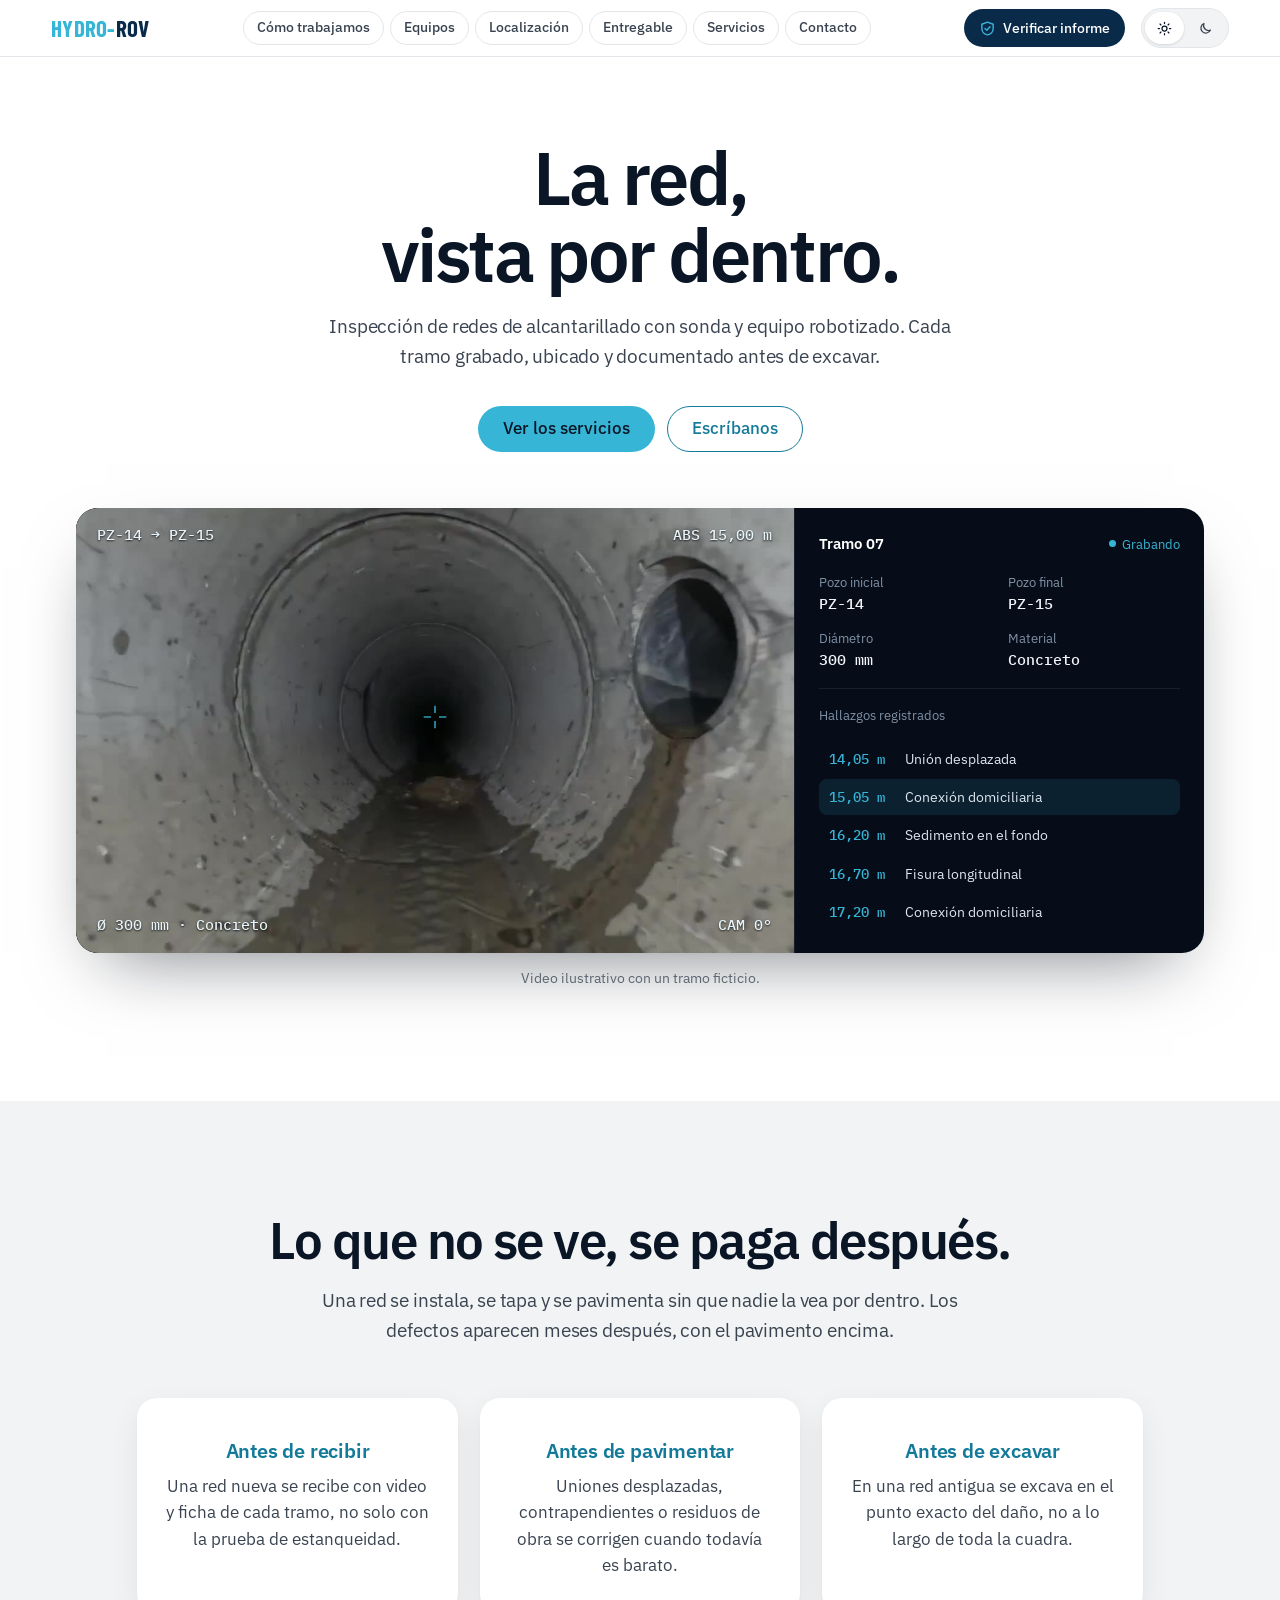
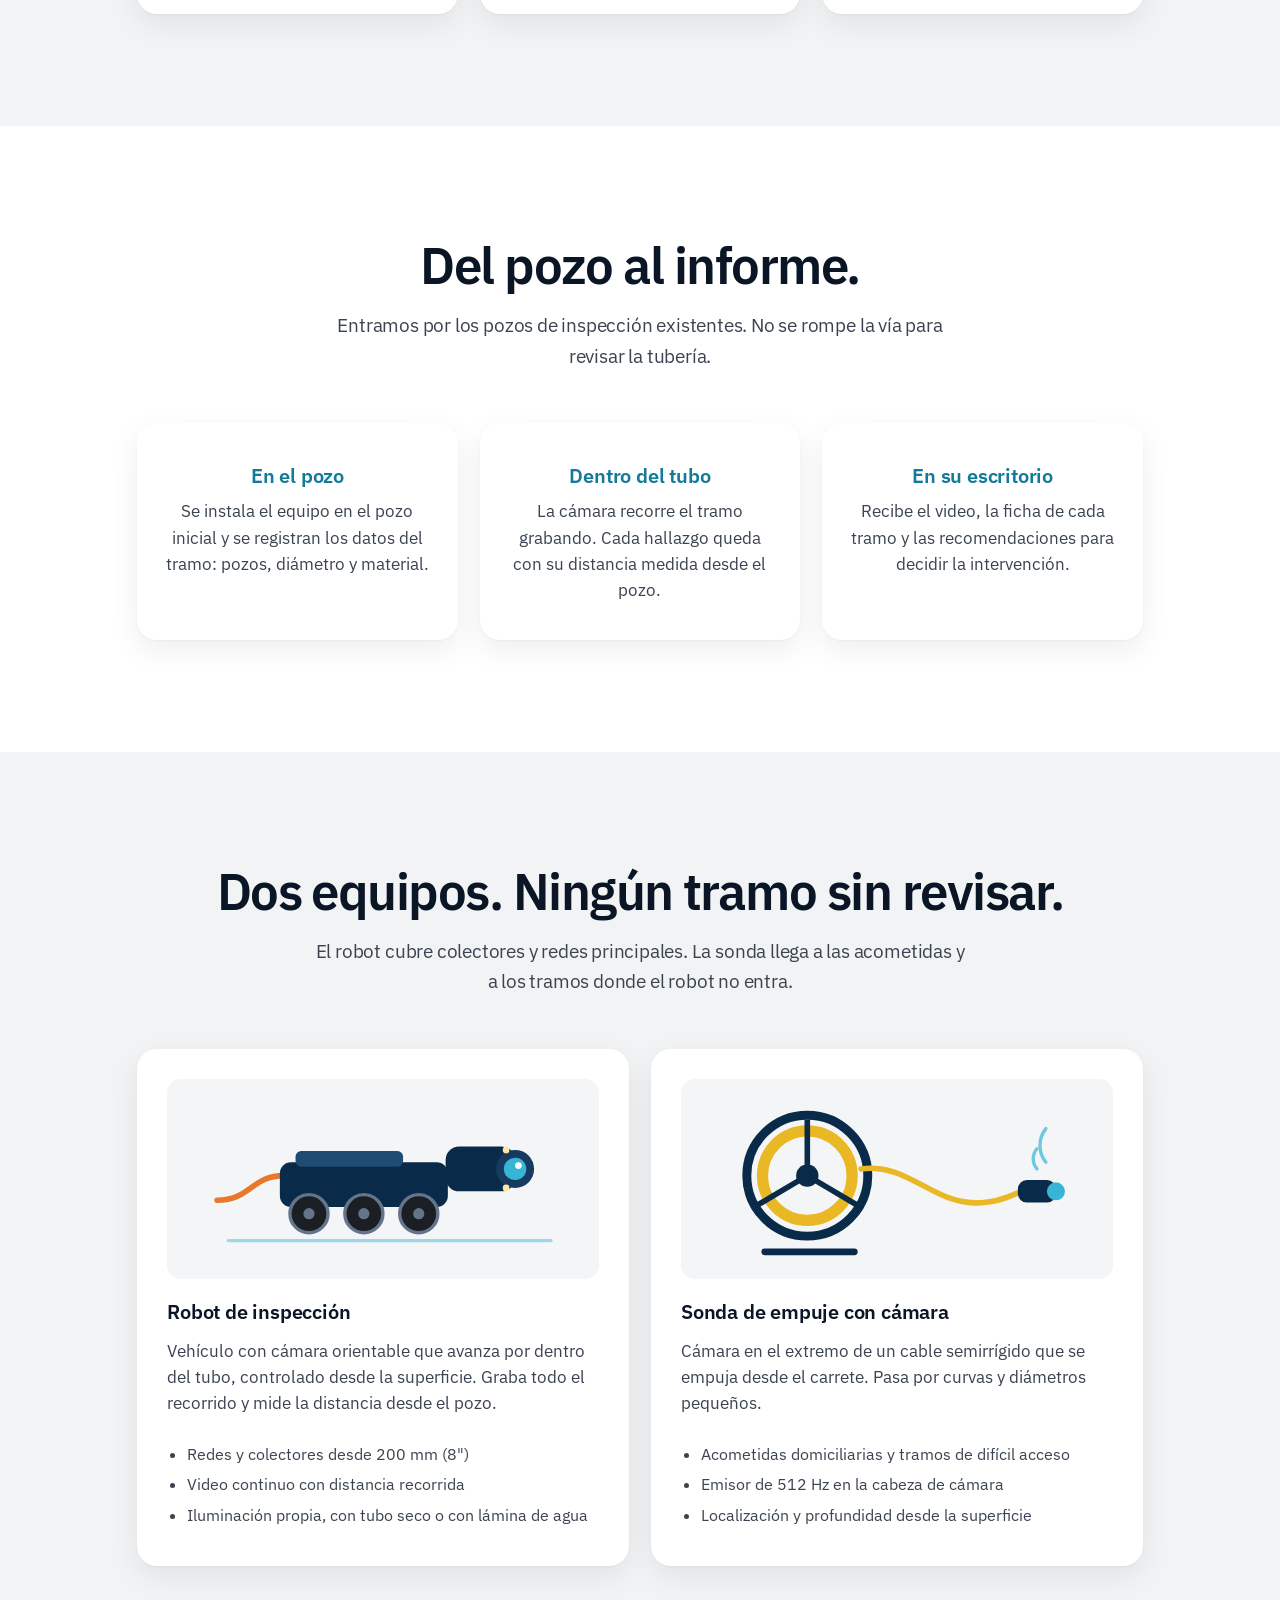
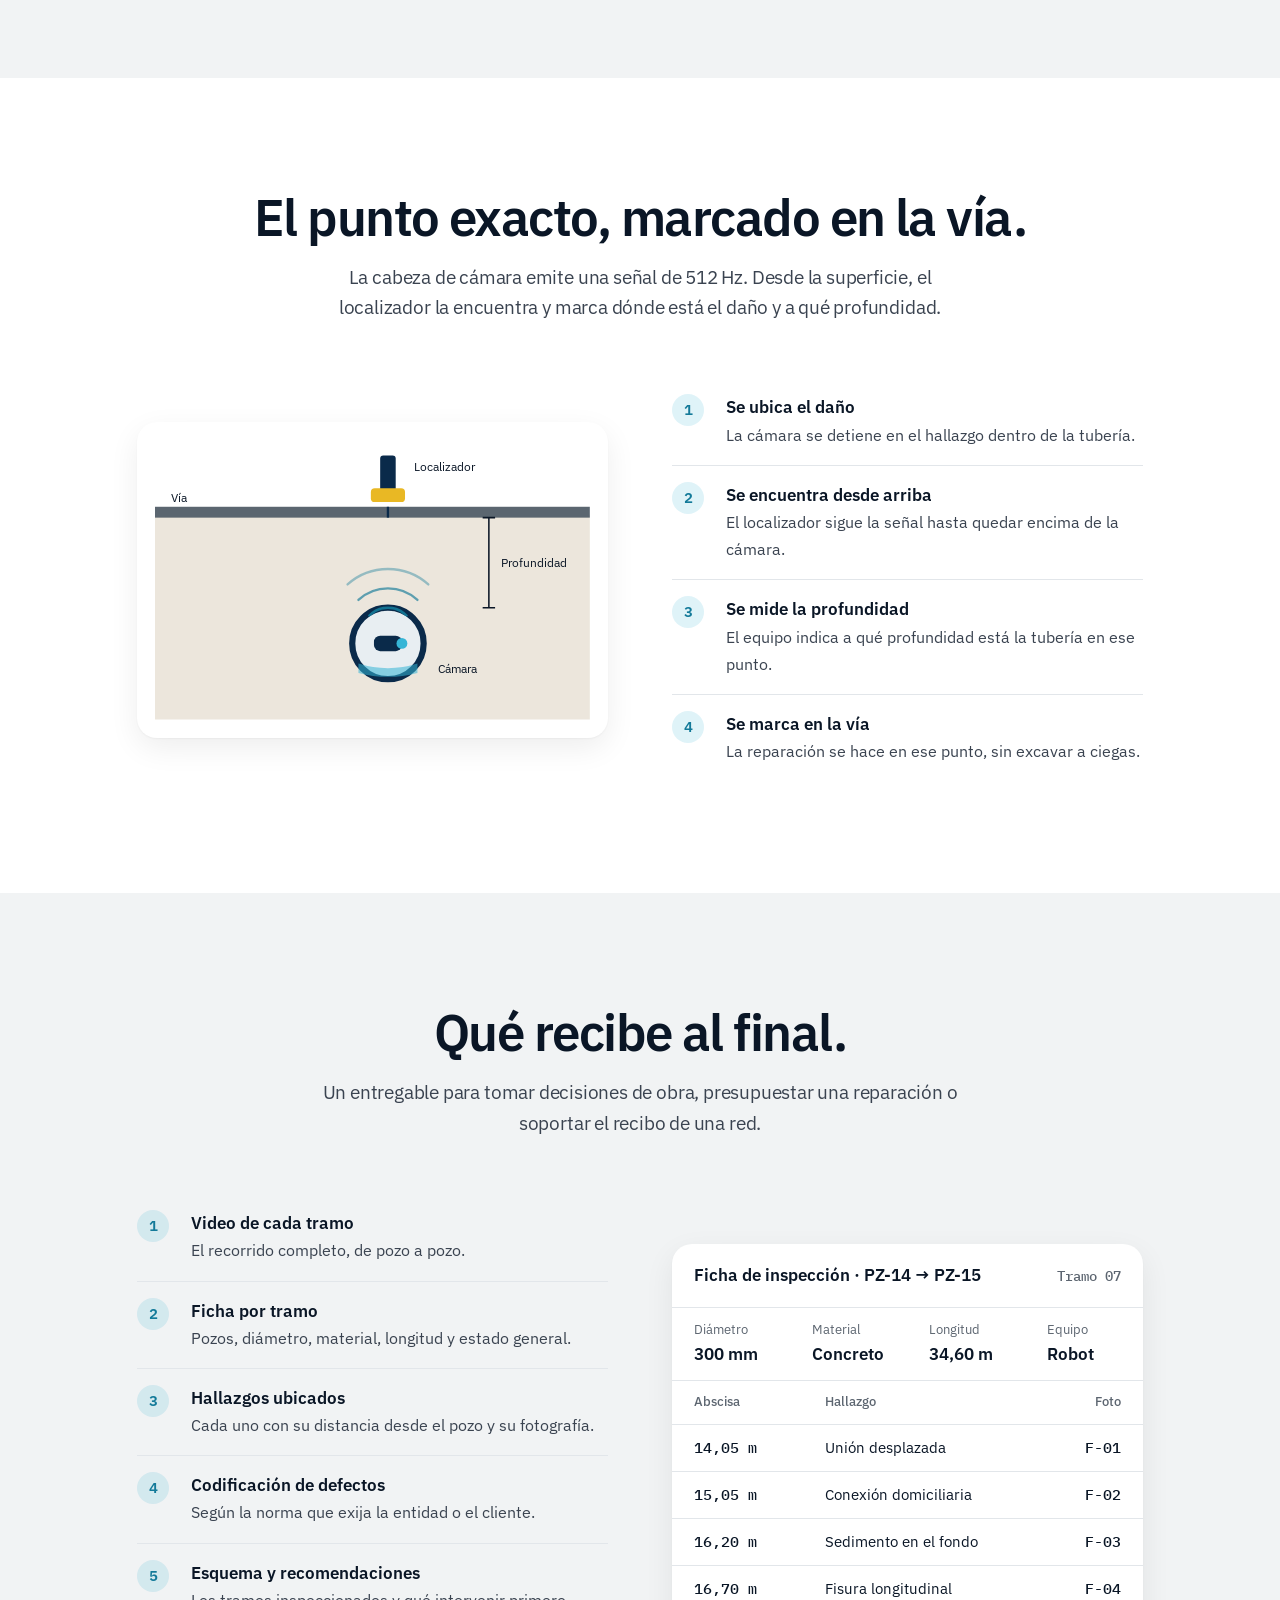
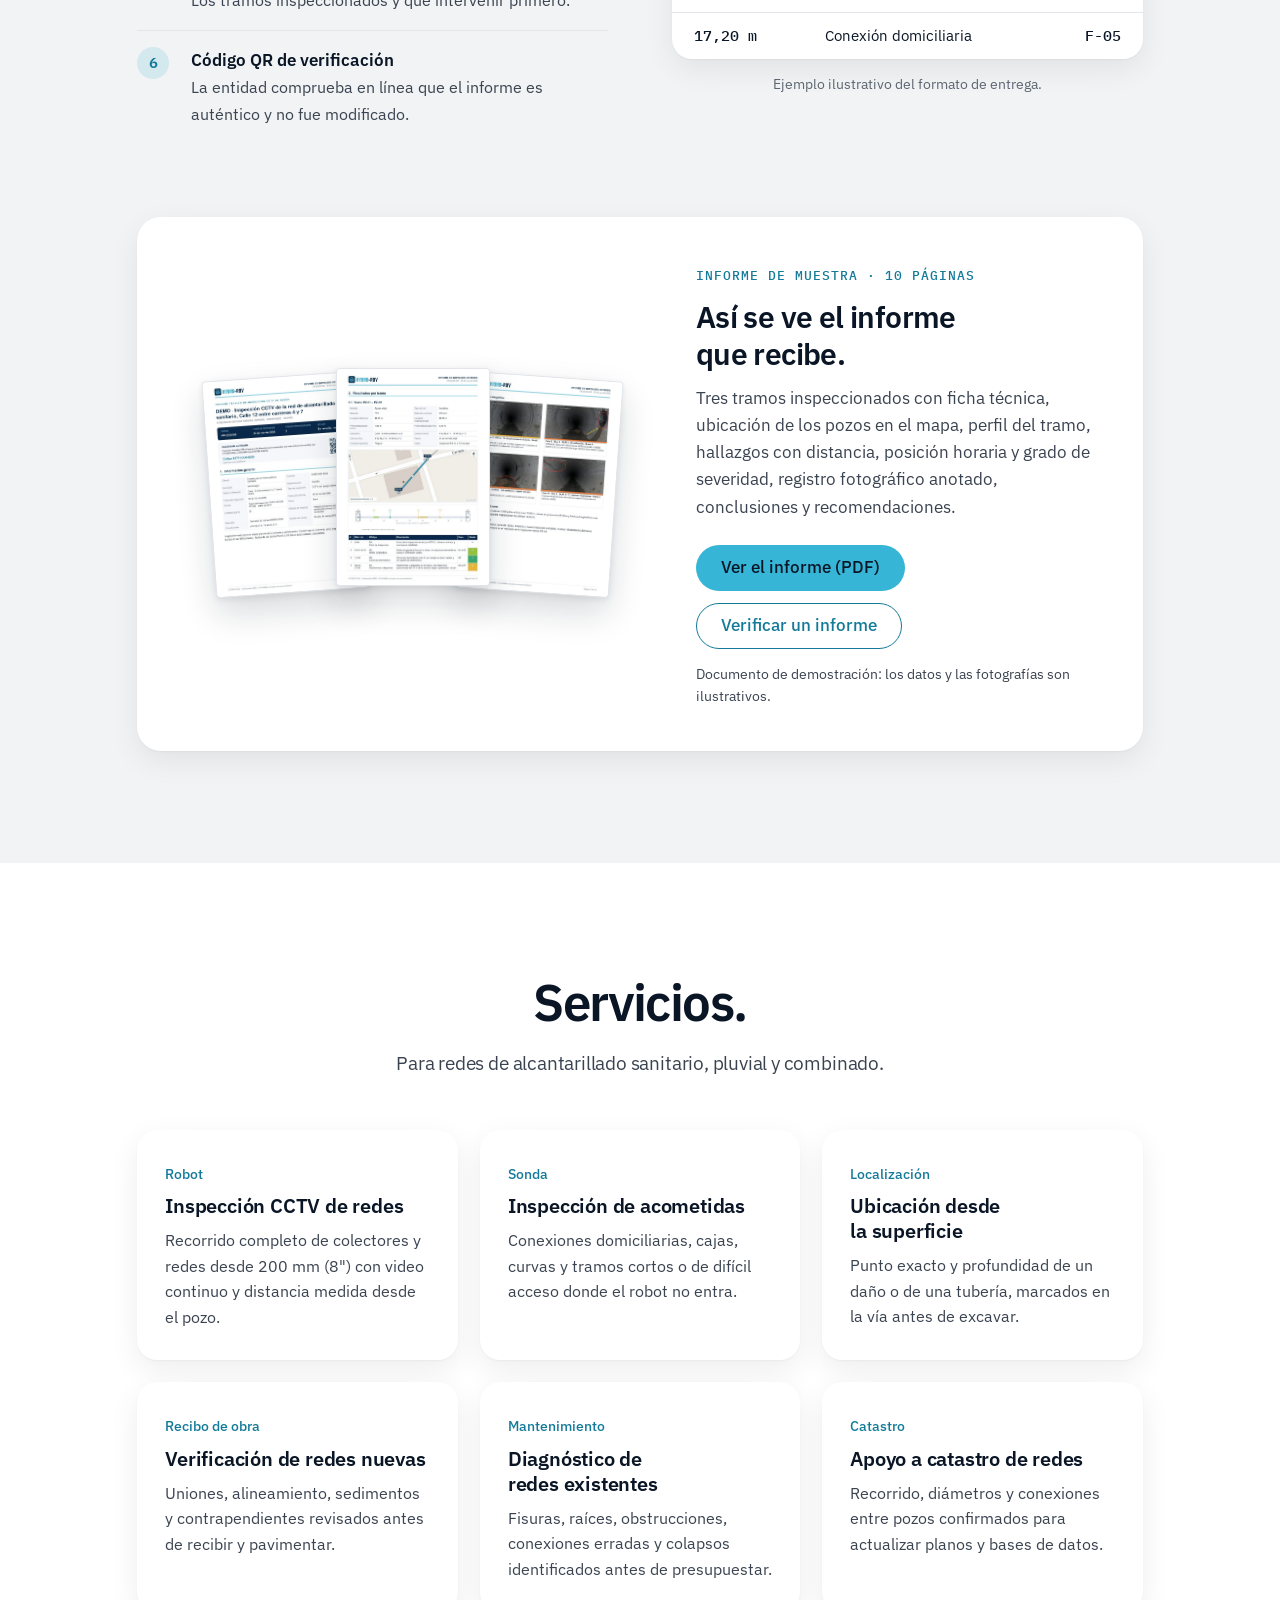
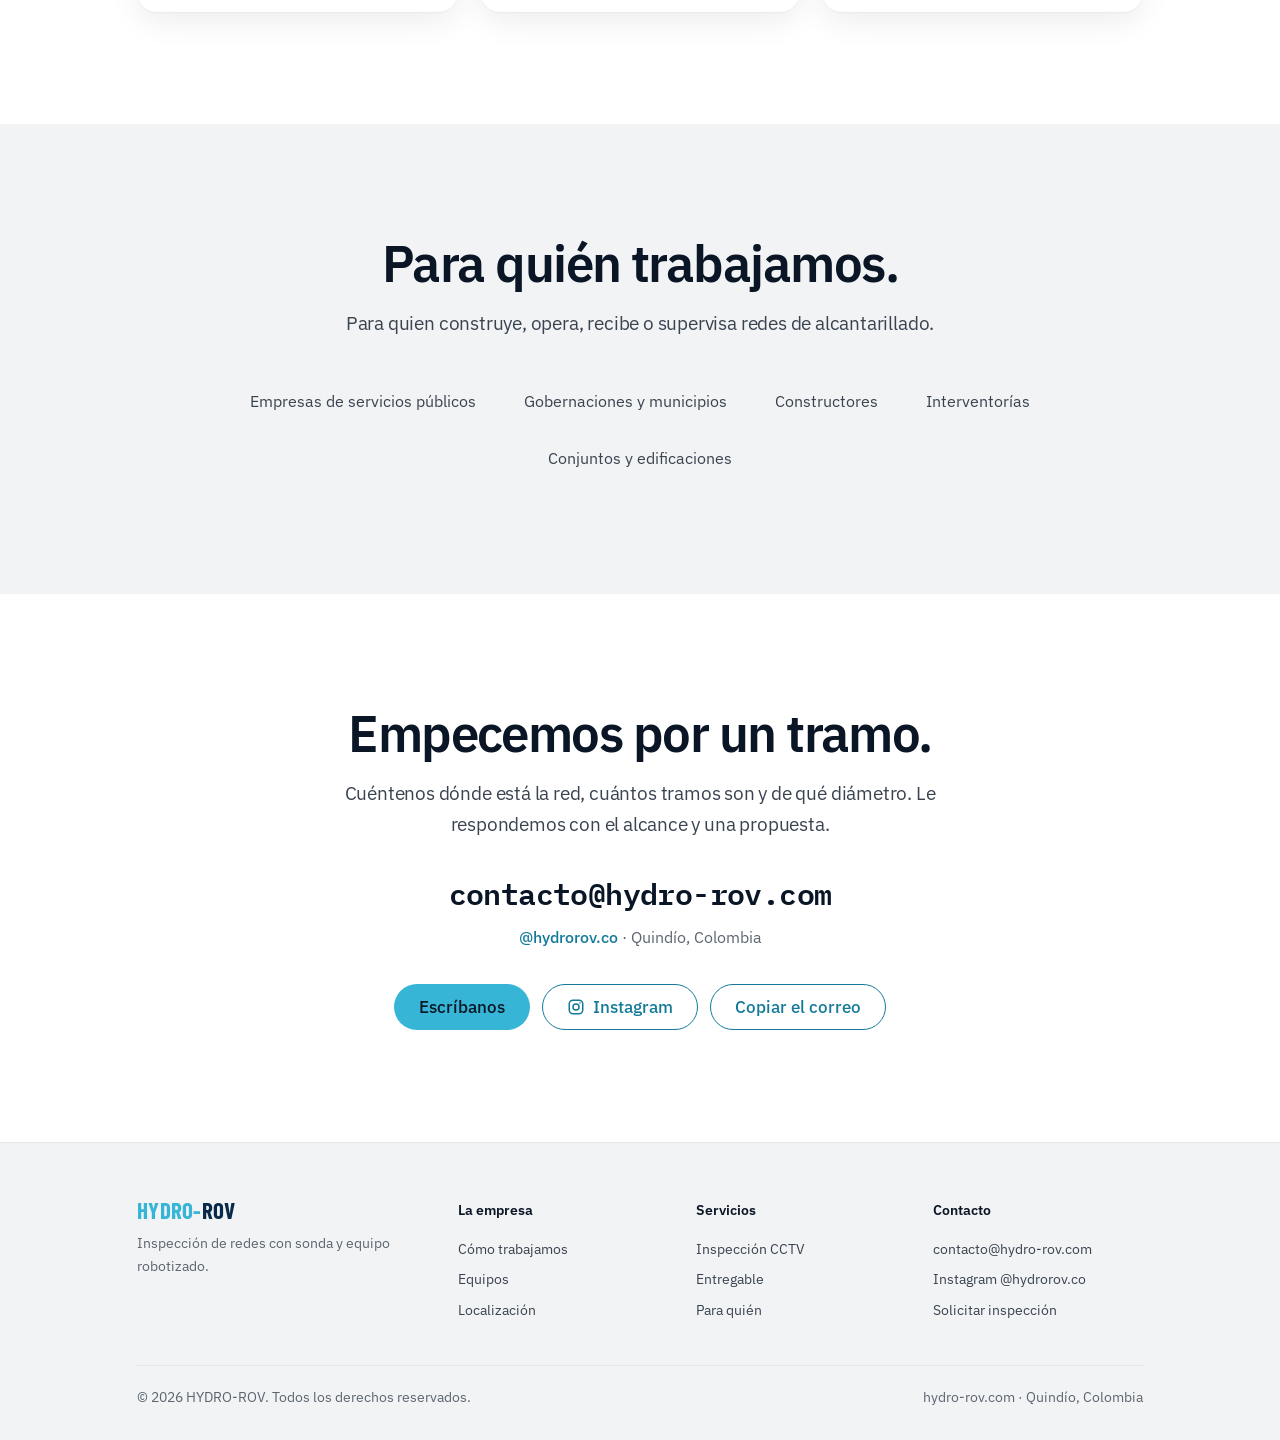
<file: index.html>
<!DOCTYPE html>
<html lang="es">
<head>
<meta charset="utf-8">
<meta name="viewport" content="width=device-width, initial-scale=1">
<title>HYDRO-ROV · Inspección de redes</title>
<meta name="description" content="HYDRO-ROV: inspección CCTV de redes de alcantarillado con sonda y equipo robotizado. Cada tramo grabado, ubicado y documentado. Quindío, Colombia.">
<meta property="og:title" content="HYDRO-ROV · La red, vista por dentro.">
<meta property="og:description" content="Inspección de redes de alcantarillado con sonda y equipo robotizado.">
<meta property="og:url" content="https://hydro-rov.com">
<meta name="theme-color" content="#0A1626">
<link rel="icon" href="data:image/svg+xml,%3Csvg xmlns='http://www.w3.org/2000/svg' viewBox='0 0 64 64'%3E%3Crect width='64' height='64' rx='14' fill='%230A2A4A'/%3E%3Ccircle cx='32' cy='32' r='19' fill='none' stroke='%2336B5D6' stroke-width='6'/%3E%3Cpath d='M17 40 Q32 33 47 40' fill='none' stroke='%2336B5D6' stroke-width='5' stroke-linecap='round'/%3E%3Ccircle cx='32' cy='29' r='5' fill='%23fff'/%3E%3C/svg%3E">
<link rel="preconnect" href="https://fonts.googleapis.com">
<link rel="preconnect" href="https://fonts.gstatic.com" crossorigin>
<link href="https://fonts.googleapis.com/css2?family=IBM+Plex+Sans:wght@400;500;600;700&family=IBM+Plex+Mono:wght@500&family=Barlow+Condensed:wght@700&display=swap" rel="stylesheet">
<style>
/* VOICE: sobrio, formal (usted), titulares cortos terminados en punto — la línea de info.eva-pmo.com.
   IDEA: la pantalla del operador CCTV: lo que la cámara ve dentro del tubo y los datos del tramo al lado.
   PICTURE: consola oscura con la vista del tubo; equipos y corte de la vía dibujados en tarjetas blancas.
   COLOUR and TYPE: blanco y gris claro alternos, tinta casi negra, cian y azul marino del logo; IBM Plex Sans.
   LAYOUT: secciones centradas, tarjetas blancas sobre gris, una evidencia grande por sección, pie en tres columnas. */
:root{color-scheme:light dark;
 --bg:light-dark(#FFFFFF,#070B14);--alt:light-dark(#F1F3F4,#0B111D);--tile:light-dark(#FFFFFF,#0F1727);
 --ink:light-dark(#0A1626,#E6EAF0);--sub:light-dark(#3A4350,#B4BECB);--mute:light-dark(#5C6570,#8C98A8);
 --line:light-dark(#E2E6EA,#1C2638);--teal:light-dark(#137A99,#5CC8E4);
 --cyan:#36B5D6;--navy:#0A2A4A;--console:#070D18;
 --shadow:0 1px 2px rgba(0,0,0,.04),0 10px 30px rgba(0,0,0,.07)}
:root[data-theme=light]{color-scheme:light}:root[data-theme=dark]{color-scheme:dark}
*{box-sizing:border-box;min-width:0}
html{scroll-behavior:smooth;scroll-padding-top:64px;overflow-x:clip}
body{margin:0;background:var(--bg);color:var(--ink);font:17px/1.6 "IBM Plex Sans",system-ui,-apple-system,"Segoe UI",Arial,sans-serif;overflow-x:clip;-webkit-font-smoothing:antialiased}
h1,h2,h3{margin:0;font-weight:600;text-wrap:balance}
h1{font-size:clamp(44px,7vw,74px);line-height:1.04;letter-spacing:-.035em}
h2{font-size:clamp(34px,4.6vw,51px);line-height:1.06;letter-spacing:-.03em}
h3{font-size:20px;line-height:1.25;letter-spacing:-.01em}
p{margin:0}a{color:inherit}
.wrap{max-width:1108px;margin:0 auto;padding:0 max(32px,4vw)}
.c{text-align:center}
.sec{padding:clamp(72px,9vw,112px) 0}
.sec.alt{background:var(--alt)}
.sub{font-size:19px;color:var(--sub);max-width:660px;margin:18px auto 0;letter-spacing:-.01em}
.mono{font-family:"IBM Plex Mono",ui-monospace,monospace;font-weight:500}
.note{font-size:14px;color:var(--mute);text-align:center;margin-top:14px}
.btns{display:flex;flex-wrap:wrap;gap:12px;justify-content:center;margin-top:34px}
.btn{display:inline-flex;align-items:center;justify-content:center;min-height:46px;padding:0 24px;border-radius:980px;font-family:inherit;font-weight:500;font-size:17px;line-height:1;text-decoration:none;cursor:pointer;border:1px solid transparent;transition:background .15s,border-color .15s}
.btn.pri{background:var(--cyan);color:#0A1626}.btn.pri:hover{background:#56C4E0}
.btn.gho{border-color:var(--teal);color:var(--teal);background:transparent}.btn.gho:hover{background:color-mix(in srgb,var(--teal) 8%,transparent)}
a:focus-visible,button:focus-visible{outline:3px solid var(--cyan);outline-offset:3px}

/* Barra */
header{position:sticky;top:0;z-index:30;border-bottom:1px solid var(--line)}
/* el vidrio esmerilado va en una capa aparte: un backdrop-filter en el propio header encierra el menú ☰ (position:fixed) dentro de los 56 px de la barra y no se ve */
header::before{content:"";position:absolute;inset:0;z-index:-1;background:color-mix(in srgb,var(--bg) 86%,transparent);backdrop-filter:saturate(180%) blur(14px);-webkit-backdrop-filter:saturate(180%) blur(14px)}
.bar{display:flex;align-items:center;justify-content:space-between;gap:16px;height:56px;max-width:1280px;margin:0 auto;padding:0 max(32px,4vw)}
.logo{font:700 23px/1 "Barlow Condensed",sans-serif;letter-spacing:.01em;text-decoration:none;white-space:nowrap}
.logo b{color:var(--cyan)}.logo span{color:light-dark(var(--navy),#fff)}
nav.main{display:flex;gap:6px;align-items:center}
/* cada sección es un botón (píldora); nunca se encogen ni se montan: si no caben, la barra pasa al menú ☰ */
nav.main a{flex:none;font-size:13.5px;font-weight:500;color:var(--sub);text-decoration:none;height:34px;padding:0 13px;display:inline-flex;align-items:center;border-radius:980px;border:1px solid var(--line);background:var(--tile);white-space:nowrap;transition:color .15s,border-color .15s,background .15s}
nav.main a:hover{color:var(--ink);border-color:color-mix(in srgb,var(--teal) 55%,var(--line));background:color-mix(in srgb,var(--cyan) 7%,var(--tile))}
/* Día/Noche solo con ícono: deja el espacio a las secciones */
.modo button span{display:none}.modo button{padding:0 10px}
.burger{display:none;width:44px;height:44px;border:0;background:transparent;color:var(--ink);border-radius:10px;cursor:pointer}
.velo{display:none}


/* Selector Día / Noche */
.modo{display:inline-flex;padding:3px;border-radius:980px;background:var(--alt);border:1px solid var(--line);gap:2px;margin-left:10px}
.modo button{border:0;background:transparent;color:var(--sub);font-family:inherit;font-weight:500;font-size:13px;line-height:1;padding:0 12px;height:32px;border-radius:980px;cursor:pointer;display:inline-flex;align-items:center;gap:6px}
.modo button[aria-pressed=true]{background:var(--tile);color:var(--ink);box-shadow:0 1px 3px rgba(0,0,0,.12)}
.modo svg{width:15px;height:15px}
.right{display:flex;align-items:center;gap:6px;flex:none}
.verif{flex:none;display:inline-flex;align-items:center;gap:7px;height:38px;padding:0 15px;border-radius:980px;background:var(--navy);color:#fff;text-decoration:none;font-size:14px;font-weight:500;white-space:nowrap}
:root[data-theme=dark] .verif,.verif:hover{background:#13406B}
@media (prefers-color-scheme:dark){:root:not([data-theme=light]) .verif{background:#13406B}}
.verif svg{width:17px;height:17px;color:var(--cyan)}
@media (max-width:820px){.verif{height:36px;padding:0 12px}}
@media (max-width:520px){.verif .vl{display:none}.modo button span{display:none}.modo button{padding:0 9px}}
@media (max-width:360px){.verif span{display:none}.verif{padding:0 10px}}
@media (max-width:820px){.modo{margin-left:0}.modo button{padding:0 10px;height:34px}}
@media (max-width:380px){.modo button span{display:none}}

/* Consola del héroe */
.hero{padding:clamp(64px,8vw,82px) 0 clamp(80px,10vw,112px)}
.console{margin:56px auto 0;max-width:1180px;padding:0 max(16px,2vw)}
.frame{background:var(--console);border-radius:22px;overflow:hidden;box-shadow:0 30px 70px -30px rgba(7,13,24,.55),0 0 0 1px rgba(255,255,255,.06);display:grid;grid-template-columns:minmax(0,1.75fr) minmax(0,1fr);color:#DCE6EF}
.cam{position:relative;background:#02070E;overflow:hidden;min-height:360px}
.cam video{position:absolute;inset:0;display:block;width:100%;height:100%;object-fit:cover;background:#02070E}
.hud{position:absolute;color:#E8F4FA;font-size:clamp(11px,1.35vw,15px);text-shadow:0 1px 2px rgba(0,0,0,.8);white-space:nowrap}
.hud.tl{top:3.5%;left:3%}.hud.tr{top:3.5%;right:3%}.hud.bl{bottom:3.5%;left:3%}.hud.br{bottom:3.5%;right:3%}
.cross{position:absolute;left:50%;top:47%;width:4.5%;min-width:26px;transform:translate(-50%,-50%);opacity:.85}
.hl li{transition:background .3s}
.panel{text-align:left;padding:24px 24px 22px;border-left:1px solid rgba(255,255,255,.07);display:flex;flex-direction:column;gap:16px;font-size:14px}
.panel .k{color:#7F92A6;font-size:12.5px}
.panel .v{font-size:15px;color:#F2F6FA;white-space:nowrap}
.pgrid{display:grid;grid-template-columns:1fr 1fr;gap:12px 16px;padding-bottom:16px;border-bottom:1px solid rgba(255,255,255,.08)}
.pttl{display:flex;justify-content:space-between;align-items:center;gap:10px}
.pttl b{font-weight:600;font-size:15px;color:#fff}
.live{display:inline-flex;align-items:center;gap:6px;color:var(--cyan);font-size:12.5px}
.live i{width:7px;height:7px;border-radius:50%;background:var(--cyan);animation:blink 1.6s steps(1) infinite}
@keyframes blink{50%{opacity:0}}
.hl{list-style:none;margin:0;padding:0;display:flex;flex-direction:column;gap:2px}
.hl li{display:grid;grid-template-columns:66px minmax(0,1fr);gap:10px;padding:7px 10px;border-radius:8px}
.hl li.on{background:rgba(54,181,214,.12)}
.hl .a{color:var(--cyan);white-space:nowrap}

/* Tarjetas */
.tiles{display:grid;gap:22px;margin-top:52px}
.t3{grid-template-columns:repeat(3,minmax(0,1fr))}
.t2{grid-template-columns:repeat(2,minmax(0,1fr))}
.tile{background:var(--tile);border-radius:20px;padding:40px 28px 36px;box-shadow:var(--shadow)}
.tile.c h3{color:var(--teal);margin-bottom:10px}
.tile p{color:var(--sub);font-size:16.5px}
.tile.eq{padding:30px 30px 32px;display:flex;flex-direction:column;gap:14px}
.tile.eq svg{width:100%;height:auto;max-height:200px;margin-bottom:6px;background:#F3F5F7;border-radius:14px;padding:16px}
.tile ul{margin:6px 0 0;padding-left:20px;color:var(--sub);font-size:16px}.tile li{margin:5px 0}

/* Lista numerada */
.split{display:grid;grid-template-columns:minmax(0,1fr) minmax(0,1fr);gap:clamp(32px,5vw,64px);align-items:center;margin-top:56px}
.nums{list-style:none;margin:0;padding:0;counter-reset:n}
.nums li{counter-increment:n;display:grid;grid-template-columns:40px minmax(0,1fr);gap:14px;padding:16px 0;border-top:1px solid var(--line)}
.nums li:first-child{border-top:0}
.nums li::before{content:counter(n);width:32px;height:32px;border-radius:50%;background:color-mix(in srgb,var(--cyan) 16%,transparent);color:var(--teal);font-weight:600;font-size:15px;display:grid;place-items:center}
.nums b{display:block;font-weight:600;font-size:17px}
.nums span{color:var(--sub);font-size:16px}

/* Corte de vía */
.corte{background:#FFFFFF;border-radius:20px;box-shadow:var(--shadow);padding:18px}
.corte svg{display:block;width:100%;height:auto}

/* Ficha */
.muestra{display:grid;grid-template-columns:minmax(0,1.15fr) minmax(0,1fr);gap:clamp(28px,4vw,56px);align-items:center;margin-top:72px;background:var(--tile);border-radius:24px;box-shadow:var(--shadow);padding:clamp(24px,4vw,44px)}
.hojas{display:flex;justify-content:center;align-items:flex-end;padding:10px 0 4px;text-decoration:none}
.hojas img{width:44%;height:auto;border-radius:4px;border:1px solid var(--line);background:#fff;box-shadow:0 2px 6px rgba(0,0,0,.08),0 16px 34px rgba(10,22,38,.16);transition:transform .35s ease}
.hojas img:nth-child(1){transform:rotate(-4deg) translateX(18%);z-index:1}
.hojas img:nth-child(2){transform:translateY(-10px);z-index:3}
.hojas img:nth-child(3){transform:rotate(4deg) translateX(-18%);z-index:2}
.hojas:hover img:nth-child(1){transform:rotate(-6deg) translateX(8%)}
.hojas:hover img:nth-child(3){transform:rotate(6deg) translateX(-8%)}
.hojas img{position:relative}
.m-txt small{color:var(--teal);font-size:12.5px;letter-spacing:.08em}
.m-txt h3{font-size:clamp(24px,2.6vw,30px);margin:10px 0 12px;letter-spacing:-.02em}
.m-txt p{color:var(--sub)}
.m-txt .btns{justify-content:flex-start;margin-top:24px}
.m-txt .note{text-align:left}
@media (max-width:820px){.muestra{grid-template-columns:minmax(0,1fr);margin-top:56px}.m-txt{text-align:center}.m-txt .btns{justify-content:center}.m-txt .note{text-align:center}}
@media (prefers-reduced-motion:reduce){.hojas img{transition:none}}
.ficha{background:var(--tile);border-radius:20px;box-shadow:var(--shadow);overflow:hidden}
.ficha .top{padding:18px 22px;border-bottom:1px solid var(--line);display:flex;justify-content:space-between;gap:10px;flex-wrap:wrap;align-items:baseline}
.ficha .top b{font-weight:600}.ficha .top span{color:var(--mute);font-size:14px;white-space:nowrap}
.datos{display:grid;grid-template-columns:repeat(4,minmax(0,1fr));border-bottom:1px solid var(--line)}
.datos div{padding:12px 22px}.datos small{display:block;color:var(--mute);font-size:13px}.datos b{font-weight:600;white-space:nowrap}
table{width:100%;border-collapse:collapse;font-size:15px}
th,td{text-align:left;padding:11px 22px;border-bottom:1px solid var(--line)}
th{font-size:13px;color:var(--mute);font-weight:500}
td.n{text-align:right;white-space:nowrap}tr:last-child td{border-bottom:0}

/* Servicios */
.srv{background:var(--tile);border-radius:20px;box-shadow:var(--shadow);padding:30px 28px 30px}
.srv small{color:var(--teal);font-size:14px;font-weight:500}
.srv h3{margin:6px 0 10px}
.srv p{color:var(--sub);font-size:16px}

/* Clientes */
.clientes{display:flex;flex-wrap:wrap;justify-content:center;gap:12px;margin-top:40px}
.clientes span{padding:10px 18px;border-radius:980px;background:var(--alt);color:var(--sub);font-size:16px}

/* Contacto */
.mail{font-size:clamp(22px,3vw,30px);font-weight:600;letter-spacing:-.02em;margin-top:30px;overflow-wrap:anywhere}
.lugar{color:var(--mute);margin-top:8px;font-size:16px}

.btn.ig{gap:8px}
.handle{color:var(--teal);text-decoration:none;font-weight:500}.handle:hover{text-decoration:underline}
/* Pie */
footer{background:var(--alt);border-top:1px solid var(--line);padding:56px 0 32px;font-size:14px;color:var(--mute)}
.cols{display:grid;grid-template-columns:1.4fr 1fr 1fr 1fr;gap:28px}
.cols h4{margin:0 0 12px;font-size:14px;font-weight:600;color:var(--ink)}
.cols a{display:block;text-decoration:none;color:var(--sub);padding:4px 0}.cols a:hover{color:var(--ink)}
.legal{margin-top:40px;padding-top:20px;border-top:1px solid var(--line);display:flex;flex-wrap:wrap;justify-content:space-between;gap:10px}

/* Aparición */
.rv{opacity:0;transform:translateY(18px);transition:opacity .7s ease,transform .7s ease}
.rv.in{opacity:1;transform:none}
@media (prefers-reduced-motion:reduce){.rv{opacity:1;transform:none;transition:none}.live i{animation:none}html{scroll-behavior:auto}}

@media (max-width:980px){
 .frame{grid-template-columns:minmax(0,1fr)}
 .cam{aspect-ratio:15/8;min-height:0}
 .panel{border-left:0;border-top:1px solid rgba(255,255,255,.07)}
 .t3{grid-template-columns:minmax(0,1fr)}
 .split{grid-template-columns:minmax(0,1fr)}
 .cols{grid-template-columns:1fr 1fr}
}
/* Celular y tableta: menú ☰ con velo (por debajo de 1040 px el menú completo no cabe junto al botón Verificar) */
@media (max-width:1040px){
 .burger{display:grid;place-items:center}
 nav.main{position:fixed;top:56px;right:0;bottom:0;width:min(300px,84vw);flex-direction:column;align-items:stretch;gap:8px;padding:16px;background:var(--bg);border-left:1px solid var(--line);transform:translateX(100%);visibility:hidden;transition:transform .25s ease,visibility 0s linear .25s;z-index:40;overflow-y:auto}
 nav.main a{font-size:16.5px;height:48px;padding:0 18px;color:var(--ink);border-radius:14px}
 body.menu nav.main{transform:none;visibility:visible;transition:transform .25s ease}
 body.menu .velo{display:block;position:fixed;inset:56px 0 0;background:rgba(7,11,20,.45);z-index:35}
}
/* también cuando el menú completo no cabe (zoom del navegador, fuentes grandes): lo decide el script */
 body.estrecho .burger{display:grid;place-items:center}
 body.estrecho nav.main{position:fixed;top:56px;right:0;bottom:0;width:min(300px,84vw);flex-direction:column;align-items:stretch;gap:8px;padding:16px;background:var(--bg);border-left:1px solid var(--line);transform:translateX(100%);visibility:hidden;transition:transform .25s ease,visibility 0s linear .25s;z-index:40;overflow-y:auto}
 body.estrecho nav.main a{font-size:16.5px;height:48px;padding:0 18px;color:var(--ink);border-radius:14px}
 body.estrecho.menu nav.main{transform:none;visibility:visible;transition:transform .25s ease}
 body.estrecho.menu .velo{display:block;position:fixed;inset:56px 0 0;background:rgba(7,11,20,.45);z-index:35}
@media (max-width:820px){
 .t2{grid-template-columns:minmax(0,1fr)}
 .datos{grid-template-columns:repeat(2,minmax(0,1fr))}
}
@media (max-width:600px){
 .wrap,.bar{padding:0 20px}
 .tile{padding:30px 22px 28px}
 th,td{padding:10px 14px}.datos div{padding:10px 14px}
 .btns .btn{flex:1 1 100%}
 .cols{grid-template-columns:1fr}
 .hl li{grid-template-columns:60px minmax(0,1fr)}
}
/* Celular acostado: se resuelve por altura */
@media (max-height:560px) and (orientation:landscape){
 .hero{padding:36px 0 48px}h1{font-size:clamp(34px,5vw,48px)}
 .sub{font-size:17px;margin-top:12px}.btns{margin-top:20px}
 .console{margin-top:32px}
 .frame{grid-template-columns:minmax(0,1.5fr) minmax(0,1fr)}
 .panel{border-top:0;border-left:1px solid rgba(255,255,255,.07)}
 .cam{aspect-ratio:auto;min-height:240px}
 .sec{padding:48px 0}
 nav.main{gap:6px;padding:10px 14px}nav.main a{height:40px;font-size:15.5px}
}
</style>
</head>
<body>

<header>
 <div class="bar">
  <a class="logo" href="#inicio" aria-label="HYDRO-ROV, inicio"><b>HYDRO-</b><span>ROV</span></a>
  <nav class="main" id="menu" aria-label="Secciones">
   <a href="#como">Cómo trabajamos</a>
   <a href="#equipos">Equipos</a>
   <a href="#localizacion">Localización</a>
   <a href="#entregable">Entregable</a>
   <a href="#servicios">Servicios</a>
   <a href="#contacto">Contacto</a>
  </nav>
  <div class="right">
  <a class="verif" href="verificar/" target="_blank" rel="noopener" title="Comprobar la autenticidad de un informe emitido por HYDRO-ROV"><svg viewBox="0 0 24 24" fill="none" stroke="currentColor" stroke-width="2" stroke-linecap="round" stroke-linejoin="round"><path d="M12 3l8 3v6c0 4.5-3.4 8.3-8 9-4.6-.7-8-4.5-8-9V6z"/><path d="M8.5 12l2.5 2.5 4.5-5"/></svg><span>Verificar <span class="vl">informe</span></span></a>
  <div class="modo" role="group" aria-label="Vista de la página">
   <button type="button" data-m="light" aria-pressed="true" aria-label="Vista de día" title="Día"><svg viewBox="0 0 24 24" fill="none" stroke="currentColor" stroke-width="2" stroke-linecap="round"><circle cx="12" cy="12" r="4"/><path d="M12 2v2M12 20v2M4.9 4.9l1.4 1.4M17.7 17.7l1.4 1.4M2 12h2M20 12h2M4.9 19.1l1.4-1.4M17.7 6.3l1.4-1.4"/></svg><span>Día</span></button>
   <button type="button" data-m="dark" aria-pressed="false" aria-label="Vista de noche" title="Noche"><svg viewBox="0 0 24 24" fill="none" stroke="currentColor" stroke-width="2" stroke-linecap="round" stroke-linejoin="round"><path d="M20 14.5A8 8 0 0 1 9.5 4a8 8 0 1 0 10.5 10.5z"/></svg><span>Noche</span></button>
  </div>
  <button class="burger" id="burger" type="button" aria-label="Abrir menú" aria-expanded="false" aria-controls="menu">
   <svg width="24" height="24" viewBox="0 0 24 24" fill="none" stroke="currentColor" stroke-width="2" stroke-linecap="round"><path d="M4 7h16M4 12h16M4 17h16"/></svg>
  </button>
  </div>
 </div>
 <div class="velo" id="velo"></div>
</header>

<main>
<section class="hero c" id="inicio">
 <div class="wrap">
  <h1>La red,<br>vista por dentro.</h1>
  <p class="sub">Inspección de redes de alcantarillado con sonda y equipo robotizado. Cada tramo grabado, ubicado y documentado antes de excavar.</p>
  <div class="btns">
   <a class="btn pri" href="#servicios">Ver los servicios</a>
   <a class="btn gho" href="#contacto">Escríbanos</a>
  </div>
 </div>
 <div class="console rv">
  <div class="frame">
   <div class="cam">
    <video id="vid" src="media/tramo.mp4" poster="media/tramo-poster.jpg" muted autoplay loop playsinline preload="auto" aria-label="Recorrido real de la cámara dentro de una tubería de concreto: uniones, conexiones domiciliarias, sedimento y una fisura"></video>
    <div class="hud tl mono">PZ-14 → PZ-15</div>
    <div class="hud tr mono" id="abs">ABS 0,00 m</div>
    <div class="hud bl mono">Ø 300 mm · Concreto</div>
    <div class="hud br mono">CAM 0°</div>
    <svg class="cross" viewBox="0 0 40 40" aria-hidden="true"><path d="M20 6v9M20 25v9M6 20h9M25 20h9" stroke="#36B5D6" stroke-width="2" fill="none"/></svg>
   </div>
   <aside class="panel" aria-label="Datos del tramo">
    <div class="pttl"><b>Tramo 07</b><span class="live"><i></i>Grabando</span></div>
    <div class="pgrid">
     <div><div class="k">Pozo inicial</div><div class="v mono">PZ-14</div></div>
     <div><div class="k">Pozo final</div><div class="v mono">PZ-15</div></div>
     <div><div class="k">Diámetro</div><div class="v mono">300 mm</div></div>
     <div><div class="k">Material</div><div class="v mono">Concreto</div></div>
    </div>
    <div class="k">Hallazgos registrados</div>
    <ul class="hl" id="hl"></ul>
   </aside>
  </div>
  <p class="note">Video ilustrativo con un tramo ficticio.</p>
 </div>
</section>

<section class="sec alt" id="porque">
 <div class="wrap c">
  <h2>Lo que no se ve, se paga después.</h2>
  <p class="sub">Una red se instala, se tapa y se pavimenta sin que nadie la vea por dentro. Los defectos aparecen meses después, con el pavimento encima.</p>
  <div class="tiles t3">
   <div class="tile c rv"><h3>Antes de recibir</h3><p>Una red nueva se recibe con video y ficha de cada tramo, no solo con la prueba de estanqueidad.</p></div>
   <div class="tile c rv"><h3>Antes de pavimentar</h3><p>Uniones desplazadas, contrapendientes o residuos de obra se corrigen cuando todavía es barato.</p></div>
   <div class="tile c rv"><h3>Antes de excavar</h3><p>En una red antigua se excava en el punto exacto del daño, no a lo largo de toda la cuadra.</p></div>
  </div>
 </div>
</section>

<section class="sec" id="como">
 <div class="wrap c">
  <h2>Del pozo al informe.</h2>
  <p class="sub">Entramos por los pozos de inspección existentes. No se rompe la vía para revisar la tubería.</p>
  <div class="tiles t3">
   <div class="tile c rv"><h3>En el pozo</h3><p>Se instala el equipo en el pozo inicial y se registran los datos del tramo: pozos, diámetro y material.</p></div>
   <div class="tile c rv"><h3>Dentro del tubo</h3><p>La cámara recorre el tramo grabando. Cada hallazgo queda con su distancia medida desde el pozo.</p></div>
   <div class="tile c rv"><h3>En su escritorio</h3><p>Recibe el video, la ficha de cada tramo y las recomendaciones para decidir la intervención.</p></div>
  </div>
 </div>
</section>

<section class="sec alt" id="equipos">
 <div class="wrap c">
  <h2>Dos equipos. Ningún tramo sin revisar.</h2>
  <p class="sub">El robot cubre colectores y redes principales. La sonda llega a las acometidas y a los tramos donde el robot no entra.</p>
  <div class="tiles t2" style="text-align:left">
   <article class="tile eq rv">
    <svg viewBox="0 0 320 150" aria-hidden="true">
     <path d="M12 94 C42 94 42 72 72 72" fill="none" stroke="#E8782A" stroke-width="5" stroke-linecap="round"/>
     <rect x="68" y="60" width="150" height="40" rx="10" fill="#0A2A4A"/>
     <rect x="82" y="50" width="96" height="14" rx="5" fill="#1E4C74"/>
     <rect x="216" y="46" width="62" height="40" rx="12" fill="#0A2A4A"/>
     <circle cx="278" cy="66" r="17" fill="#173B5E"/><circle cx="278" cy="66" r="10" fill="#36B5D6"/><circle cx="281" cy="63" r="3" fill="#fff"/>
     <g fill="#FFE7A0"><circle cx="270" cy="49" r="3"/><circle cx="270" cy="83" r="3"/></g>
     <g fill="#1B1F24" stroke="#64748B" stroke-width="3"><circle cx="94" cy="106" r="17"/><circle cx="143" cy="106" r="17"/><circle cx="192" cy="106" r="17"/></g>
     <g fill="#64748B"><circle cx="94" cy="106" r="5"/><circle cx="143" cy="106" r="5"/><circle cx="192" cy="106" r="5"/></g>
     <path d="M22 130 H310" stroke="#36B5D6" stroke-width="3" stroke-linecap="round" opacity=".45"/>
    </svg>
    <h3>Robot de inspección</h3>
    <p>Vehículo con cámara orientable que avanza por dentro del tubo, controlado desde la superficie. Graba todo el recorrido y mide la distancia desde el pozo.</p>
    <ul><li>Redes y colectores desde 200 mm (8")</li><li>Video continuo con distancia recorrida</li><li>Iluminación propia, con tubo seco o con lámina de agua</li></ul>
   </article>
   <article class="tile eq rv">
    <svg viewBox="0 0 320 150" aria-hidden="true">
     <circle cx="80" cy="72" r="54" fill="none" stroke="#0A2A4A" stroke-width="8"/>
     <circle cx="80" cy="72" r="40" fill="none" stroke="#E9B824" stroke-width="10"/>
     <circle cx="80" cy="72" r="10" fill="#0A2A4A"/>
     <path d="M80 72 L80 22 M80 72 L124 98 M80 72 L36 98" stroke="#0A2A4A" stroke-width="5"/>
     <path d="M128 66 C172 60 192 100 238 96 C258 94 264 88 272 86" fill="none" stroke="#E9B824" stroke-width="5" stroke-linecap="round"/>
     <rect x="268" y="76" width="34" height="20" rx="8" fill="#0A2A4A"/><circle cx="302" cy="86" r="8" fill="#36B5D6"/>
     <g fill="none" stroke="#36B5D6" stroke-width="3" stroke-linecap="round" opacity=".7"><path d="M285 66 a14 14 0 0 1 0 -18"/><path d="M293 60 a24 24 0 0 1 0 -30"/></g>
     <path d="M42 140 H122" stroke="#0A2A4A" stroke-width="6" stroke-linecap="round"/>
    </svg>
    <h3>Sonda de empuje con cámara</h3>
    <p>Cámara en el extremo de un cable semirrígido que se empuja desde el carrete. Pasa por curvas y diámetros pequeños.</p>
    <ul><li>Acometidas domiciliarias y tramos de difícil acceso</li><li>Emisor de 512 Hz en la cabeza de cámara</li><li>Localización y profundidad desde la superficie</li></ul>
   </article>
  </div>
 </div>
</section>

<section class="sec" id="localizacion">
 <div class="wrap">
  <div class="c">
   <h2>El punto exacto, marcado en la vía.</h2>
   <p class="sub">La cabeza de cámara emite una señal de 512 Hz. Desde la superficie, el localizador la encuentra y marca dónde está el daño y a qué profundidad.</p>
  </div>
  <div class="split">
   <div class="corte rv">
    <svg viewBox="0 0 560 360" role="img" aria-label="Corte de la vía: tubería enterrada con la cámara emitiendo señal hacia el localizador en la superficie">
     <rect x="0" y="0" width="560" height="96" fill="none"/>
     <rect x="0" y="96" width="560" height="264" fill="#C9B79A" opacity=".35"/>
     <rect x="0" y="86" width="560" height="14" fill="#5B6670"/>
     <circle cx="300" cy="262" r="46" fill="#E8EEF2" stroke="#0A2A4A" stroke-width="8"/>
     <path d="M262 288 Q300 300 338 288 L338 300 Q300 310 262 300Z" fill="#36B5D6" opacity=".55"/>
     <rect x="282" y="252" width="36" height="20" rx="8" fill="#0A2A4A"/><circle cx="318" cy="262" r="7" fill="#36B5D6"/>
     <g fill="none" stroke="#137A99" stroke-width="3" stroke-linecap="round">
      <path d="M276 226 a34 34 0 0 1 48 0" opacity=".9"/><path d="M262 206 a56 56 0 0 1 76 0" opacity=".65"/><path d="M248 186 a78 78 0 0 1 104 0" opacity=".4"/>
     </g>
     <rect x="290" y="20" width="20" height="50" rx="4" fill="#0A2A4A"/>
     <rect x="278" y="62" width="44" height="18" rx="5" fill="#E9B824"/>
     <path d="M300 86 V100" stroke="#0A2A4A" stroke-width="3"/>
     <g stroke="#0A1626" stroke-width="2" fill="none"><path d="M430 100 V216"/><path d="M422 100 H438 M422 216 H438"/></g>
     <g font-family="IBM Plex Sans, sans-serif" font-size="16" fill="#0A1626">
      <text x="334" y="40">Localizador</text>
      <text x="446" y="164">Profundidad</text>
      <text x="20" y="80">Vía</text>
      <text x="364" y="300">Cámara</text>
     </g>
    </svg>
   </div>
   <ol class="nums">
    <li><div><b>Se ubica el daño</b><span>La cámara se detiene en el hallazgo dentro de la tubería.</span></div></li>
    <li><div><b>Se encuentra desde arriba</b><span>El localizador sigue la señal hasta quedar encima de la cámara.</span></div></li>
    <li><div><b>Se mide la profundidad</b><span>El equipo indica a qué profundidad está la tubería en ese punto.</span></div></li>
    <li><div><b>Se marca en la vía</b><span>La reparación se hace en ese punto, sin excavar a ciegas.</span></div></li>
   </ol>
  </div>
 </div>
</section>

<section class="sec alt" id="entregable">
 <div class="wrap">
  <div class="c">
   <h2>Qué recibe al final.</h2>
   <p class="sub">Un entregable para tomar decisiones de obra, presupuestar una reparación o soportar el recibo de una red.</p>
  </div>
  <div class="split">
   <ol class="nums rv">
    <li><div><b>Video de cada tramo</b><span>El recorrido completo, de pozo a pozo.</span></div></li>
    <li><div><b>Ficha por tramo</b><span>Pozos, diámetro, material, longitud y estado general.</span></div></li>
    <li><div><b>Hallazgos ubicados</b><span>Cada uno con su distancia desde el pozo y su fotografía.</span></div></li>
    <li><div><b>Codificación de defectos</b><span>Según la norma que exija la entidad o el cliente.</span></div></li>
    <li><div><b>Esquema y recomendaciones</b><span>Los tramos inspeccionados y qué intervenir primero.</span></div></li>
    <li><div><b>Código QR de verificación</b><span>La entidad comprueba en línea que el informe es auténtico y no fue modificado.</span></div></li>
   </ol>
   <figure style="margin:0" class="rv">
    <div class="ficha">
     <div class="top"><b>Ficha de inspección · PZ-14 → PZ-15</b><span class="mono">Tramo 07</span></div>
     <div class="datos">
      <div><small>Diámetro</small><b>300 mm</b></div>
      <div><small>Material</small><b>Concreto</b></div>
      <div><small>Longitud</small><b>34,60 m</b></div>
      <div><small>Equipo</small><b>Robot</b></div>
     </div>
     <div style="overflow-x:auto">
      <table>
       <thead><tr><th>Abscisa</th><th>Hallazgo</th><th style="text-align:right">Foto</th></tr></thead>
       <tbody id="hallazgos"></tbody>
      </table>
     </div>
    </div>
    <figcaption class="note">Ejemplo ilustrativo del formato de entrega.</figcaption>
   </figure>
  </div>
  <div class="muestra rv">
   <a class="hojas" href="media/informe-muestra-hydro-rov.pdf" target="_blank" rel="noopener" aria-label="Abrir el informe de muestra en PDF">
    <img src="media/muestra-p1.jpg" width="621" height="877" alt="Portada del informe de muestra con el código QR de verificación" loading="lazy">
    <img src="media/muestra-p3.jpg" width="621" height="877" alt="Resultados del tramo PZ-01 a PZ-02: mapa, perfil y tabla de hallazgos" loading="lazy">
    <img src="media/muestra-p7.jpg" width="621" height="877" alt="Registro fotográfico con hallazgos anotados" loading="lazy">
   </a>
   <div class="m-txt">
    <small class="mono">INFORME DE MUESTRA · 10 PÁGINAS</small>
    <h3>Así se ve el informe que recibe.</h3>
    <p>Tres tramos inspeccionados con ficha técnica, ubicación de los pozos en el mapa, perfil del tramo, hallazgos con distancia, posición horaria y grado de severidad, registro fotográfico anotado, conclusiones y recomendaciones.</p>
    <div class="btns">
     <a class="btn pri" href="media/informe-muestra-hydro-rov.pdf" target="_blank" rel="noopener">Ver el informe (PDF)</a>
     <a class="btn gho" href="verificar/" target="_blank" rel="noopener">Verificar un informe</a>
    </div>
    <p class="note">Documento de demostración: los datos y las fotografías son ilustrativos.</p>
   </div>
  </div>
 </div>
</section>

<section class="sec" id="servicios">
 <div class="wrap c">
  <h2>Servicios.</h2>
  <p class="sub">Para redes de alcantarillado sanitario, pluvial y combinado.</p>
  <div class="tiles t3" style="text-align:left" id="lista-srv"></div>
 </div>
</section>

<section class="sec alt" id="clientes">
 <div class="wrap c">
  <h2>Para quién trabajamos.</h2>
  <p class="sub">Para quien construye, opera, recibe o supervisa redes de alcantarillado.</p>
  <div class="clientes">
   <span>Empresas de servicios públicos</span><span>Gobernaciones y municipios</span><span>Constructores</span><span>Interventorías</span><span>Conjuntos y edificaciones</span>
  </div>
 </div>
</section>

<section class="sec" id="contacto">
 <div class="wrap c">
  <h2>Empecemos por un tramo.</h2>
  <p class="sub">Cuéntenos dónde está la red, cuántos tramos son y de qué diámetro. Le respondemos con el alcance y una propuesta.</p>
  <p class="mail mono">contacto@hydro-rov.com</p>
  <p class="lugar"><a href="https://www.instagram.com/hydrorov.co/" target="_blank" rel="noopener" class="handle">@hydrorov.co</a> · Quindío, Colombia</p>
  <div class="btns">
   <a class="btn pri" href="mailto:contacto@hydro-rov.com?subject=Solicitud%20de%20inspecci%C3%B3n%20de%20redes">Escríbanos</a>
   <a class="btn gho ig" href="https://www.instagram.com/hydrorov.co/" target="_blank" rel="noopener"><svg viewBox="0 0 24 24" width="18" height="18" fill="none" stroke="currentColor" stroke-width="2" aria-hidden="true"><rect x="3" y="3" width="18" height="18" rx="5"/><circle cx="12" cy="12" r="4"/><circle cx="17.3" cy="6.7" r="1.1" fill="currentColor" stroke="none"/></svg>Instagram</a>
   <button class="btn gho" id="copiar" type="button">Copiar el correo</button>
   <a class="btn gho" id="wa" href="#" style="display:none">WhatsApp</a>
  </div>
 </div>
</section>
</main>

<footer>
 <div class="wrap">
  <div class="cols">
   <div><a class="logo" href="#inicio" style="padding:0"><b>HYDRO-</b><span>ROV</span></a><p style="margin-top:10px;max-width:26em">Inspección de redes con sonda y equipo robotizado.</p></div>
   <div><h4>La empresa</h4><a href="#como">Cómo trabajamos</a><a href="#equipos">Equipos</a><a href="#localizacion">Localización</a></div>
   <div><h4>Servicios</h4><a href="#servicios">Inspección CCTV</a><a href="#entregable">Entregable</a><a href="#clientes">Para quién</a></div>
   <div><h4>Contacto</h4><a href="mailto:contacto@hydro-rov.com">contacto@hydro-rov.com</a><a href="https://www.instagram.com/hydrorov.co/" target="_blank" rel="noopener">Instagram @hydrorov.co</a><a href="#contacto">Solicitar inspección</a></div>
  </div>
  <div class="legal"><span>© <span id="anio">2026</span> HYDRO-ROV. Todos los derechos reservados.</span><span>hydro-rov.com · Quindío, Colombia</span></div>
 </div>
</footer>

<script>
{
 /* CONFIGURACIÓN: número de WhatsApp con indicativo, sin espacios ni +. Ej: 573001234567. Vacío = sin botón. */
 const WHATSAPP = '';

 const servicios = [
  ['Robot','Inspección CCTV de redes','Recorrido completo de colectores y redes desde 200 mm (8") con video continuo y distancia medida desde el pozo.'],
  ['Sonda','Inspección de acometidas','Conexiones domiciliarias, cajas, curvas y tramos cortos o de difícil acceso donde el robot no entra.'],
  ['Localización','Ubicación desde la superficie','Punto exacto y profundidad de un daño o de una tubería, marcados en la vía antes de excavar.'],
  ['Recibo de obra','Verificación de redes nuevas','Uniones, alineamiento, sedimentos y contrapendientes revisados antes de recibir y pavimentar.'],
  ['Mantenimiento','Diagnóstico de redes existentes','Fisuras, raíces, obstrucciones, conexiones erradas y colapsos identificados antes de presupuestar.'],
  ['Catastro','Apoyo a catastro de redes','Recorrido, diámetros y conexiones entre pozos confirmados para actualizar planos y bases de datos.']
 ];
 document.getElementById('lista-srv').innerHTML = servicios.map(([c,t,d]) =>
  `<div class="srv rv"><small>${c}</small><h3>${t}</h3><p>${d}</p></div>`).join('');

 /* Hallazgos del tramo de ejemplo (abscisa en m desde el pozo inicial).
    t = segundo del video media/tramo.mp4 en que aparece cada hallazgo. */
 const H = [
  {a:14.05, t:'Unión desplazada',      s:2.8},
  {a:15.05, t:'Conexión domiciliaria', s:4.5},
  {a:16.20, t:'Sedimento en el fondo', s:6.4},
  {a:16.70, t:'Fisura longitudinal',   s:7.2},
  {a:17.20, t:'Conexión domiciliaria', s:8.1}
 ];
 const fmt = v => v.toFixed(2).replace('.', ',') + ' m';
 document.getElementById('hallazgos').innerHTML = H.map((h,i) =>
  `<tr><td class="mono" style="white-space:nowrap">${fmt(h.a)}</td><td>${h.t}</td><td class="mono n">F-0${i+1}</td></tr>`).join('');
 const hl = document.getElementById('hl');
 hl.innerHTML = H.map(h => `<li><span class="a mono">${fmt(h.a)}</span><span>${h.t}</span></li>`).join('');
 const filas = hl.querySelectorAll('li');

 /* Video del recorrido: la abscisa y el hallazgo activo siguen el tiempo del video */
 const vid = document.getElementById('vid'), absEl = document.getElementById('abs');
 const ABS0 = 12.36, VEL = 0.6;            /* abscisa al inicio del video y avance en m/s */
 let activo = -2, corre = false;
 function marcar(t) {
  absEl.textContent = 'ABS ' + fmt(ABS0 + VEL * t);
  let idx = -1; H.forEach((h, i) => { if (t >= h.s - 0.6) idx = i; });
  if (idx !== activo) { filas.forEach((li, i) => li.classList.toggle('on', i === idx)); activo = idx; }
 }
 function cuadro() { if (!corre) return; marcar(vid.currentTime || 0); requestAnimationFrame(cuadro); }
 const quieto = matchMedia('(prefers-reduced-motion: reduce)').matches;
 if (quieto) { vid.removeAttribute('autoplay'); vid.pause(); marcar(4.4); }
 else {
  vid.addEventListener('playing', () => { if (!corre) { corre = true; requestAnimationFrame(cuadro); } });
  vid.addEventListener('pause', () => { corre = false; });
  if ('IntersectionObserver' in window) {
   new IntersectionObserver(es => es.forEach(e => {
    if (e.isIntersecting) { const p = vid.play(); if (p && p.catch) p.catch(() => marcar(4.4)); } else vid.pause();
   })).observe(vid);
  }
  marcar(0);
 }


 /* Vista Día / Noche: respeta la del sistema y recuerda la elegida */
 const root = document.documentElement, segs = document.querySelectorAll('.modo button');
 const tc = document.querySelector('meta[name=theme-color]');
 const aplicar = m => {
  root.setAttribute('data-theme', m);
  segs.forEach(b => b.setAttribute('aria-pressed', b.dataset.m === m ? 'true' : 'false'));
  tc.setAttribute('content', m === 'dark' ? '#070B14' : '#FFFFFF');
 };
 let guardado = null; try { guardado = localStorage.getItem('hr-modo'); } catch (e) {}
 aplicar(guardado || (matchMedia('(prefers-color-scheme: dark)').matches ? 'dark' : 'light'));
 segs.forEach(b => b.addEventListener('click', () => { aplicar(b.dataset.m); try { localStorage.setItem('hr-modo', b.dataset.m); } catch (e) {} }));

 /* Aparición al hacer scroll */
 const els = document.querySelectorAll('.rv');
 if ('IntersectionObserver' in window) {
  const io = new IntersectionObserver(es => es.forEach(e => { if (e.isIntersecting) { e.target.classList.add('in'); io.unobserve(e.target); } }), {threshold:.12});
  els.forEach(e => io.observe(e));
 } else els.forEach(e => e.classList.add('in'));

 /* Si las secciones no caben en la barra (zoom, fuentes, ancho intermedio), pasa al menú ☰ en vez de montarse */
 const barra = document.querySelector('.bar'), navm = document.getElementById('menu');
 const ajustarBarra = () => {
  document.body.classList.remove('estrecho');
  if (innerWidth > 1040 && (navm.scrollWidth > navm.clientWidth + 1 || barra.scrollWidth > barra.clientWidth + 1)) document.body.classList.add('estrecho');
 };
 ajustarBarra(); addEventListener('resize', ajustarBarra); if (document.fonts) document.fonts.ready.then(ajustarBarra);

 /* Menú ☰ con velo */
 const burger = document.getElementById('burger'), velo = document.getElementById('velo'), menu = document.getElementById('menu');
 const cerrar = () => { document.body.classList.remove('menu'); burger.setAttribute('aria-expanded','false'); };
 burger.addEventListener('click', () => burger.setAttribute('aria-expanded', document.body.classList.toggle('menu') ? 'true' : 'false'));
 velo.addEventListener('click', cerrar);
 menu.addEventListener('click', e => { if (e.target.closest('a')) cerrar(); });
 document.addEventListener('keydown', e => { if (e.key === 'Escape') cerrar(); });

 /* Copiar correo */
 const cp = document.getElementById('copiar');
 cp.addEventListener('click', async () => {
  try { await navigator.clipboard.writeText('contacto@hydro-rov.com'); cp.textContent = 'Correo copiado'; }
  catch (e) { cp.textContent = 'Seleccione el correo y cópielo'; }
  setTimeout(() => { cp.textContent = 'Copiar el correo'; }, 2500);
 });

 if (WHATSAPP) {
  const wa = document.getElementById('wa');
  wa.href = 'https://wa.me/' + WHATSAPP + '?text=' + encodeURIComponent('Buen día. Quisiera cotizar una inspección de redes.');
  wa.style.display = 'inline-flex';
 }
 document.getElementById('anio').textContent = new Date().getFullYear();
}
</script>
</body>
</html>
</file>
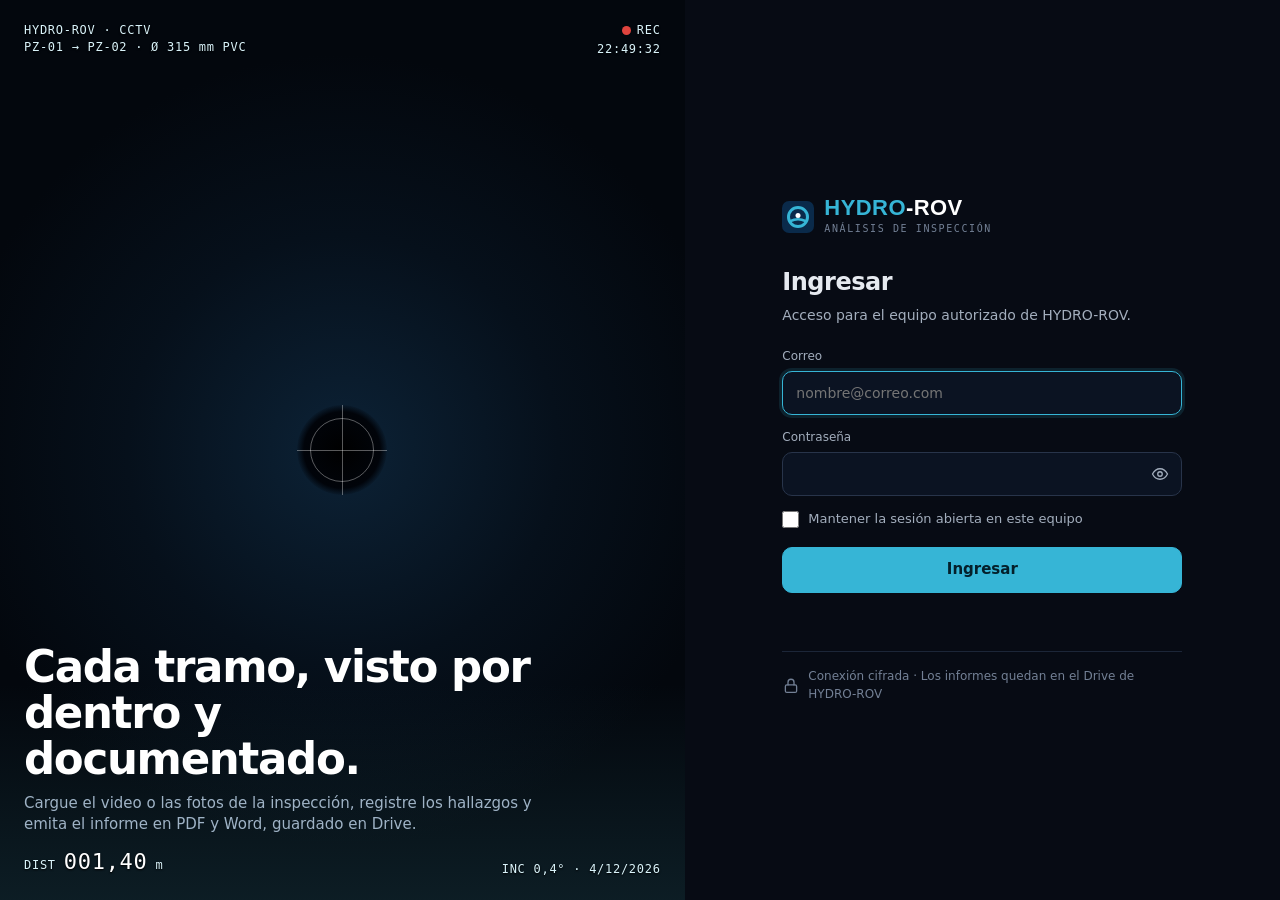
<file: analisis/index.html>
<!DOCTYPE html>
<html lang="es">
<head>
<meta charset="utf-8">
<meta name="viewport" content="width=device-width, initial-scale=1, viewport-fit=cover">
<title>HYDRO-ROV · Análisis de inspección</title>
<meta name="description" content="HYDRO-ROV Análisis: elaboración de informes de inspección CCTV de redes de alcantarillado.">
<meta name="robots" content="noindex, nofollow">
<meta name="referrer" content="strict-origin-when-cross-origin">
<meta http-equiv="Content-Security-Policy" content="default-src 'self'; script-src 'self' 'wasm-unsafe-eval'; style-src 'self' 'unsafe-inline' https://fonts.googleapis.com; font-src 'self' https://fonts.gstatic.com; img-src 'self' data: blob: https://tile.openstreetmap.org; media-src 'self' blob: data:; connect-src 'self' https://script.google.com https://script.googleusercontent.com https://nominatim.openstreetmap.org; worker-src 'self' blob:; object-src 'none'; base-uri 'self'; form-action 'none'">
<meta name="theme-color" content="#070b14">
<link rel="manifest" href="manifest.json">
<link rel="icon" href="icono.svg" type="image/svg+xml">
<link rel="apple-touch-icon" href="icono-180.png">
<link rel="preconnect" href="https://fonts.googleapis.com">
<link rel="preconnect" href="https://fonts.gstatic.com" crossorigin>
<link href="https://fonts.googleapis.com/css2?family=IBM+Plex+Sans:wght@400;500;600;700&family=IBM+Plex+Mono:wght@400;500&family=Barlow+Condensed:wght@700&display=swap" rel="stylesheet">
<link rel="stylesheet" href="app.css?v=20261126a">
<script src="config.js?v=20261126a"></script>
<script src="comun.js?v=20261126a" defer></script>
<script src="app.js?v=20261126a" defer></script>
<script src="exportar.js?v=20261126a" defer></script>
<script src="cotizar.js?v=20261126a" defer></script>
<script src="cotdoc.js?v=20261126a" defer></script>
<script src="agenda.js?v=20261126a" defer></script>
<script src="avisos.js?v=20261126b" defer></script>
</head>
<body>
<svg width="0" height="0" style="position:absolute" aria-hidden="true">
  <symbol id="logo" viewBox="0 0 64 64"><rect width="64" height="64" rx="14" fill="#0A2A4A"/><circle cx="32" cy="32" r="19" fill="none" stroke="#36B5D6" stroke-width="6"/><path d="M17 40 Q32 33 47 40" fill="none" stroke="#36B5D6" stroke-width="5" stroke-linecap="round"/><circle cx="32" cy="29" r="5" fill="#fff"/></symbol>
  <symbol id="i-menu" viewBox="0 0 24 24"><path d="M4 7h16M4 12h16M4 17h16"/></symbol>
  <symbol id="i-doc" viewBox="0 0 24 24"><path d="M7 3h7l5 5v13H7z"/><path d="M14 3v5h5M10 13h6M10 17h6"/></symbol>
  <symbol id="i-mas" viewBox="0 0 24 24"><path d="M12 5v14M5 12h14"/></symbol>
  <symbol id="i-users" viewBox="0 0 24 24"><circle cx="9" cy="8" r="3.5"/><path d="M2.5 20c.8-3.6 3.4-5.5 6.5-5.5s5.7 1.9 6.5 5.5"/><path d="M16 4.5a3.5 3.5 0 0 1 0 7M18 14.6c1.8.7 3 2.5 3.5 5.4"/></symbol>
  <symbol id="i-log" viewBox="0 0 24 24"><path d="M4 5h16M4 10h16M4 15h10M4 20h7"/></symbol>
  <symbol id="i-user" viewBox="0 0 24 24"><circle cx="12" cy="8" r="4"/><path d="M4 21c1-4.2 4.1-6.5 8-6.5s7 2.3 8 6.5"/></symbol>
  <symbol id="i-out" viewBox="0 0 24 24"><path d="M15 4h4v16h-4M10 8l-4 4 4 4M6 12h10"/></symbol>
  <symbol id="i-ojo" viewBox="0 0 24 24"><path d="M2 12s3.6-7 10-7 10 7 10 7-3.6 7-10 7S2 12 2 12z"/><circle cx="12" cy="12" r="3"/></symbol>
  <symbol id="i-candado" viewBox="0 0 24 24"><rect x="4.5" y="10.5" width="15" height="10" rx="2"/><path d="M8 10.5V7a4 4 0 0 1 8 0v3.5"/></symbol>
  <symbol id="i-sol" viewBox="0 0 24 24"><circle cx="12" cy="12" r="4"/><path d="M12 2v2M12 20v2M2 12h2M20 12h2M4.9 4.9l1.4 1.4M17.7 17.7l1.4 1.4M4.9 19.1l1.4-1.4M17.7 6.3l1.4-1.4"/></symbol>
  <symbol id="i-atras" viewBox="0 0 24 24"><path d="M15 5l-7 7 7 7"/></symbol>
  <symbol id="i-pdf" viewBox="0 0 24 24"><path d="M7 3h7l5 5v13H7z"/><path d="M14 3v5h5"/><path d="M9.5 16.5v-4h1.2a1.2 1.2 0 0 1 0 2.4H9.5M14 12.5v4M14 12.5h2M14 14.5h1.5"/></symbol>
  <symbol id="i-word" viewBox="0 0 24 24"><path d="M7 3h7l5 5v13H7z"/><path d="M14 3v5h5"/><path d="M9 12.5l1 4 1.5-3 1.5 3 1-4"/></symbol>
  <symbol id="i-drive" viewBox="0 0 24 24"><path d="M8.5 3.5h7l6 10.5-3.5 6H6L2.5 14z"/><path d="M8.5 3.5 15 14.5M15.5 3.5 9 14.5M2.5 14h19"/></symbol>
  <symbol id="i-play" viewBox="0 0 24 24"><path d="M7 4.5v15l12-7.5z" fill="currentColor" stroke="none"/></symbol>
  <symbol id="i-pausa" viewBox="0 0 24 24"><path d="M7 4.5h3.5v15H7zM13.5 4.5H17v15h-3.5z" fill="currentColor" stroke="none"/></symbol>
  <symbol id="i-cam" viewBox="0 0 24 24"><path d="M4 7.5h3l1.6-2.5h6.8L17 7.5h3a1 1 0 0 1 1 1V19a1 1 0 0 1-1 1H4a1 1 0 0 1-1-1V8.5a1 1 0 0 1 1-1z"/><circle cx="12" cy="13.2" r="3.8"/></symbol>
  <symbol id="i-video" viewBox="0 0 24 24"><rect x="2.5" y="6" width="13" height="12" rx="2"/><path d="M15.5 10l6-3.5v11l-6-3.5"/></symbol>
  <symbol id="i-foto" viewBox="0 0 24 24"><rect x="3" y="4" width="18" height="16" rx="2"/><circle cx="9" cy="10" r="2"/><path d="M21 16l-5-5-9 9"/></symbol>
  <symbol id="i-lapiz" viewBox="0 0 24 24"><path d="M4 20h4L19 9l-4-4L4 16z"/><path d="M13.5 6.5l4 4"/></symbol>
  <symbol id="i-basura" viewBox="0 0 24 24"><path d="M4 7h16M9 7V4h6v3M6 7l1 13h10l1-13"/></symbol>
  <symbol id="i-ir" viewBox="0 0 24 24"><circle cx="12" cy="12" r="9"/><path d="M10 8.5l5 3.5-5 3.5z"/></symbol>
  <symbol id="i-gps" viewBox="0 0 24 24"><circle cx="12" cy="12" r="3"/><circle cx="12" cy="12" r="8"/><path d="M12 1v3M12 20v3M1 12h3M20 12h3"/></symbol>
  <symbol id="i-copiar" viewBox="0 0 24 24"><rect x="8" y="8" width="12" height="12" rx="2"/><path d="M16 8V5a1 1 0 0 0-1-1H5a1 1 0 0 0-1 1v10a1 1 0 0 0 1 1h3"/></symbol>
  <symbol id="i-orden" viewBox="0 0 24 24"><path d="M7 4v16M3.5 16.5 7 20l3.5-3.5M14 6h7M14 11h5M14 16h3"/></symbol>
  <symbol id="i-x" viewBox="0 0 24 24"><path d="M6 6l12 12M18 6 6 18"/></symbol>
  <symbol id="i-buscar" viewBox="0 0 24 24"><circle cx="11" cy="11" r="7"/><path d="M20 20l-3.5-3.5"/></symbol>
  <symbol id="i-dup" viewBox="0 0 24 24"><rect x="8" y="8" width="12" height="12" rx="2"/><path d="M4 16V5a1 1 0 0 1 1-1h11"/></symbol>
  <symbol id="i-pant" viewBox="0 0 24 24"><path d="M4 9V4h5M20 9V4h-5M4 15v5h5M20 15v5h-5"/></symbol>
  <symbol id="i-cal" viewBox="0 0 24 24"><rect x="3.5" y="5" width="17" height="15.5" rx="2"/><path d="M3.5 10h17M8 3v4M16 3v4M8 14h2M14 14h2M8 17.5h2"/></symbol>
  <symbol id="i-campana" viewBox="0 0 24 24"><path d="M6 16.5V11a6 6 0 0 1 12 0v5.5l1.5 2h-15z"/><path d="M10 20.5a2 2 0 0 0 4 0"/></symbol>
  <symbol id="i-cotiz" viewBox="0 0 24 24"><path d="M7 3h7l5 5v13H7z"/><path d="M14 3v5h5"/><path d="M13 11.5c-.4-.6-1.1-1-2-1-1.2 0-2 .6-2 1.5 0 2 4 1 4 3 0 .9-.8 1.5-2 1.5-.9 0-1.7-.4-2.1-1M11 9.5v1M11 16.5v1"/></symbol>
  <symbol id="i-wa" viewBox="0 0 24 24"><path d="M4.5 19.5l1.2-3.6A8 8 0 1 1 9 19.1z"/><path d="M9.2 8.8c.2 2.6 2.4 5 5 5.6l1-1.2-1.6-1-1 .6c-.8-.4-1.6-1.2-2-2l.6-1-1-1.6z"/></symbol>
  <symbol id="i-escudo" viewBox="0 0 24 24"><path d="M12 3l8 3v6c0 4.5-3.4 8-8 9-4.6-1-8-4.5-8-9V6z"/><path d="M8.5 12l2.5 2.5 4.5-5"/></symbol>
</svg>

<div id="boot"><div class="spin"></div></div>

<!-- ============================================================ INGRESO -->
<section id="login" class="hide" aria-label="Ingreso">
  <div class="visor" aria-hidden="true">
    <div class="tubo"><span class="anillo"></span><span class="anillo"></span><span class="anillo"></span><span class="anillo"></span><span class="anillo"></span><span class="anillo"></span></div>
    <div class="fondo"></div><div class="agua"></div><div class="mira"></div>
    <div class="hud tl">HYDRO-ROV · CCTV<br><span id="hud-tramo">PZ-01 → PZ-02 · Ø 315 mm PVC</span></div>
    <div class="hud tr"><span class="rec"><i></i>REC</span><br><span id="hud-hora">--:--:--</span></div>
    <div class="lema"><h1>Cada tramo, visto por dentro y documentado.</h1><p>Cargue el video o las fotos de la inspección, registre los hallazgos y emita el informe en PDF y Word, guardado en Drive.</p></div>
    <div class="hud bl">DIST <b id="hud-dist">000,00</b> m</div>
    <div class="hud br">INC 0,4° · <span id="hud-fecha"></span></div>
  </div>
  <div class="acceso">
    <div class="tarjeta">
      <div class="marca"><svg><use href="#logo"/></svg><div><div class="w"><span class="h">HYDRO</span><span class="r">-ROV</span></div><small>Análisis de inspección</small></div></div>

      <div class="paso on" id="paso-login">
        <h2>Ingresar</h2>
        <p class="sub">Acceso para el equipo autorizado de HYDRO-ROV.</p>
        <form id="f-login" autocomplete="on" novalidate>
          <label class="campo"><span>Correo</span><input id="l-email" type="email" inputmode="email" autocomplete="username" placeholder="nombre@correo.com" required></label>
          <label class="campo"><span>Contraseña</span><div class="clave"><input id="l-clave" type="password" autocomplete="current-password" required><button type="button" data-ver="l-clave" aria-label="Mostrar contraseña"><svg class="i"><use href="#i-ojo"/></svg></button></div></label>
          <label class="chk"><input type="checkbox" id="l-recordar"> Mantener la sesión abierta en este equipo</label>
          <button class="btn pri blq" id="l-btn" type="submit">Ingresar</button>
          <div class="msg" id="l-msg" role="alert"></div>
        </form>
      </div>

      <div class="paso" id="paso-cambio">
        <h2>Cree su contraseña</h2>
        <p class="sub" id="c-quien">Por seguridad, la clave inicial se reemplaza en el primer ingreso.</p>
        <form id="f-cambio" novalidate>
          <input type="text" autocomplete="username" id="c-user" class="hide" readonly>
          <label class="campo hide" id="c-actual-w"><span>Contraseña actual (la que usó para ingresar)</span><input id="c-actual" type="password" autocomplete="current-password"></label>
          <label class="campo"><span>Nueva contraseña</span><div class="clave"><input id="c-nueva" type="password" autocomplete="new-password"><button type="button" data-ver="c-nueva" aria-label="Mostrar"><svg class="i"><use href="#i-ojo"/></svg></button></div></label>
          <div class="fuerza"><i id="c-fuerza"></i></div>
          <label class="campo"><span>Repítala</span><input id="c-nueva2" type="password" autocomplete="new-password"></label>
          <ul class="reglas" id="c-reglas">
            <li data-r="len">Mínimo 8 caracteres</li><li data-r="mix">Letras y números</li><li data-r="ini">Distinta de la clave inicial</li><li data-r="igual">Las dos coinciden</li>
          </ul>
          <button class="btn pri blq" id="c-btn" type="submit">Guardar y entrar</button>
          <div class="msg" id="c-msg" role="alert"></div>
        </form>
      </div>

      <div class="seguro"><svg class="i"><use href="#i-candado"/></svg>Conexión cifrada · Los informes quedan en el Drive de HYDRO-ROV</div>
    </div>
  </div>
</section>

<!-- ============================================================ APLICACIÓN -->
<div id="app" class="hide">
  <header id="hdr">
    <button class="hb" id="burger" aria-label="Menú"><svg class="i"><use href="#i-menu"/></svg></button>
    <a class="marca" href="#informes" aria-label="Inicio"><svg><use href="#logo"/></svg><div><div class="w"><span class="h">HYDRO</span><span class="r">-ROV</span></div><small>Análisis</small></div></a>
    <div class="ctx"><span class="sep"></span><b id="ctx-t">Informes de inspección</b></div>
    <span id="sync" class="ok" title="Estado de guardado"><i></i><span id="sync-t">Al día</span></span>
    <button class="hb campana solo-creador" id="b-avisos" aria-label="Avisos" aria-haspopup="dialog"><svg class="i"><use href="#i-campana"/></svg><span class="cnt hide" id="avisos-n">0</span></button>
    <button class="hb" id="b-tema" aria-label="Cambiar tema"><svg class="i"><use href="#i-sol"/></svg></button>
    <div class="yo" title=""><span class="av" id="yo-av">··</span><span class="nm"><span id="yo-n"></span><br><span class="rl" id="yo-r"></span></span></div>
  </header>
  <div id="velo"></div>
  <nav id="side" aria-label="Módulos">
    <div class="tit">Inspección</div>
    <a data-v="informes"><svg class="i"><use href="#i-doc"/></svg>Informes</a>
    <a data-v="nuevo" class="solo-editor"><svg class="i"><use href="#i-mas"/></svg>Nuevo informe</a>
    <div class="sep"></div>
    <div class="tit">Comercial</div>
    <a data-v="cotizaciones"><svg class="i"><use href="#i-cotiz"/></svg>Cotizaciones</a>
    <a data-v="agenda"><svg class="i"><use href="#i-cal"/></svg>Agenda</a>
    <div class="sep solo-creador"></div>
    <div class="tit solo-creador">Administración</div>
    <a data-v="usuarios" class="solo-creador"><svg class="i"><use href="#i-users"/></svg>Usuarios</a>
    <a data-v="auditoria" class="solo-creador"><svg class="i"><use href="#i-log"/></svg>Registro de actividad</a>
    <div class="sep"></div>
    <a data-v="cuenta"><svg class="i"><use href="#i-user"/></svg>Mi cuenta</a>
    <a data-v="salir"><svg class="i"><use href="#i-out"/></svg>Salir</a>
    <div class="pie">Los trabajos se guardan en Google Drive de HYDRO-ROV.<br><a href="https://hydro-rov.com" target="_blank" rel="noopener">hydro-rov.com</a> · <span id="ver"></span></div>
  </nav>

  <main id="main">
    <!-- lista -->
    <section class="vista" id="v-informes">
      <div class="cab"><div><h1 class="t">Informes de inspección</h1><p>Cada informe guarda sus tramos, videos, fotos y exportados en su propia carpeta de Drive.</p></div>
        <button class="btn pri solo-editor" data-accion="nuevo"><svg class="i"><use href="#i-mas"/></svg>Nuevo informe</button></div>
      <div class="k4" id="kpis"></div>
      <div class="tools">
        <label class="buscar"><svg class="i"><use href="#i-buscar"/></svg><input id="q" type="search" placeholder="Buscar por proyecto, cliente, municipio o código" aria-label="Buscar informe"></label>
        <div class="chips seg" id="vista-l"><button class="chip on" data-vista-l="lista">Lista</button><button class="chip" data-vista-l="mapa">Mapa</button></div>
        <div class="fila-cli"><label class="sel-cli"><svg class="i"><use href="#i-user"/></svg><select id="f-cliente" aria-label="Filtrar por cliente"><option value="*">Todos los clientes</option></select></label><button type="button" class="chip" id="agrupar" aria-pressed="false" title="Agrupar los informes por cliente">Agrupar por cliente</button></div>
        <div class="chips" id="filtros"><button class="chip on" data-f="">Todos</button><button class="chip" data-f="BORRADOR">Borrador</button><button class="chip" data-f="REVISION">En revisión</button><button class="chip" data-f="EMITIDO">Emitidos</button></div>
      </div>
      <div class="grid" id="lista"></div>
      <div id="mapa-w" class="hide"><div class="mapa-g" id="mapa-global"></div><p class="ayuda" id="mapa-nota" style="margin-top:8px"></p></div>
    </section>

    <!-- editor -->
    <section class="vista" id="v-editor">
      <div class="ed-cab">
        <div class="f1">
          <button class="hb" data-accion="volver" aria-label="Volver a informes"><svg class="i"><use href="#i-atras"/></svg></button>
          <div class="tt"><div class="cod" id="e-cod"></div><h2 id="e-tit">Informe</h2></div>
          <select id="e-estado" aria-label="Estado del informe"><option value="BORRADOR">Borrador</option><option value="REVISION">En revisión</option><option value="EMITIDO">Emitido</option></select>
          <button class="hb" data-accion="drive" title="Abrir la carpeta en Drive"><svg class="i"><use href="#i-drive"/></svg><span class="tx">Drive</span></button>
          <button class="hb" data-accion="pdf"><svg class="i"><use href="#i-pdf"/></svg><span class="tx">PDF</span></button>
          <button class="hb" data-accion="docx"><svg class="i"><use href="#i-word"/></svg><span class="tx">Word</span></button>
          <button class="hb solo-editor" id="e-borrar" data-accion="eliminar" title="Eliminar informe" style="color:var(--err)"><svg class="i"><use href="#i-basura"/></svg></button>
        </div>
        <div class="aviso-nuevo hide solo-editor" id="e-nuevo"></div>
        <div class="tabs" role="tablist">
          <button class="tab on" data-tab="general"><b>01</b>Datos generales</button>
          <button class="tab" data-tab="tramos"><b>02</b>Tramos e inspección</button>
          <button class="tab" data-tab="conclusiones"><b>03</b>Conclusiones</button>
          <button class="tab" data-tab="vista"><b>04</b>Vista previa y exportar</button>
        </div>
      </div>
      <fieldset id="e-fs">
        <div class="panel on" id="p-general"></div>
        <div class="panel" id="p-tramos"></div>
        <div class="panel" id="p-conclusiones"></div>
      </fieldset>
      <div class="panel" id="p-vista"></div>
    </section>

    <section class="vista" id="v-cotizaciones"></section>
    <section class="vista" id="v-cotizacion"></section>
    <section class="vista" id="v-agenda"></section>
    <section class="vista" id="v-usuarios"></section>
    <section class="vista" id="v-auditoria"></section>
    <section class="vista" id="v-cuenta"></section>
  </main>
</div>

<div class="modal" id="modal" role="dialog" aria-modal="true"><div class="doc" id="modal-doc"></div></div>
<div id="toasts" aria-live="polite"></div>
<input type="file" id="f-video" accept="video/*,.mp4,.mov,.avi,.mkv,.webm" class="hide">
<input type="file" id="f-fotos" accept="image/*" multiple class="hide">
</body>
</html>
</file>
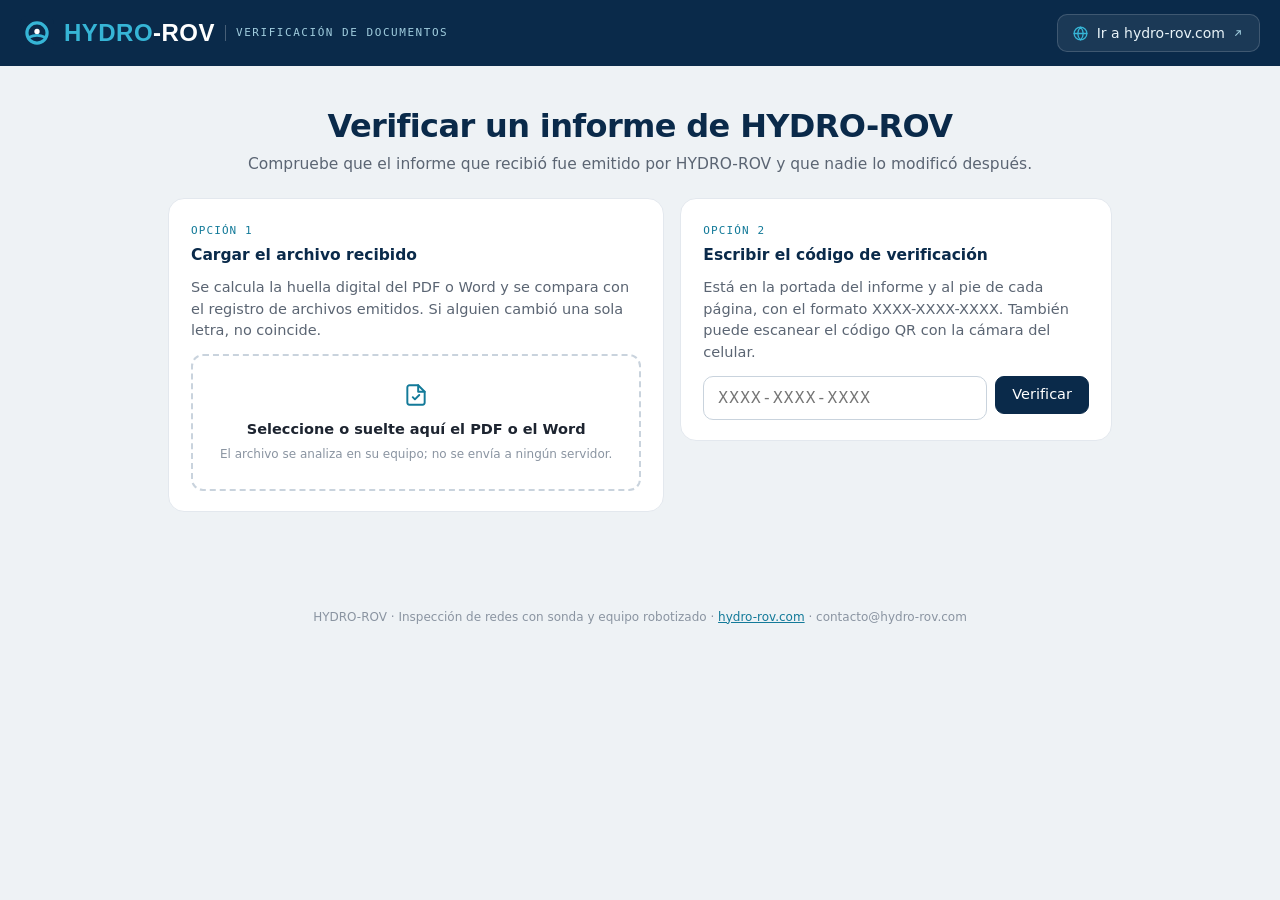
<file: verificar/index.html>
<!DOCTYPE html>
<html lang="es">
<head>
<meta charset="utf-8">
<base href="/analisis/v/">
<meta name="viewport" content="width=device-width, initial-scale=1, viewport-fit=cover">
<title>Verificación de informes · HYDRO-ROV</title>
<meta name="description" content="Compruebe la autenticidad de un informe de inspección emitido por HYDRO-ROV.">
<meta name="robots" content="noindex, nofollow">
<meta name="referrer" content="no-referrer">
<meta http-equiv="Content-Security-Policy" content="default-src 'self'; script-src 'self'; style-src 'self' 'unsafe-inline' https://fonts.googleapis.com; font-src 'self' https://fonts.gstatic.com; img-src 'self' data: blob: https://tile.openstreetmap.org; connect-src 'self' https://script.google.com https://script.googleusercontent.com; object-src 'none'; base-uri 'self'; form-action 'self'">
<meta name="theme-color" content="#0A2A4A">
<link rel="icon" href="../icono.svg" type="image/svg+xml">
<link rel="preconnect" href="https://fonts.googleapis.com">
<link rel="preconnect" href="https://fonts.gstatic.com" crossorigin>
<link href="https://fonts.googleapis.com/css2?family=IBM+Plex+Sans:wght@400;500;600;700&family=IBM+Plex+Mono:wght@400;500&family=Barlow+Condensed:wght@700&display=swap" rel="stylesheet">
<link rel="stylesheet" href="verificar.css?v=6">
<script src="../config.js?v=20261125p" defer></script>
<script src="../comun.js?v=20261125t" defer></script>
<script src="verificar.js?v=4" defer></script>
<script src="../exportar.js?v=20261125h" defer></script>
</head>
<body>
<header class="top">
  <a class="marca" href="https://hydro-rov.com/" target="_blank" rel="noopener" title="Abrir hydro-rov.com"><img src="../icono.svg" alt="" width="34" height="34"><span class="w"><span class="h">HYDRO</span><span class="r">-ROV</span></span><span class="sub">Verificación de documentos</span></a>
  <div class="acc">
    <button class="tb" id="imprimir" type="button" hidden title="Imprimir o guardar como PDF"><svg viewBox="0 0 24 24" aria-hidden="true"><path d="M7 9V3h10v6M7 17H4.5A1.5 1.5 0 0 1 3 15.5v-5A1.5 1.5 0 0 1 4.5 9h15a1.5 1.5 0 0 1 1.5 1.5v5a1.5 1.5 0 0 1-1.5 1.5H17"/><path d="M7 14h10v7H7z"/></svg><span>Imprimir</span></button>
    <a class="tb" href="https://hydro-rov.com/" target="_blank" rel="noopener" title="Abrir hydro-rov.com en el navegador"><svg viewBox="0 0 24 24" aria-hidden="true"><circle cx="12" cy="12" r="9"/><path d="M3 12h18M12 3c2.6 2.8 3.9 5.8 3.9 9s-1.3 6.2-3.9 9c-2.6-2.8-3.9-5.8-3.9-9S9.4 5.8 12 3z"/></svg><span>Ir a hydro-rov.com</span><svg class="sal" viewBox="0 0 24 24" aria-hidden="true"><path d="M8 16 16 8M10 8h6v6"/></svg></a>
  </div>
</header>
<main id="main">
  <div class="cargando" id="cargando"><div class="spin"></div><p>Consultando el registro de informes emitidos…</p></div>
</main>
<footer class="pie">HYDRO-ROV · Inspección de redes con sonda y equipo robotizado · <a href="https://hydro-rov.com" target="_blank" rel="noopener">hydro-rov.com</a> · <span id="correo"></span></footer>
</body>
</html>
</file>
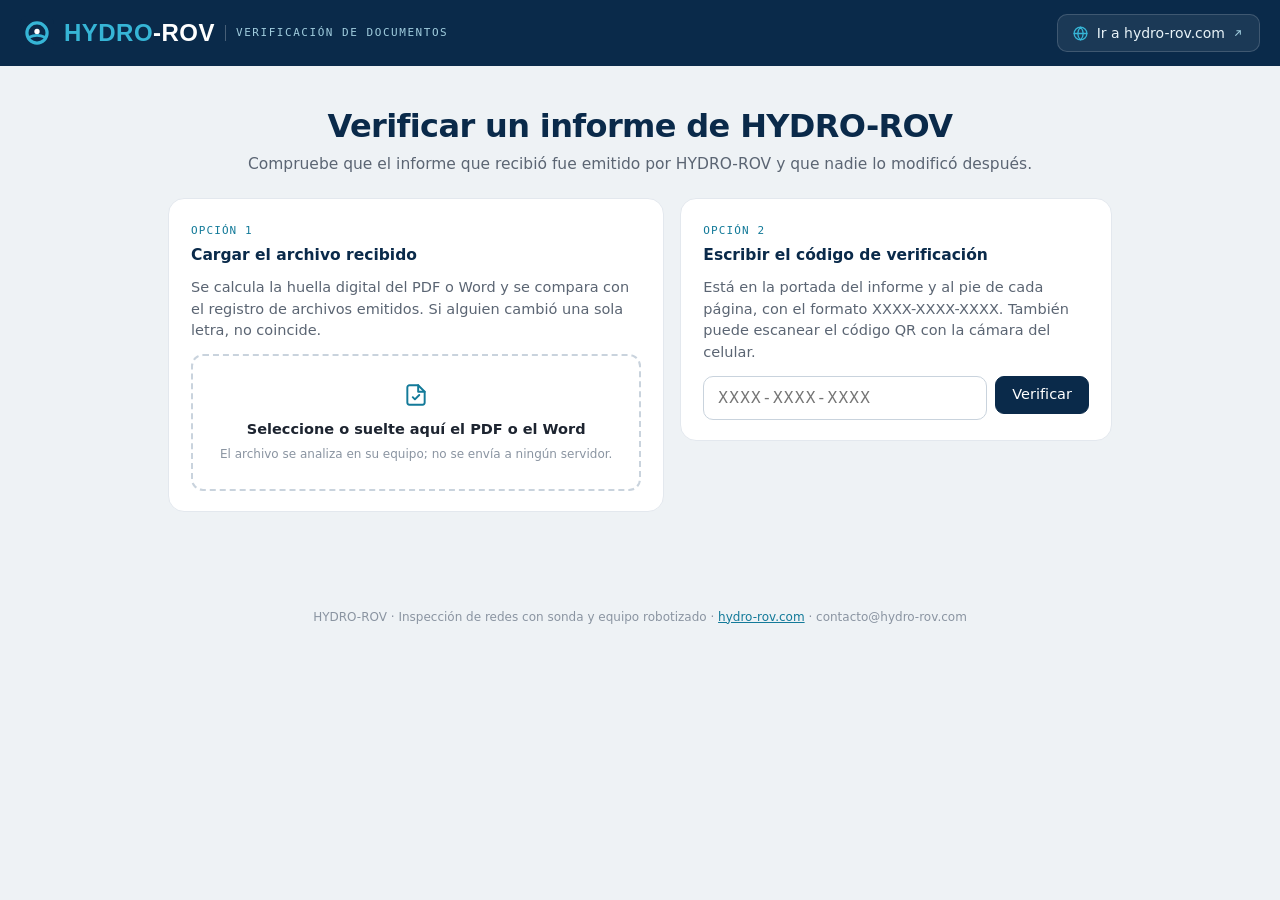
<file: analisis/v/index.html>
<!DOCTYPE html>
<html lang="es">
<head>
<meta charset="utf-8">
<meta name="viewport" content="width=device-width, initial-scale=1, viewport-fit=cover">
<title>Verificación de informes · HYDRO-ROV</title>
<meta name="description" content="Compruebe la autenticidad de un informe de inspección emitido por HYDRO-ROV.">
<meta name="robots" content="noindex, nofollow">
<meta name="referrer" content="no-referrer">
<meta http-equiv="Content-Security-Policy" content="default-src 'self'; script-src 'self'; style-src 'self' 'unsafe-inline' https://fonts.googleapis.com; font-src 'self' https://fonts.gstatic.com; img-src 'self' data: blob: https://tile.openstreetmap.org; connect-src 'self' https://script.google.com https://script.googleusercontent.com; object-src 'none'; base-uri 'self'; form-action 'self'">
<meta name="theme-color" content="#0A2A4A">
<link rel="icon" href="../icono.svg" type="image/svg+xml">
<link rel="preconnect" href="https://fonts.googleapis.com">
<link rel="preconnect" href="https://fonts.gstatic.com" crossorigin>
<link href="https://fonts.googleapis.com/css2?family=IBM+Plex+Sans:wght@400;500;600;700&family=IBM+Plex+Mono:wght@400;500&family=Barlow+Condensed:wght@700&display=swap" rel="stylesheet">
<link rel="stylesheet" href="verificar.css?v=6">
<script src="redir.js"></script>
<script src="../config.js?v=20261125p" defer></script>
<script src="../comun.js?v=20261125t" defer></script>
<script src="verificar.js?v=4" defer></script>
<script src="../exportar.js?v=20261125h" defer></script>
</head>
<body>
<header class="top">
  <a class="marca" href="https://hydro-rov.com/" target="_blank" rel="noopener" title="Abrir hydro-rov.com"><img src="../icono.svg" alt="" width="34" height="34"><span class="w"><span class="h">HYDRO</span><span class="r">-ROV</span></span><span class="sub">Verificación de documentos</span></a>
  <div class="acc">
    <button class="tb" id="imprimir" type="button" hidden title="Imprimir o guardar como PDF"><svg viewBox="0 0 24 24" aria-hidden="true"><path d="M7 9V3h10v6M7 17H4.5A1.5 1.5 0 0 1 3 15.5v-5A1.5 1.5 0 0 1 4.5 9h15a1.5 1.5 0 0 1 1.5 1.5v5a1.5 1.5 0 0 1-1.5 1.5H17"/><path d="M7 14h10v7H7z"/></svg><span>Imprimir</span></button>
    <a class="tb" href="https://hydro-rov.com/" target="_blank" rel="noopener" title="Abrir hydro-rov.com en el navegador"><svg viewBox="0 0 24 24" aria-hidden="true"><circle cx="12" cy="12" r="9"/><path d="M3 12h18M12 3c2.6 2.8 3.9 5.8 3.9 9s-1.3 6.2-3.9 9c-2.6-2.8-3.9-5.8-3.9-9S9.4 5.8 12 3z"/></svg><span>Ir a hydro-rov.com</span><svg class="sal" viewBox="0 0 24 24" aria-hidden="true"><path d="M8 16 16 8M10 8h6v6"/></svg></a>
  </div>
</header>
<main id="main">
  <div class="cargando" id="cargando"><div class="spin"></div><p>Consultando el registro de informes emitidos…</p></div>
</main>
<footer class="pie">HYDRO-ROV · Inspección de redes con sonda y equipo robotizado · <a href="https://hydro-rov.com" target="_blank" rel="noopener">hydro-rov.com</a> · <span id="correo"></span></footer>
</body>
</html>
</file>
<file: analisis/app.css>
/* HYDRO-ROV · Análisis — estilos
   IDEA: la consola del operador CCTV. Oscuro por defecto (como EVA-PMO), cian y azul marino de la marca.
   Estándares EVA: menú ☰ en celular (panel sobre el contenido con velo) y vista horizontal resuelta por ALTURA. */
@font-face{font-family:"HR Plex";src:local("IBM Plex Sans")}
:root{
  --bg:#070b14;--bg2:#0a101c;--card:#0f1727;--card2:#131d30;--line:#1c2638;--line2:#28344a;
  --tx:#e6eaf0;--mut:#a3aebd;--mut2:#738095;--acc:#36b5d6;--acc2:#5cc8e4;--acc-t:rgba(54,181,214,.13);
  --navy:#0a2a4a;--ok:#34d399;--warn:#fbbf24;--err:#f87171;--in:#0b1322;--hdr:rgba(7,11,20,.86);
  --g1:#3aa76d;--g2:#94c140;--g3:#e7b43a;--g4:#ec7a35;--g5:#e0443e;--g0:#6b7890;
  --side:236px;--r:12px;--sh:0 1px 2px rgba(0,0,0,.25),0 12px 32px rgba(0,0,0,.28);
  --mono:"IBM Plex Mono",ui-monospace,SFMono-Regular,Menlo,Consolas,monospace;
}
body.light{
  --bg:#f1f3f5;--bg2:#e9edf1;--card:#ffffff;--card2:#f7f9fb;--line:#e1e6eb;--line2:#d2d9e0;
  --tx:#0a1626;--mut:#4f5a68;--mut2:#7c8794;--acc:#137a99;--acc2:#0e6680;--acc-t:rgba(19,122,153,.10);
  --in:#ffffff;--hdr:rgba(241,243,245,.88);--sh:0 1px 2px rgba(10,22,38,.05),0 10px 28px rgba(10,22,38,.08);
  --ok:#047857;--warn:#b45309;--err:#b91c1c;
}
*{box-sizing:border-box;margin:0;padding:0;min-width:0}
html,body{height:100%}
body{background:var(--bg);color:var(--tx);font-family:"IBM Plex Sans",system-ui,-apple-system,"Segoe UI",sans-serif;font-size:14px;line-height:1.45;-webkit-font-smoothing:antialiased;overflow-x:hidden}
button,input,select,textarea{font:inherit;color:inherit}
button{cursor:pointer}
:focus-visible{outline:2px solid var(--acc);outline-offset:2px}
.mono,.num{font-family:var(--mono);font-variant-numeric:tabular-nums}
.i{width:18px;height:18px;fill:none;stroke:currentColor;stroke-width:1.75;stroke-linecap:round;stroke-linejoin:round;flex:none}
.hide{display:none!important}
.sr{position:absolute;width:1px;height:1px;overflow:hidden;clip:rect(0 0 0 0)}

/* ---------------------------------------------------------------- arranque */
#boot{position:fixed;inset:0;display:grid;place-items:center;background:var(--bg);z-index:90}
.spin{width:34px;height:34px;border-radius:50%;border:3px solid var(--line2);border-top-color:var(--acc);animation:gira .8s linear infinite}
@keyframes gira{to{transform:rotate(360deg)}}

/* ---------------------------------------------------------------- marca */
.marca{display:flex;align-items:center;gap:10px;text-decoration:none;color:inherit}
.marca svg{width:32px;height:32px;flex:none}
.marca .w{font-family:"Barlow Condensed","IBM Plex Sans",sans-serif;font-weight:700;font-size:22px;letter-spacing:.02em;line-height:1}
.marca .w .h{color:var(--acc)}.marca .w .r{color:#fff}
body.light .marca .w .r{color:var(--navy)}
.marca small{display:block;font-family:var(--mono);font-size:10px;letter-spacing:.16em;color:var(--mut2);text-transform:uppercase;margin-top:3px}

/* ---------------------------------------------------------------- ingreso */
#login{position:fixed;inset:0;display:grid;grid-template-columns:1.15fr 1fr;background:#050911;z-index:50;overflow:auto}
.visor{position:relative;overflow:hidden;background:radial-gradient(circle at 50% 50%,#0c2236 0,#06101b 38%,#03070d 70%);min-height:320px}
.visor .tubo{position:absolute;inset:0;display:grid;place-items:center}
.visor .anillo{position:absolute;left:50%;top:50%;width:120vmin;height:120vmin;margin:-60vmin 0 0 -60vmin;border-radius:50%;
  border:2px solid rgba(92,200,228,.22);box-shadow:inset 0 0 60px rgba(54,181,214,.05);animation:avanza 6s linear infinite;opacity:0}
.visor .anillo:nth-child(2){animation-delay:-1s}.visor .anillo:nth-child(3){animation-delay:-2s}.visor .anillo:nth-child(4){animation-delay:-3s}
.visor .anillo:nth-child(5){animation-delay:-4s}.visor .anillo:nth-child(6){animation-delay:-5s}
@keyframes avanza{0%{transform:scale(.04);opacity:0}15%{opacity:.9}100%{transform:scale(1.25);opacity:0}}
.visor .fondo{position:absolute;left:50%;top:50%;width:10vmin;height:10vmin;margin:-5vmin 0 0 -5vmin;border-radius:50%;background:radial-gradient(circle,#000 0,#01040a 60%,transparent 72%)}
.visor .agua{position:absolute;left:0;right:0;bottom:0;height:24%;background:linear-gradient(180deg,transparent,rgba(30,70,80,.35));pointer-events:none}
.visor .mira{position:absolute;left:50%;top:50%;width:64px;height:64px;margin:-32px 0 0 -32px;border:1px solid rgba(255,255,255,.35);border-radius:50%}
.visor .mira:before,.visor .mira:after{content:"";position:absolute;background:rgba(255,255,255,.35)}
.visor .mira:before{left:50%;top:-14px;bottom:-14px;width:1px}.visor .mira:after{top:50%;left:-14px;right:-14px;height:1px}
.hud{position:absolute;font-family:var(--mono);font-size:12px;color:#d9f3fa;letter-spacing:.06em;text-shadow:0 1px 2px #000}
.hud.tl{left:24px;top:22px}.hud.tr{right:24px;top:22px;text-align:right}.hud.bl{left:24px;bottom:22px}.hud.br{right:24px;bottom:22px;text-align:right}
.hud b{font-size:22px;font-weight:500;color:#fff}
.rec{display:inline-flex;align-items:center;gap:6px}.rec i{width:9px;height:9px;border-radius:50%;background:#e0443e;animation:late 1.2s steps(2) infinite}
@keyframes late{50%{opacity:.15}}
.visor .lema{position:absolute;left:24px;right:24px;bottom:64px;max-width:520px;color:#fff}
.visor .lema h1{font-size:clamp(28px,3.4vw,44px);line-height:1.05;letter-spacing:-.03em;font-weight:600}
.visor .lema p{color:#9fb3c6;margin-top:10px;font-size:15px}
.acceso{display:flex;align-items:center;justify-content:center;padding:32px 24px;background:var(--bg)}
.tarjeta{width:100%;max-width:400px}
.tarjeta .marca{margin-bottom:28px}
.tarjeta h2{font-size:24px;letter-spacing:-.02em;font-weight:600}
.tarjeta .sub{color:var(--mut);margin:6px 0 22px}
.paso{display:none}.paso.on{display:block;animation:entra .25s ease}
@keyframes entra{from{opacity:0;transform:translateY(6px)}}
.campo{display:block;margin-bottom:14px}
.campo>span{display:block;font-size:12px;color:var(--mut);margin-bottom:6px;font-weight:500}
.inp,.campo input,.campo select,.campo textarea{width:100%;height:44px;padding:0 13px;border-radius:10px;border:1px solid var(--line2);background:var(--in);outline:none;transition:border-color .15s,box-shadow .15s}
.campo textarea{height:auto;min-height:96px;padding:11px 13px;resize:vertical;line-height:1.5}
.inp:focus,.campo input:focus,.campo select:focus,.campo textarea:focus{border-color:var(--acc);box-shadow:0 0 0 3px var(--acc-t)}
.clave{position:relative}.clave input{padding-right:46px}
.clave button{position:absolute;right:4px;top:4px;width:36px;height:36px;border:0;border-radius:8px;background:transparent;color:var(--mut);display:grid;place-items:center}
.chk{display:flex;align-items:center;gap:9px;color:var(--mut);font-size:13px;margin:4px 0 18px;cursor:pointer;user-select:none}
.chk input{width:17px;height:17px;accent-color:var(--acc)}
.btn{height:42px;padding:0 18px;border-radius:10px;border:1px solid var(--line2);background:var(--card);display:inline-flex;align-items:center;justify-content:center;gap:8px;font-weight:500;white-space:nowrap;transition:border-color .15s,background .15s,transform .05s}
.btn:hover{border-color:var(--acc)}.btn:active{transform:translateY(1px)}
.btn.pri{background:var(--acc);border-color:var(--acc);color:#04202b;font-weight:600}
.btn.pri:hover{background:var(--acc2);border-color:var(--acc2)}
body.light .btn.pri{color:#fff}
.btn.blq{width:100%;height:46px;font-size:15px}
.btn.sm{height:34px;padding:0 12px;font-size:13px;border-radius:9px}
.btn.xs{height:28px;padding:0 9px;font-size:12px;border-radius:7px}
.btn.peligro{color:var(--err)}.btn.peligro:hover{border-color:var(--err)}
.btn.fant{background:transparent;border-color:transparent}.btn.fant:hover{background:var(--card2);border-color:var(--line)}
.btn[disabled]{opacity:.55;pointer-events:none}
.msg{min-height:20px;margin-top:12px;font-size:13px}.msg.err{color:var(--err)}.msg.ok{color:var(--ok)}
.seguro{display:flex;gap:8px;align-items:center;margin-top:26px;padding-top:16px;border-top:1px solid var(--line);color:var(--mut2);font-size:12px}
.reglas{list-style:none;margin:-2px 0 16px;display:grid;gap:5px;font-size:12.5px;color:var(--mut2)}
.reglas li{display:flex;gap:8px;align-items:center}.reglas li:before{content:"";width:14px;height:14px;border-radius:50%;border:1.5px solid var(--line2);flex:none}
.reglas li.si{color:var(--ok)}.reglas li.si:before{background:var(--ok);border-color:var(--ok);box-shadow:inset 0 0 0 3px var(--bg)}
.fuerza{height:5px;border-radius:9px;background:var(--line);margin:-6px 0 12px;overflow:hidden}.fuerza i{display:block;height:100%;width:0;transition:width .2s,background .2s}

/* ---------------------------------------------------------------- cabecera y menú */
#hdr{position:sticky;top:0;z-index:30;height:58px;display:flex;align-items:center;gap:12px;padding:0 16px;padding-left:max(16px,env(safe-area-inset-left));padding-right:max(16px,env(safe-area-inset-right));background:var(--hdr);backdrop-filter:blur(12px);-webkit-backdrop-filter:blur(12px);border-bottom:1px solid var(--line)}
#hdr .marca .w{font-size:20px}
#hdr .ctx{flex:1;min-width:0;display:flex;align-items:center;gap:10px;color:var(--mut);font-size:13px;overflow:hidden}
#hdr .ctx .sep{width:1px;height:22px;background:var(--line2)}
#hdr .ctx b{color:var(--tx);font-weight:600;white-space:nowrap;overflow:hidden;text-overflow:ellipsis}
.hb{height:36px;min-width:36px;padding:0 10px;border-radius:9px;border:1px solid var(--line2);background:var(--card);display:inline-flex;align-items:center;justify-content:center;gap:6px;font-size:13px;white-space:nowrap}
.hb:hover{border-color:var(--acc)}
#burger{display:none}
.yo{display:flex;align-items:center;gap:8px;padding:3px 10px 3px 3px;border-radius:99px;border:1px solid var(--line2);background:var(--card);font-size:12.5px}
.yo .av{width:28px;height:28px;border-radius:50%;background:linear-gradient(135deg,var(--acc),#1d6f9c);color:#04202b;display:grid;place-items:center;font-weight:700;font-size:11.5px}
.yo .rl{color:var(--mut2);font-family:var(--mono);font-size:10px;letter-spacing:.08em}
#sync{display:inline-flex;align-items:center;gap:7px;font-size:12px;color:var(--mut);white-space:nowrap}
#sync i{width:8px;height:8px;border-radius:50%;background:var(--mut2)}
#sync.ok i{background:var(--ok)}#sync.pend i{background:var(--warn);animation:late 1s steps(2) infinite}#sync.err i{background:var(--err)}
#side{position:fixed;top:58px;bottom:0;left:0;width:var(--side);padding:16px 12px;border-right:1px solid var(--line);background:var(--bg);overflow-y:auto;z-index:25;display:flex;flex-direction:column}
#side .tit{font-family:var(--mono);font-size:10.5px;letter-spacing:.16em;color:var(--mut2);text-transform:uppercase;padding:6px 12px 8px}
#side a{display:flex;align-items:center;gap:11px;padding:10px 12px;border-radius:10px;color:var(--mut);text-decoration:none;cursor:pointer;font-weight:500;margin-bottom:2px}
#side a:hover{background:var(--card);color:var(--tx)}
#side a.on{background:var(--acc-t);color:var(--acc)}
#side .sep{height:1px;background:var(--line);margin:10px 8px}
#side .pie{margin-top:auto;padding:14px 12px 4px;color:var(--mut2);font-size:11.5px;line-height:1.5}
#side .pie a{display:inline;padding:0;margin:0;color:var(--acc)}
#velo{display:none;position:fixed;inset:0;background:rgba(0,0,0,.5);z-index:24}
#main{margin-left:var(--side);padding:24px 28px 80px;min-height:calc(100vh - 58px)}
.vista{display:none}.vista.on{display:block;animation:entra .2s ease}
h1.t{font-size:23px;letter-spacing:-.02em;font-weight:600}
.cab{display:flex;align-items:flex-end;justify-content:space-between;gap:16px;flex-wrap:wrap;margin-bottom:18px}
.cab p{color:var(--mut);margin-top:4px}

/* ---------------------------------------------------------------- lista de informes */
.k4{display:grid;grid-template-columns:1.5fr repeat(4,minmax(0,1fr)) 1.3fr;gap:12px;margin-bottom:18px}
.kpi .v small{font-size:14px;color:var(--mut);margin-left:2px}
.kpi .s{font-size:11.5px;color:var(--mut2);margin-top:2px;display:flex;gap:6px;align-items:center}.kpi .s .i{width:14px;height:14px}
.kpi-ml{background:linear-gradient(135deg,rgba(54,181,214,.16),var(--card) 70%);border-color:rgba(54,181,214,.35)}.kpi-ml .v{color:var(--acc)}
.kpi-mapa{text-align:left;cursor:pointer;color:inherit;font:inherit}.kpi-mapa:hover{border-color:var(--acc)}.kpi-mapa .s{color:var(--acc)}
.chips.seg{background:var(--card);border:1px solid var(--line2);border-radius:99px;padding:3px;gap:2px}.chips.seg .chip{border:0;height:30px}
.mapa-g,.mapa-u{position:relative;z-index:0;isolation:isolate}
.mapa-g{height:min(66vh,640px);min-height:360px;border-radius:14px;overflow:hidden;border:1px solid var(--line)}
.mapa-u{height:340px;border-radius:12px;overflow:hidden;border:1px solid var(--line)}
.ub-buscar{display:flex;gap:8px;margin-bottom:8px}.ub-buscar .inp{height:38px}
.ub-res{display:grid;gap:4px;margin-bottom:8px}
.ub-it{display:flex;gap:8px;align-items:flex-start;text-align:left;padding:8px 10px;border-radius:9px;border:1px solid var(--line);background:var(--card2);font-size:12.5px;color:var(--mut)}.ub-it:hover{border-color:var(--acc);color:var(--tx)}
.i.mini{width:13px;height:13px;vertical-align:-2px;color:var(--acc)}
.leaflet-container{font-family:inherit;background:#0b1322}
body:not(.light) .leaflet-tile-pane{filter:invert(1) hue-rotate(180deg) brightness(.92) contrast(.9) saturate(.6)}
.leaflet-popup-content-wrapper{border-radius:12px}.leaflet-popup-content{margin:12px 14px;font-size:13px;line-height:1.4;color:#1d2430}.pop b{display:block;margin:2px 0}
.pin{filter:drop-shadow(0 2px 3px rgba(0,0,0,.45))}
.kpi{background:var(--card);border:1px solid var(--line);border-radius:var(--r);padding:14px 16px;position:relative;overflow:hidden}
.kpi .l{font-size:12px;color:var(--mut)}.kpi .v{font-family:var(--mono);font-size:26px;font-weight:500;margin-top:4px}
.kpi:after{content:"";position:absolute;right:-26px;top:-26px;width:80px;height:80px;border-radius:50%;border:10px solid var(--acc-t)}
.tools{display:flex;gap:10px;align-items:center;flex-wrap:wrap;margin-bottom:16px}
.tools .buscar{position:relative;flex:1;min-width:220px;max-width:440px}
.tools .buscar input{width:100%;height:40px;border-radius:10px;border:1px solid var(--line2);background:var(--in);padding:0 12px 0 38px;outline:none}
.tools .buscar input:focus{border-color:var(--acc)}
.tools .buscar svg{position:absolute;left:12px;top:11px;color:var(--mut2)}
.chips{display:flex;gap:6px;flex-wrap:wrap}
.chip{height:32px;padding:0 12px;border-radius:99px;border:1px solid var(--line2);background:transparent;color:var(--mut);font-size:12.5px}
.chip.on{background:var(--acc-t);border-color:var(--acc);color:var(--acc)}
.grid{display:grid;grid-template-columns:repeat(auto-fill,minmax(300px,1fr));gap:14px}
.inf{background:var(--card);border:1px solid var(--line);border-radius:14px;overflow:hidden;cursor:pointer;transition:border-color .15s,transform .15s,box-shadow .15s;display:flex;flex-direction:column}
.inf:hover{border-color:var(--acc);transform:translateY(-2px);box-shadow:var(--sh)}
.inf .ph{height:132px;background:radial-gradient(circle at 50% 50%,#0f2a40 0,#060d17 70%);position:relative;overflow:hidden}
.inf .ph img{width:100%;height:100%;object-fit:cover;display:block;opacity:0;transition:opacity .3s}
.inf .ph img.ok{opacity:1}
.inf .ph .rg{position:absolute;inset:0;display:grid;place-items:center}
.inf .ph .rg span{position:absolute;border:1.5px solid rgba(92,200,228,.25);border-radius:50%}
.inf .ph .cod{position:absolute;left:10px;top:10px;font-family:var(--mono);font-size:11px;background:rgba(3,7,13,.72);color:#d9f3fa;padding:3px 8px;border-radius:6px;letter-spacing:.06em}
.inf .ph .est{position:absolute;right:10px;top:10px;background:rgba(3,7,13,.78);backdrop-filter:blur(4px)}
.inf .bd{padding:13px 15px 14px;display:flex;flex-direction:column;gap:6px;flex:1}
.inf h3{font-size:15px;font-weight:600;line-height:1.3;display:-webkit-box;-webkit-line-clamp:2;-webkit-box-orient:vertical;overflow:hidden}
.inf .me{color:var(--mut);font-size:12.5px}
.inf .ft{display:flex;align-items:center;justify-content:space-between;gap:8px;margin-top:auto;padding-top:8px;border-top:1px dashed var(--line);font-size:12px;color:var(--mut2)}
.est{display:inline-flex;align-items:center;gap:6px;height:22px;padding:0 9px;border-radius:99px;font-size:11px;font-weight:600;letter-spacing:.04em;background:rgba(115,128,149,.22);color:#c9d2de}
.est.EMITIDO{background:rgba(52,211,153,.18);color:#5ee0aa}.est.REVISION{background:rgba(251,191,36,.18);color:#fbd36b}
body.light .est{color:#3c4652}body.light .est.EMITIDO{color:#047857}body.light .est.REVISION{color:#92400e}
.gbar{display:flex;gap:3px}.gbar i{width:14px;height:6px;border-radius:3px;background:var(--line2)}
.vacio{border:1.5px dashed var(--line2);border-radius:16px;padding:46px 24px;text-align:center;color:var(--mut)}
.vacio h3{color:var(--tx);font-size:17px;margin-bottom:6px}

/* ---------------------------------------------------------------- editor */
.ed-cab{position:sticky;top:58px;z-index:20;margin:-24px -28px 18px;padding:14px 28px 0;background:var(--hdr);backdrop-filter:blur(12px);-webkit-backdrop-filter:blur(12px);border-bottom:1px solid var(--line)}
.ed-cab .f1{display:flex;align-items:center;gap:12px;flex-wrap:wrap}
.ed-cab .f1 .tt{flex:1;min-width:200px}
.ed-cab .f1 .tt .cod{font-family:var(--mono);font-size:11.5px;color:var(--acc);letter-spacing:.08em}
.ed-cab .f1 .tt h2{font-size:19px;font-weight:600;letter-spacing:-.01em;white-space:nowrap;overflow:hidden;text-overflow:ellipsis}
.ed-cab select{height:34px;border-radius:9px;border:1px solid var(--line2);background:var(--card);padding:0 10px;font-size:13px}
.tabs{display:flex;gap:4px;margin-top:12px;overflow-x:auto;scrollbar-width:none}
.tabs::-webkit-scrollbar{display:none}
.tab{flex:none;height:40px;padding:0 14px;border:0;background:transparent;color:var(--mut);font-weight:500;border-bottom:2px solid transparent;white-space:nowrap;display:inline-flex;gap:8px;align-items:center}
.tab b{font-family:var(--mono);font-size:11px;color:var(--mut2);font-weight:500}
.tab.on{color:var(--tx);border-bottom-color:var(--acc)}.tab.on b{color:var(--acc)}
.panel{display:none}.panel.on{display:block}
.card{background:var(--card);border:1px solid var(--line);border-radius:14px;padding:18px 18px 6px;margin-bottom:16px}
.card>h3{font-size:14.5px;font-weight:600;margin-bottom:14px;display:flex;align-items:center;gap:10px}
.card>h3 .n{font-family:var(--mono);font-size:11px;color:var(--acc);border:1px solid var(--acc);border-radius:6px;padding:1px 6px}
.card>h3 .der{margin-left:auto;display:flex;gap:6px}
.frm{display:grid;grid-template-columns:repeat(4,minmax(0,1fr));gap:0 14px}
.frm .w2{grid-column:span 2}.frm .w4{grid-column:1/-1}
.frm .campo input,.frm .campo select{height:40px}
.ayuda{font-size:12px;color:var(--mut2);margin:-6px 0 14px}
fieldset{border:0;min-width:0}
fieldset[disabled] .solo-ed{display:none!important}

/* tramos */
.tr-lay{display:grid;grid-template-columns:250px minmax(0,1fr);gap:16px;align-items:start}
.tr-lista{position:sticky;top:180px;display:flex;flex-direction:column;gap:8px}
.tr-it{display:flex;align-items:center;gap:10px;padding:11px 12px;border-radius:12px;border:1px solid var(--line);background:var(--card);cursor:pointer;text-align:left;width:100%}
.tr-it:hover{border-color:var(--line2)}
.tr-it.on{border-color:var(--acc);background:var(--acc-t)}
.tr-it .pz{font-family:var(--mono);font-size:12.5px;font-weight:500}
.tr-it .me{font-size:11.5px;color:var(--mut2)}
.tr-it .gd{margin-left:auto;width:10px;height:10px;border-radius:50%;flex:none;background:var(--g0)}
.tr-nuevo{border-style:dashed;justify-content:center;color:var(--acc);font-weight:500}

/* consola de video */
.consola{background:#03070d;border:1px solid #142036;border-radius:16px;overflow:hidden;margin-bottom:16px;color:#d9e6f2}
.consola .barra{display:flex;align-items:center;gap:10px;padding:10px 14px;border-bottom:1px solid #142036;font-family:var(--mono);font-size:12px;color:#9fb6cc;flex-wrap:wrap}
.consola .barra b{color:#fff;font-weight:500}
.consola .barra .der{margin-left:auto;display:flex;gap:8px;align-items:center}
.pantalla{position:relative;background:#000;aspect-ratio:16/9;max-height:62vh;display:grid;place-items:center;overflow:hidden}
.pantalla video{width:100%;height:100%;object-fit:contain;display:block;background:#000}
.pantalla .hudv{position:absolute;left:12px;top:10px;font-family:var(--mono);font-size:12px;color:#fff;text-shadow:0 1px 2px #000;pointer-events:none}
.pantalla .flash{position:absolute;inset:0;background:#fff;opacity:0;pointer-events:none}
.pantalla .flash.on{animation:flash .35s ease}
@keyframes flash{0%{opacity:.55}100%{opacity:0}}
.soltar{position:absolute;inset:0;display:grid;place-items:center;text-align:center;padding:24px;background:radial-gradient(circle at 50% 50%,#0d2438 0,#050b14 62%);cursor:pointer}
.soltar.sobre{outline:2px dashed var(--acc);outline-offset:-10px}
.soltar h4{font-size:17px;color:#fff;font-weight:600;margin:14px 0 6px}
.soltar p{color:#8ea6bd;font-size:13px;max-width:420px;margin:0 auto}
.soltar .acts{display:flex;gap:8px;justify-content:center;margin-top:16px;flex-wrap:wrap}
.soltar .ojo{width:74px;height:74px;margin:0 auto;border-radius:50%;border:2px solid rgba(92,200,228,.5);display:grid;place-items:center;box-shadow:0 0 0 10px rgba(54,181,214,.06),0 0 0 22px rgba(54,181,214,.04)}
.ctrls{display:flex;align-items:center;gap:6px;padding:10px 12px;flex-wrap:wrap;border-top:1px solid #142036}
.ctrls .cb{height:36px;min-width:36px;padding:0 10px;border-radius:9px;border:1px solid #1d2c44;background:#0a1322;color:#d9e6f2;display:inline-flex;align-items:center;justify-content:center;gap:6px;font-size:12.5px}
.ctrls .cb:hover{border-color:var(--acc)}
.ctrls .tiempo{font-family:var(--mono);font-size:13px;color:#fff;padding:0 8px;min-width:120px;white-space:nowrap}
.ctrls .esp{flex:1}
.capturar{height:40px;padding:0 18px;border-radius:99px;border:0;background:var(--acc);color:#03202b;font-weight:700;display:inline-flex;align-items:center;gap:8px;letter-spacing:.02em;box-shadow:0 0 0 4px rgba(54,181,214,.18)}
.capturar:hover{background:#5cc8e4}
.linea{position:relative;height:34px;margin:0 14px 12px;cursor:pointer}
.linea .riel{position:absolute;left:0;right:0;top:15px;height:4px;border-radius:4px;background:#1a2940}
.linea .av{position:absolute;left:0;top:15px;height:4px;border-radius:4px;background:var(--acc)}
.linea .cab{position:absolute;top:9px;width:16px;height:16px;margin-left:-8px;border-radius:50%;background:#fff;box-shadow:0 0 0 4px rgba(54,181,214,.35)}
.linea .mk{position:absolute;top:4px;width:4px;height:26px;margin-left:-2px;border-radius:2px;background:var(--g0)}
.subida{height:3px;background:#0e1a2c}.subida i{display:block;height:100%;width:0;background:linear-gradient(90deg,var(--acc),#7be0f5);transition:width .3s}

/* observaciones */
.obs-l{display:flex;flex-direction:column;gap:10px;margin-bottom:12px}
.ob{display:grid;grid-template-columns:150px minmax(0,1fr);gap:14px;padding:12px;border:1px solid var(--line);border-radius:14px;background:var(--card2);position:relative}
.ob.foco{border-color:var(--acc);box-shadow:0 0 0 3px var(--acc-t)}
.ob .ft{position:relative;width:150px;aspect-ratio:4/3;border-radius:10px;overflow:hidden;background:radial-gradient(circle,#10263a,#050b14);display:grid;place-items:center;color:#6f87a0;font-size:11px;text-align:center;cursor:pointer}
.ob .ft img{width:100%;height:100%;object-fit:cover;display:block}
.ob .ft .nro{position:absolute;left:6px;top:6px;font-family:var(--mono);font-size:10.5px;background:rgba(3,7,13,.75);color:#fff;padding:2px 6px;border-radius:5px}
.ob .ft .pend{position:absolute;left:0;right:0;bottom:0;font-size:10.5px;background:rgba(3,7,13,.8);color:var(--warn);padding:3px}
.ob .cps{display:grid;grid-template-columns:100px 100px minmax(0,1fr) 250px;gap:8px 10px;align-items:end}
.ob .cps .w2{grid-column:3/5}.ob .cps .w4{grid-column:1/-1}.ob .cps .c12{grid-column:1/3}.ob .cps .c3{grid-column:3}.ob .cps .c4{grid-column:4}
.ob label>span{display:block;font-size:11px;color:var(--mut2);margin-bottom:4px}
.ob input,.ob select,.ob textarea{width:100%;height:36px;border-radius:8px;border:1px solid var(--line2);background:var(--in);padding:0 9px;outline:none;font-size:13px}
.ob textarea{height:54px;padding:7px 9px;resize:vertical}
.ob input:focus,.ob select:focus,.ob textarea:focus{border-color:var(--acc)}
.grados{display:flex;gap:4px}
.grados button{flex:1;height:36px;border-radius:8px;border:1px solid var(--line2);background:var(--in);font-family:var(--mono);font-weight:600;font-size:12.5px;color:var(--mut)}
.grados button.on{color:#06121c;border-color:transparent}
.ob .acc{position:absolute;right:10px;top:10px;display:flex;gap:4px}
.ob .hr{display:flex;gap:6px;align-items:center}.ob .hr select{flex:1;padding:0 6px}
.perfil{background:var(--card);border:1px solid var(--line);border-radius:14px;padding:14px 16px;margin-bottom:16px;overflow-x:auto}
.perfil svg{display:block;width:100%;min-width:560px;height:auto}
.perfil h4{font-size:13px;font-weight:600;margin-bottom:6px;display:flex;justify-content:space-between;color:var(--mut)}
.leyenda{display:flex;gap:12px;flex-wrap:wrap;font-size:11.5px;color:var(--mut)}
.leyenda span{display:inline-flex;align-items:center;gap:5px}.leyenda i{width:10px;height:10px;border-radius:3px}

/* vista previa (papel) */
.papel{background:#fff;color:#1d2430;max-width:860px;margin:0 auto;border-radius:6px;box-shadow:var(--sh);padding:44px 52px;font-size:12.5px;line-height:1.5}
.papel h1{font-size:22px;color:#0a2a4a;letter-spacing:-.01em;margin:6px 0 4px}
.papel h2{font-size:14px;color:#0a2a4a;margin:22px 0 8px;padding-bottom:4px;border-bottom:2px solid #36b5d6}
.papel h3{font-size:13px;color:#0a2a4a;margin:16px 0 6px}
.papel table{width:100%;border-collapse:collapse;margin:6px 0 10px}
.papel th{background:#0a2a4a;color:#fff;font-weight:600;text-align:left;padding:5px 7px;font-size:11px}
.papel td{border-bottom:1px solid #e3e8ee;padding:5px 7px;vertical-align:top}
.papel .kv td:nth-child(odd){color:#5b6573;width:22%;background:#f4f7fa}
.papel .fotos{display:grid;grid-template-columns:1fr 1fr;gap:12px}
.papel .fotos figure{border:1px solid #e3e8ee;border-radius:4px;overflow:hidden}
.papel .fotos img{width:100%;aspect-ratio:4/3;object-fit:cover;display:block;background:#0b1a2a}
.papel .fotos figcaption{padding:6px 8px;font-size:11px;color:#3c4652}
.papel .enc{display:flex;justify-content:space-between;align-items:center;border-bottom:1px solid #36b5d6;padding-bottom:10px;margin-bottom:18px}
.papel .enc .d{text-align:right;font-size:10.5px;color:#5b6573}
.papel .gtag{display:inline-block;min-width:22px;text-align:center;border-radius:4px;color:#fff;font-weight:700;padding:1px 5px}
.exp-op{display:flex;gap:10px;flex-wrap:wrap;align-items:center;margin-bottom:16px}

/* usuarios / auditoría */
.tabla{width:100%;border-collapse:separate;border-spacing:0;background:var(--card);border:1px solid var(--line);border-radius:14px;overflow:hidden}
.tabla th{text-align:left;font-size:11.5px;color:var(--mut2);font-weight:500;padding:11px 14px;border-bottom:1px solid var(--line);background:var(--card2);letter-spacing:.03em}
.tabla td{padding:11px 14px;border-bottom:1px solid var(--line);vertical-align:middle}
.tabla tr:last-child td{border-bottom:0}
.tw{overflow-x:auto;border-radius:14px}
.rol{font-family:var(--mono);font-size:11px;padding:2px 8px;border-radius:6px;border:1px solid var(--line2)}
.rol.CREADOR{color:var(--acc);border-color:var(--acc)}

/* modales y avisos */
.modal{position:fixed;inset:0;z-index:70;display:none;align-items:center;justify-content:center;padding:20px;background:rgba(2,5,10,.66);backdrop-filter:blur(3px)}
.modal.on{display:flex}
.modal .doc{background:var(--card);border:1px solid var(--line2);border-radius:16px;width:100%;max-width:520px;max-height:calc(100dvh - 40px);overflow:auto;box-shadow:0 30px 80px rgba(0,0,0,.5)}
.modal .doc.ancho{max-width:1100px}
.modal .mh{display:flex;align-items:center;gap:10px;padding:14px 18px;border-bottom:1px solid var(--line)}
.modal .mh h3{font-size:15px;font-weight:600;flex:1}
.modal .mb{padding:18px}
.modal .mf{display:flex;gap:8px;justify-content:flex-end;padding:12px 18px;border-top:1px solid var(--line);flex-wrap:wrap}
.lienzo{position:relative;background:#000;border-radius:10px;overflow:hidden;touch-action:none;display:grid;place-items:center}
.lienzo canvas{max-width:100%;max-height:62vh;display:block;cursor:crosshair}
.herr{display:flex;gap:6px;flex-wrap:wrap;margin-bottom:12px;align-items:center}
.herr .cb{height:34px;padding:0 11px;border-radius:8px;border:1px solid var(--line2);background:var(--in);display:inline-flex;gap:6px;align-items:center;font-size:12.5px}
.herr .cb.on{border-color:var(--acc);color:var(--acc);background:var(--acc-t)}
.herr .col{width:26px;height:26px;border-radius:50%;border:2px solid var(--line2);padding:0}
.herr .col.on{box-shadow:0 0 0 2px var(--card),0 0 0 4px var(--acc)}
.clave-tmp{font-family:var(--mono);font-size:24px;letter-spacing:.08em;text-align:center;padding:16px;border:1px dashed var(--acc);border-radius:12px;margin:12px 0;color:var(--acc);user-select:all}
#toasts{position:fixed;right:18px;bottom:18px;z-index:80;display:flex;flex-direction:column;gap:8px;max-width:min(420px,calc(100vw - 36px));pointer-events:none}
.toast a{pointer-events:auto}
.toast{opacity:.97;background:var(--card);border:1px solid var(--line2);border-left:3px solid var(--acc);border-radius:10px;padding:11px 14px;box-shadow:var(--sh);font-size:13px;animation:entra .2s ease}
.toast.err{border-left-color:var(--err)}.toast.ok{border-left-color:var(--ok)}
.toast a{color:var(--acc)}
.progreso{position:fixed;left:50%;top:76px;transform:translateX(-50%);z-index:75;background:var(--card);border:1px solid var(--line2);border-radius:12px;padding:12px 16px;box-shadow:var(--sh);min-width:280px;font-size:13px}
.progreso .b{height:4px;border-radius:4px;background:var(--line);margin-top:8px;overflow:hidden}.progreso .b i{display:block;height:100%;background:var(--acc);width:0;transition:width .2s}

/* ---------------------------------------------------------------- escritorio mediano */
@media (max-width:1180px){
  .k4{grid-template-columns:repeat(3,minmax(0,1fr))}
  .ob .cps{grid-template-columns:100px 100px minmax(0,1fr) 230px}
  .frm{grid-template-columns:repeat(2,minmax(0,1fr))}
  .tr-lay{grid-template-columns:1fr}
  .tr-lista{position:static;flex-direction:row;overflow-x:auto;padding-bottom:4px}
  .tr-it{width:auto;min-width:190px;flex:none}
}
/* ---------------------------------------------------------------- celular: menú ☰ (estándar EVA) */
@media (max-width:900px){
  #burger{display:inline-flex}
  /* cerrado: sin sombra y oculto (antes la sombra del panel escondido se asomaba por el borde izquierdo) */
  #side{transform:translateX(-102%);transition:transform .22s,box-shadow .22s,visibility 0s linear .22s;visibility:hidden;width:min(280px,84vw);z-index:40;top:0;padding-top:20px;box-shadow:none}
  body.menu #side{transform:none;visibility:visible;box-shadow:12px 0 40px rgba(0,0,0,.35);transition:transform .22s,box-shadow .22s}
  body.menu #velo{display:block;z-index:35}
  #main{margin-left:0;padding:16px 16px 70px}
  .ed-cab{margin:-16px -16px 14px;padding:12px 16px 0}
  .k4{grid-template-columns:repeat(2,minmax(0,1fr))}.kpi-ml,.kpi-mapa{grid-column:1/-1}
  .mapa-g{height:62vh}.mapa-u{height:280px}
  #hdr .hb .tx,#hdr .ctx .sep,#hdr .marca small{display:none}
  .yo .nm{display:none}
  #login{grid-template-columns:1fr;grid-template-rows:auto 1fr}
  .visor{min-height:240px;height:34vh}
  .visor .lema{bottom:46px}.visor .lema h1{font-size:24px}.visor .lema p{display:none}
  .hud.bl,.hud.br{bottom:14px}.hud.tl,.hud.tr{top:14px}
  .acceso{padding:26px 20px 34px;align-items:flex-start}
  .tarjeta .marca{display:none}
}
@media (max-width:640px){
  #hdr{gap:8px}#hdr .marca .w{font-size:18px}
  #sync span{display:none}
  .frm{grid-template-columns:1fr}.frm .w2{grid-column:auto}
  .ob{grid-template-columns:1fr}
  .ob .ft{width:100%;aspect-ratio:16/9}
  .ob .cps{grid-template-columns:1fr 1fr}
  .ob .cps .w2,.ob .cps .w4,.ob .cps .c12,.ob .cps .c3,.ob .cps .c4{grid-column:1/-1}
  .ed-cab .hb .tx{display:none}
  .ed-cab .f1 .tt{flex:1 1 calc(100% - 60px)}
  .ed-cab .f1 select{flex:1}
  .ctrls .tiempo{font-size:12px;padding:0 4px;order:-1;flex:1 1 100%;text-align:left;min-width:0;margin-bottom:2px}
  .pantalla{aspect-ratio:4/3}
  .soltar p{display:none}
  .ctrls .cb{padding:0 8px}
  .ctrls .esp{display:none}
  .capturar{flex:1 1 100%;justify-content:center;order:9}
  .papel{padding:22px 18px}
  .papel .fotos{grid-template-columns:1fr}
  .kpi .v{font-size:21px}
  h1.t{font-size:20px}
  .hud.tr .rec ~ *{display:none}
}
/* ---------------------------------------------------------------- celular acostado: se resuelve por ALTURA (estándar EVA) */
@media (max-height:560px) and (orientation:landscape){
  #hdr{height:46px}
  #burger{display:inline-flex}
  #side{transform:translateX(-102%);transition:transform .22s;width:min(280px,46vw);z-index:40;top:0;padding-top:12px}
  body.menu #side{transform:none}
  body.menu #velo{display:block;z-index:35}
  #main{margin-left:0;padding:12px max(16px,env(safe-area-inset-right)) 40px max(16px,env(safe-area-inset-left));min-height:calc(100vh - 46px)}
  .ed-cab{top:46px;margin:-12px max(-16px,calc(-1 * env(safe-area-inset-right))) 12px;padding:8px 16px 0}
  .ed-cab .f1 .tt h2{font-size:16px}
  .tab{height:34px}
  .k4{grid-template-columns:repeat(3,minmax(0,1fr))}.kpi-ml,.kpi-mapa{grid-column:auto}
  .mapa-g{height:calc(100dvh - 120px);min-height:240px}.mapa-u{height:calc(100dvh - 140px)}
  .kpi{padding:10px 12px}.kpi .v{font-size:18px}
  .tr-lista{position:static}
  .pantalla{aspect-ratio:auto;max-height:none;height:calc(100dvh - 150px)}
  .consola .barra{padding:6px 12px}
  #login{grid-template-columns:1fr 1fr;grid-template-rows:none}
  .visor{height:auto;min-height:0}
  .visor .lema{display:none}
  .acceso{padding:14px 20px;align-items:center}
  .tarjeta .marca,.tarjeta .sub,.seguro{display:none}
  .tarjeta h2{font-size:18px;margin-bottom:10px}
  .campo{margin-bottom:9px}.campo input{height:40px}
  .chk{margin:2px 0 10px}
  .modal{padding:8px}.modal .doc{max-height:calc(100dvh - 16px)}
  .lienzo canvas{max-height:calc(100dvh - 170px)}
  .progreso{top:54px}
}
@media print{#hdr,#side,.ed-cab,#toasts{display:none}#main{margin:0;padding:0}}
@media (prefers-reduced-motion:reduce){*{animation:none!important;transition:none!important}.visor .anillo{opacity:.4}}
/* ficha del hallazgo */
.ficha{display:grid;grid-template-columns:minmax(0,1fr) minmax(0,1.1fr);grid-template-areas:"img der" "hr der";gap:0 22px;align-items:start}
.fi-izq{grid-area:img}.fi-der{grid-area:der}.fi-hr{grid-area:hr}
.fi-img{position:relative;background:radial-gradient(circle,#10263a,#050b14);border-radius:12px;overflow:hidden;aspect-ratio:4/3;display:grid;place-items:center}
.fi-img img{width:100%;height:100%;object-fit:contain;display:block;background:#000}
.fi-img .sin{display:grid;gap:6px;place-items:center;color:#6f87a0;font-size:12.5px}.fi-img .sin svg{width:34px;height:34px}
.fi-img .nro{position:absolute;left:10px;top:10px;font-family:var(--mono);font-size:11.5px;background:rgba(3,7,13,.78);color:#fff;padding:3px 8px;border-radius:6px}
.fi-img .pend{position:absolute;left:0;right:0;bottom:0;font-size:11.5px;background:rgba(3,7,13,.8);color:var(--warn);padding:4px 10px}
.fi-acc{display:flex;gap:8px;flex-wrap:wrap;margin:10px 0 14px}
.fi-hr{display:grid;grid-template-columns:150px minmax(0,1fr);gap:14px;align-items:center;padding:12px;border:1px solid var(--line);border-radius:12px;background:var(--card2)}
.fi-hr .lbl{display:block;font-size:12px;color:var(--mut);margin-bottom:4px;font-weight:500}
.reloj{width:150px;height:150px;display:block}
.reloj g:hover circle{stroke:var(--acc)}
.fi-fila{display:grid;grid-template-columns:1fr 1fr;gap:0 12px}
.fi-fila input{font-family:var(--mono);font-size:16px}
#fx-grp{gap:5px}#fx-grp .chip{height:30px;font-size:12px}
.cods{display:flex;flex-wrap:wrap;gap:6px;max-height:168px;overflow:auto;padding:2px}
.cod{height:34px;padding:0 11px;border-radius:9px;border:1px solid var(--line2);background:var(--in);font-size:12.5px;display:inline-flex;align-items:center;gap:7px;color:var(--mut)}
.cod b{font-family:var(--mono);font-size:12px;color:var(--tx)}
.cod:hover{border-color:var(--acc)}.cod.on{border-color:var(--acc);background:var(--acc-t);color:var(--acc)}.cod.on b{color:var(--acc)}
.fi-grados{display:grid;grid-template-columns:repeat(6,minmax(0,1fr));gap:6px}
.fi-grados button{height:52px;border-radius:10px;border:1px solid var(--line2);background:var(--in);display:grid;place-items:center;align-content:center;gap:1px;color:var(--mut);box-shadow:inset 0 -3px 0 var(--gc,transparent)}
.fi-grados button b{font-family:var(--mono);font-size:16px;color:var(--tx)}.fi-grados button span{font-size:10.5px}
.fi-grados button.on{color:#06121c;box-shadow:none}.fi-grados button.on b{color:#06121c}
.ob .ft .falta{position:absolute;left:0;right:0;bottom:0;font-size:10.5px;background:rgba(236,122,53,.9);color:#1a0d04;padding:3px;font-weight:600}
.guia{padding:10px 14px 12px;border-top:1px solid #142036;font-size:12.5px;color:#8ea6bd;line-height:1.5}.guia b{color:#d9e6f2}
@media (max-width:900px){.ficha{grid-template-columns:1fr;grid-template-areas:"img" "der" "hr"}.fi-img{aspect-ratio:16/10}.fi-hr{margin-top:4px}}
@media (max-width:640px){
  .modal:has(.doc.ancho){padding:0}.modal .doc.ancho{max-height:100dvh;height:100dvh;border-radius:0;display:flex;flex-direction:column}.modal .doc.ancho .mb{flex:1;overflow:auto}
  .modal .mf{padding:10px 12px calc(10px + env(safe-area-inset-bottom))}.modal .mf .btn{flex:1}.modal .mf>span{display:none}
  .fi-hr{grid-template-columns:130px minmax(0,1fr)}.reloj{width:130px;height:130px}
  .fi-grados{grid-template-columns:repeat(3,minmax(0,1fr))}
  .cods{max-height:none}
}
@media (max-height:560px) and (orientation:landscape){.ficha{grid-template-columns:minmax(0,.9fr) minmax(0,1.1fr)}.fi-img{aspect-ratio:16/10}.fi-hr{grid-template-columns:120px 1fr}.reloj{width:120px;height:120px}.cods{max-height:120px}
  .modal .doc.ancho{height:100dvh;display:flex;flex-direction:column}.modal .doc.ancho .mb{flex:1;overflow:auto}}
.aviso-nuevo{display:flex;align-items:center;gap:12px;flex-wrap:wrap;margin-top:12px;padding:10px 14px;border:1px solid rgba(251,191,36,.35);background:rgba(251,191,36,.08);border-radius:12px;font-size:13px;color:var(--mut)}
.aviso-nuevo span{flex:1;min-width:220px;display:block}.aviso-nuevo b{color:var(--tx);margin-right:4px;white-space:nowrap}.aviso-nuevo span .i{vertical-align:-3px;margin-right:6px}.aviso-nuevo .i{color:var(--warn);margin-top:1px}
.aviso-nuevo.hide{display:none!important}
/* cámaras del tramo */
.cams{display:grid;grid-template-columns:1fr 1fr;gap:12px;margin-bottom:12px}
.cam{border:1px solid var(--line);border-radius:12px;padding:12px;background:var(--card2)}
.cam-t{display:flex;align-items:center;gap:8px;margin-bottom:10px}.cam-t b{font-family:var(--mono)}
.cam-p{width:24px;height:24px;border-radius:50%;display:grid;place-items:center;font-weight:700;font-size:12px;background:#0A2A4A;color:#fff;border:2px solid var(--acc)}
.cam-f{display:grid;grid-template-columns:1fr 1fr;gap:8px}.cam-f label>span{display:block;font-size:11px;color:var(--mut2);margin-bottom:4px}
.gms{display:flex;gap:4px}.gms input{flex:1;height:38px;border-radius:8px;border:1px solid var(--line2);background:var(--in);padding:0 9px;outline:none;font-size:14px}
.gms input:focus{border-color:var(--acc)}.gms input.mal{border-color:var(--err)}
.gms select{width:52px;height:38px;border-radius:8px;border:1px solid var(--line2);background:var(--in);padding:0 4px}
.cam-d{font-size:11.5px;color:var(--mut2);margin:6px 0 8px}
.cam-b{display:flex;gap:6px;flex-wrap:wrap}
.mapa-t{position:relative;z-index:0;isolation:isolate;height:360px;border-radius:12px;overflow:hidden;border:1px solid var(--line)}
.camk{position:relative}.camk-p{position:absolute;left:-13px;top:-13px;width:26px;height:26px;border-radius:50%;display:grid;place-items:center;background:#0A2A4A;color:#fff;font:700 12px/1 "IBM Plex Sans",Arial;border:3px solid #fff;box-shadow:0 2px 6px rgba(0,0,0,.5)}
.camk-n{position:absolute;left:0;top:-44px;transform:translateX(-50%);white-space:nowrap;background:#0A2A4A;color:#fff;font:600 12px/1 "IBM Plex Mono",monospace;padding:5px 8px;border-radius:6px;box-shadow:0 2px 6px rgba(0,0,0,.4)}
.pv-mapa{border:1px solid #e3e8ee;border-radius:4px;margin:8px 0;min-height:40px;display:grid;place-items:center;color:#9aa3ae;font-size:11px;overflow:hidden}.pv-mapa img{width:100%;display:block}
@media (max-width:640px){.cams{grid-template-columns:1fr}.mapa-t{height:300px}}
@media (max-height:560px) and (orientation:landscape){.mapa-t{height:calc(100dvh - 120px)}}
/* lector del contador */
.cz{display:inline-flex;align-items:center;gap:6px;height:28px;padding:0 10px;border-radius:8px;border:1px solid #1d2c44;background:#0a1322;color:#9fb6cc;font-family:var(--mono);font-size:11.5px}
.cz:hover{border-color:var(--acc);color:#fff}.cz .i{width:14px;height:14px}
.zona-ocr{position:absolute;border:2px dashed #ffd60a;border-radius:4px;box-shadow:0 0 0 9999px rgba(0,0,0,0);pointer-events:none}
.zona-sel{position:absolute;inset:0;cursor:crosshair;background:rgba(3,7,13,.35);touch-action:none;z-index:3}
.zona-sel .zona-ocr{border-color:#36b5d6;background:rgba(54,181,214,.15)}
.zona-tip{position:absolute;left:50%;top:12px;transform:translateX(-50%);background:rgba(3,7,13,.85);color:#fff;font-size:12.5px;padding:7px 12px;border-radius:8px;white-space:nowrap;max-width:92%;overflow:hidden;text-overflow:ellipsis}
.ocr-nota{font-size:12.5px;color:var(--mut);margin:-6px 0 12px;display:block}.ocr-nota .i,.ocr-nota .spin{vertical-align:-2px;margin-right:6px}.ocr-nota:empty{display:none}.ocr-nota b{color:var(--acc)}
.spin.mini{width:14px;height:14px;border-width:2px;display:inline-block}
#fx-dist.leido{border-color:var(--acc);box-shadow:0 0 0 3px var(--acc-t)}
.im-t th{min-width:150px;vertical-align:top}.im-t td{white-space:nowrap;font-size:12.5px}
body.con-modal #toasts{top:14px;bottom:auto;right:50%;transform:translateX(50%)}
/* roles */
body:not(.es-creador) .solo-creador{display:none!important}
body.es-lector .solo-editor,body.es-lector .solo-ed{display:none!important}

/* formulario de usuarios y tabla: nada se monta */
.fila-acc{display:flex;align-items:center;flex-wrap:wrap;gap:10px 16px;margin-bottom:0}
.fila-acc .nota-acc{margin:0;font-size:12.5px;color:var(--mut2);line-height:1.4;flex:1 1 240px;min-width:0}
.u-quien{display:flex;flex-direction:column;gap:2px;min-width:0}.u-quien b{overflow-wrap:anywhere}.u-quien span{color:var(--mut2);font-size:12.5px;overflow-wrap:anywhere}
.u-acc{display:flex;gap:6px;justify-content:flex-end;flex-wrap:wrap}

/* Encabezados de tarjeta con botones: si no caben en una línea, los botones bajan a la siguiente (nunca se montan) */
.card>h3{flex-wrap:wrap;row-gap:10px}
.card>h3 .der{flex-wrap:wrap;justify-content:flex-end;gap:6px}
.card>h3 .der .btn{flex:none;white-space:nowrap}
@media (max-width:640px){.card>h3 .der{margin-left:0;width:100%;justify-content:flex-start}}
/* Ficha de cada observación: con poco ancho el formulario pasa a dos columnas */
.ob{container-type:inline-size;container-name:obs}
@container obs (max-width:820px){
  .ob .cps{grid-template-columns:repeat(2,minmax(0,1fr))}
  .ob .cps .w2,.ob .cps .c12,.ob .cps .c4{grid-column:1/-1}
  .ob .cps .c3{grid-column:1/2}
}

/* Tablas de usuarios y de actividad en celular: cada fila es una tarjeta (sin columnas apretadas ni texto letra por letra) */
.tabla td{overflow-wrap:anywhere}
.est{white-space:nowrap}
@media (max-width:900px){
  .tabla.resp thead{display:none}
  .tabla.resp,.tabla.resp tbody{display:block;width:100%}
  .tabla.resp tr{display:flex;flex-wrap:wrap;align-items:center;gap:8px 10px;padding:14px 16px;border-bottom:1px solid var(--line)}
  .tabla.resp tr:last-child{border-bottom:0}
  .tabla.resp td{display:block;padding:0;border:0;min-width:0}
  .tabla.resp td[data-l]::before{content:attr(data-l) " ";color:var(--mut2);font-size:12px}
  .tabla.resp td:first-child,.tabla.resp .r-acc,.tabla.resp .r-ult{flex:1 1 100%}
  .tabla.resp .u-acc{justify-content:flex-start}
  .tabla.resp.aud .a-f{flex:1 1 100%;color:var(--mut2)}
  .tabla.resp.aud .a-u{flex:1 1 100%;font-size:12.5px;color:var(--mut)}
  .tabla.resp.aud .a-e,.tabla.resp.aud .a-d{flex:1 1 100%}
  .tw{overflow-x:visible}
}
/* Acciones de cada observación (ir al video, ficha, eliminar): debajo de la foto, nunca encima de los campos */
.ob{grid-template-rows:auto 1fr}
.ob>.ft{grid-column:1;grid-row:1}
.ob>.cps{grid-column:2;grid-row:1/3;min-width:0}
.ob>.acc{position:static;grid-column:1;grid-row:2;align-self:start;display:flex;gap:6px;justify-content:flex-start;flex-wrap:wrap}
.ob>.acc .btn{width:40px;height:34px;padding:0;justify-content:center;border:1px solid var(--line2);background:var(--card)}
.ob>.acc .btn:hover{border-color:var(--acc)}
.ob>.acc .btn[data-oa="borrar"]:hover{border-color:var(--err);color:var(--err)}
@media (max-width:640px){
  .ob{grid-template-rows:auto}
  .ob>.ft,.ob>.acc,.ob>.cps{grid-column:1;grid-row:auto}
  .ob>.acc{order:1;justify-content:flex-end;margin-top:-4px}
  .ob>.cps{order:2}
}

/* Elección de formato al emitir */
.mut-p{color:var(--mut);margin-bottom:12px}
.formatos{display:grid;gap:10px}
.fmt-op{display:flex;gap:14px;align-items:center;text-align:left;width:100%;padding:14px;border-radius:14px;border:1px solid var(--line2);background:var(--card2);color:var(--tx);cursor:pointer;transition:border-color .15s,background .15s}
.fmt-op:hover,.fmt-op:focus-visible{border-color:var(--acc);background:color-mix(in srgb,var(--acc) 7%,var(--card2));outline:none}
.fmt-tx{display:flex;flex-direction:column;gap:3px;min-width:0}
.fmt-tx b{font-size:14.5px}.fmt-tx span{font-size:12.5px;color:var(--mut);line-height:1.45}.fmt-tx em{font-style:normal;font-family:var(--mono);font-size:11.5px;color:var(--acc);margin-top:2px}
.fmt-mini{flex:none;width:54px;height:72px;border-radius:4px;background:#fff;box-shadow:0 1px 3px rgba(0,0,0,.35);position:relative;overflow:hidden;display:flex;flex-direction:column;gap:5px;padding:16px 7px 0}
.fmt-mini i{display:block;height:3px;border-radius:2px;background:#cfd6de}
.fmt-mini.hr:before{content:"";position:absolute;left:0;right:0;top:0;height:9px;background:#0A2A4A;border-bottom:2px solid #36B5D6}
.fmt-mini.hr b{display:block;height:9px;border-radius:2px;background:#0A2A4A;margin-top:2px}
.fmt-mini.alt{align-items:center;padding-top:20px}
.fmt-mini.alt:before{content:"";position:absolute;left:14px;right:14px;top:12px;border-top:3px double #23493B}
.fmt-mini.alt i{width:70%;background:#c9cdca}.fmt-mini.alt i:first-child{width:85%;height:4px;background:#3a3a3a}

/* Filtro y agrupación por cliente */
.fila-cli{display:flex;gap:8px;align-items:center;flex-wrap:wrap}
.sel-cli{position:relative;display:inline-flex;align-items:center}
.sel-cli svg{position:absolute;left:11px;width:16px;height:16px;color:var(--mut2);pointer-events:none}
.sel-cli select{height:34px;max-width:260px;border-radius:99px;border:1px solid var(--line2);background:var(--in);color:var(--tx);padding:0 30px 0 33px;font-size:12.5px;outline:none;text-overflow:ellipsis}
.sel-cli select:focus{border-color:var(--acc)}
#agrupar{height:34px}
.grupo-cli{grid-column:1/-1;display:flex;align-items:baseline;gap:10px;flex-wrap:wrap;padding:10px 2px 2px;border-bottom:1px solid var(--line);margin-top:6px}
.grupo-cli:first-child{margin-top:0}
.grupo-cli h3{display:flex;align-items:center;gap:8px;font-size:15px;font-weight:600;min-width:0;overflow-wrap:anywhere}
.grupo-cli h3 svg{width:17px;height:17px;color:var(--acc);flex:none}
.grupo-cli span{font-size:12.5px;color:var(--mut)}
/* Informe de muestra (web): se distingue y no suma */
.inf.es-muestra{border-style:dashed}
.muestra-tag{position:absolute;left:10px;bottom:10px;font-size:11px;font-weight:600;letter-spacing:.02em;background:rgba(3,7,13,.78);color:#f4c76a;padding:4px 9px;border-radius:99px;-webkit-backdrop-filter:blur(4px);backdrop-filter:blur(4px)}
@media (max-width:640px){.fila-cli{width:100%}.sel-cli{flex:1}.sel-cli select{max-width:none;width:100%}}

/* Modales: el cuerpo se desplaza y los botones del pie quedan siempre a la vista */
.modal .doc{display:flex;flex-direction:column}
.modal .doc>.mh,.modal .doc>.mf{flex:none}
.modal .doc>.mb{flex:1 1 auto;min-height:0;overflow:auto}
/* Ficha: el minuto del video va junto a los botones, no encima de la foto */
.fi-acc{align-items:center}
.fi-t{display:inline-flex;align-items:center;gap:6px;font-family:var(--mono);font-size:12px;color:var(--mut);margin-right:auto;white-space:nowrap}
.fi-t svg{width:15px;height:15px;color:var(--acc)}
/* Celular acostado: ficha en dos columnas (foto | datos) para no apilar todo */
@media (max-height:560px) and (orientation:landscape){
  .ficha{grid-template-columns:minmax(0,.85fr) minmax(0,1.15fr);grid-template-areas:"img der" "hr der";gap:0 16px}
  .fi-acc{margin:8px 0 10px}
}

/* =================================================================== 1.9 · campana de avisos */
.hb.campana{position:relative}
.hb.campana .cnt{position:absolute;top:-5px;right:-5px;min-width:18px;height:18px;padding:0 5px;border-radius:99px;background:var(--err);color:#fff;font-size:10.5px;font-weight:700;line-height:18px;text-align:center;box-shadow:0 0 0 2px var(--bg)}
#avisos-panel{position:fixed;z-index:65;top:64px;right:max(12px,env(safe-area-inset-right));width:min(400px,calc(100vw - 24px));max-height:min(560px,calc(100dvh - 80px));display:none;flex-direction:column;background:var(--card);border:1px solid var(--line2);border-radius:14px;box-shadow:0 24px 60px rgba(0,0,0,.45);overflow:hidden}
#avisos-panel.on{display:flex}
.ap-h{display:flex;align-items:center;gap:6px;padding:10px 10px 10px 16px;border-bottom:1px solid var(--line)}.ap-h b{flex:1;font-size:14px}
.ap-l{overflow:auto;flex:1 1 auto;min-height:0}
.ap-i{display:flex;gap:10px;width:100%;text-align:left;padding:11px 16px;border:0;border-bottom:1px solid var(--line);background:transparent;color:var(--tx)}
.ap-i:hover{background:var(--card2)}
.ap-i i{flex:none;width:8px;height:8px;border-radius:50%;margin-top:6px;background:transparent}
.ap-i.nuevo i{background:var(--acc)}.ap-i.nuevo i.cotizaciones{background:var(--ok)}
.ap-i span{display:flex;flex-direction:column;gap:2px;min-width:0}
.ap-i b{font-size:13px;font-weight:600;line-height:1.35}.ap-i:not(.nuevo) b{font-weight:500;color:var(--mut)}
.ap-i small{font-size:12px;color:var(--mut);line-height:1.4}.ap-i em{font-style:normal;font-size:11px;color:var(--mut2)}
.ap-vacio{padding:26px 18px;color:var(--mut);font-size:13px;text-align:center}
.ap-push{padding:12px 16px;border-top:1px solid var(--line);font-size:12.5px;color:var(--mut);line-height:1.45}.ap-push .btn{width:100%}

/* =================================================================== 1.9 · cotizaciones */
.cot-t td small{display:block;font-size:12px;color:var(--mut2);margin-top:2px;overflow:hidden;text-overflow:ellipsis;display:-webkit-box;-webkit-line-clamp:2;-webkit-box-orient:vertical}
.cot-t tbody tr{cursor:pointer}.cot-t tbody tr:hover td{background:var(--card2)}
.cot-t .c-cod b{font-family:var(--mono);font-size:12.5px;color:var(--acc);font-weight:500;white-space:nowrap}
.cot-t .c-cli{width:46%}.cot-t .c-val{white-space:nowrap;font-family:var(--mono)}.cot-t .c-acc{width:44px;text-align:right}
.cot-t .c-est{white-space:nowrap}.cot-t .c-est .est+.est{margin-left:6px}
.est.c-ENVIADA{background:rgba(54,181,214,.18);color:#7fd3ea}.est.c-APROBADA{background:rgba(52,211,153,.18);color:#5ee0aa}
.est.c-NO_APROBADA{background:rgba(248,113,113,.14);color:#f6a3a3}.est.c-VENCIDA{background:rgba(251,191,36,.16);color:#fbd36b}
body.light .est.c-ENVIADA{color:#0e6680}body.light .est.c-APROBADA{color:#047857}body.light .est.c-NO_APROBADA{color:#b91c1c}body.light .est.c-VENCIDA{color:#92400e}
.ag-tag{display:inline-flex;align-items:center;gap:5px;font-size:12px;color:var(--mut);white-space:nowrap}
.ag-tag.TRABAJO .i{color:var(--warn)}
.mut{color:var(--mut2)}
.k4.k-cot{grid-template-columns:1.6fr repeat(4,minmax(0,1fr))}
.ayuda-c{display:block;font-size:11.5px;color:var(--mut2);margin-top:5px;line-height:1.4}
.campo>span{display:flex;align-items:center;gap:8px}
.restaurar{margin-left:auto;height:22px;padding:0 8px;font-size:11.5px;color:var(--mut2)}
.restaurar:hover{color:var(--acc)}
.frm .w3{grid-column:span 3}
.firmantes{display:flex;flex-wrap:wrap;gap:8px;align-items:center;margin:-2px 0 14px}.firmantes .ayuda-c{margin:0}
.chip.on{border-color:var(--acc);color:var(--acc);background:var(--acc-t)}
.chk-c{display:flex!important;align-items:center;gap:10px;align-self:end;min-height:40px}
.chk-c input{width:18px!important;height:18px!important;flex:none;accent-color:var(--acc)}.chk-c span{color:var(--tx)!important;font-size:13px}
.tr-h,.tr-f{display:grid;grid-template-columns:minmax(0,1fr) 130px minmax(0,2fr) 32px;gap:8px;align-items:center}
.tr-h{font-size:11.5px;color:var(--mut2);padding:0 2px 6px;border-bottom:1px solid var(--line);margin-bottom:8px}
.tr-f{margin-bottom:6px}
.tr-f input,.it-f input,.it-f select,.it-f textarea{width:100%;height:36px;border-radius:8px;border:1px solid var(--line2);background:var(--in);padding:0 10px;outline:none;font-size:13px}
.tr-f input:focus,.it-f input:focus,.it-f select:focus,.it-f textarea:focus{border-color:var(--acc);box-shadow:0 0 0 3px var(--acc-t)}
.tr-f input[data-tr="longitud"],.it-f input[data-n]{font-family:var(--mono);text-align:right}
.tr-pie{display:flex;flex-wrap:wrap;gap:8px;align-items:center;margin:10px 0 14px}
.tr-suma{margin-left:auto;font-size:12.5px;color:var(--mut)}.tr-suma b{font-family:var(--mono);color:var(--tx);font-weight:500}
.loc-img{border:1px dashed var(--line2);border-radius:12px;min-height:90px;display:grid;place-items:center;padding:10px;background:var(--card2)}
.loc-img img{max-width:100%;max-height:380px;border-radius:6px;display:block}
.loc-img .ayuda-c{text-align:center;max-width:460px;margin:0}
.op-inf{display:grid;grid-template-columns:repeat(3,minmax(0,1fr));gap:10px;margin-bottom:16px}
.op-inf .op{position:relative;display:flex;flex-direction:column;gap:4px;padding:12px 14px 12px 38px;border:1px solid var(--line2);border-radius:12px;background:var(--card2);cursor:pointer;transition:border-color .15s}
.op-inf .op input{position:absolute;left:13px;top:14px;accent-color:var(--acc);width:16px;height:16px}
.op-inf .op b{font-size:13.5px}.op-inf .op small{font-size:12px;color:var(--mut);line-height:1.4}
.op-inf .op.on{border-color:var(--acc);background:var(--acc-t)}
.it-h,.it-f{display:grid;grid-template-columns:minmax(0,2.4fr) 110px 92px 130px 130px 32px;gap:8px;align-items:center}
.it-h{font-size:11.5px;color:var(--mut2);padding:0 2px 6px;border-bottom:1px solid var(--line);margin:4px 0 8px}
.it-h span:nth-child(n+4),.it-sub{text-align:right}
.it-f{margin-bottom:8px}
.it-f textarea{height:auto;min-height:36px;padding:8px 10px;resize:vertical;line-height:1.35;field-sizing:content}
.it-auto{display:flex;flex-direction:column;align-items:flex-end;font-family:var(--mono);font-size:13px;line-height:1.2}
.it-auto small{font-family:inherit;font-size:10.5px;color:var(--mut2)}
.it-f .it-auto:nth-child(2){align-items:flex-end}
.it-sub{font-family:var(--mono);font-size:13px;white-space:nowrap}
.it-f.def .it-sub{font-family:inherit;font-size:12px;color:var(--mut)}
.tot-box{display:flex;flex-direction:column;justify-content:center;gap:2px;padding:10px 14px;border-radius:12px;background:linear-gradient(135deg,rgba(54,181,214,.14),var(--card2) 70%);border:1px solid rgba(54,181,214,.3);margin-bottom:14px}
.tot-box>span{font-size:12px;color:var(--mut)!important;display:block}.tot-box b{font-family:var(--mono);font-size:24px;font-weight:500;color:var(--acc)}.tot-box small{font-size:11.5px;color:var(--mut2);line-height:1.35}
.cot-acc{display:flex;flex-wrap:wrap;gap:8px;margin:-4px 0 14px}
.cot-res{display:grid;grid-template-columns:repeat(4,minmax(0,1fr));gap:10px;max-width:860px;margin:0 auto 14px}
.cot-res div{background:var(--card);border:1px solid var(--line);border-radius:12px;padding:10px 14px}
.cot-res span{display:block;font-size:11.5px;color:var(--mut2)}.cot-res b{font-family:var(--mono);font-size:16px;font-weight:500}
.cot-papel p{margin:0 0 8px;text-align:justify}.cot-papel p.it{font-style:italic}
.cot-papel ul{margin:0 0 10px 20px}.cot-papel li{margin-bottom:3px;text-align:justify}
.cot-papel .dest{margin:4px 0 6px;line-height:1.45}
.cot-papel h1.ch1{font-size:15px;margin:10px 0 10px;padding-bottom:5px;border-bottom:2px solid #36b5d6;letter-spacing:.02em}
.cot-papel h2{font-size:12.5px;border-bottom:0;padding-bottom:0;margin:16px 0 6px}
.cot-papel h3{font-size:12px;margin:10px 0 4px}
.cot-papel tr.tot td{font-weight:700;background:#f4f7fa}
.cot-papel .caja-neto{border:1px solid #36b5d6;background:#e8f6fa;border-radius:6px;padding:10px 14px;margin:6px 0 12px}
.cot-papel .caja-neto b{font-size:10.5px;letter-spacing:.06em;color:#0a2a4a}.cot-papel .caja-neto p{margin:4px 0 0}
.cot-papel .fig{margin:8px 0 12px;text-align:center}.cot-papel .fig img{max-width:100%;max-height:420px;border:1px solid #e3e8ee}
.cot-papel figcaption{font-size:10.5px;font-style:italic;color:#6b7684;margin-top:4px}
.cot-papel .firma-c{margin:36px 0 10px}.cot-papel .firma-c b{display:block}
.cot-papel .salto{display:flex;align-items:center;gap:10px;margin:26px -52px;color:#9aa3ae;font-size:10px;letter-spacing:.12em;text-transform:uppercase}
.cot-papel .salto:before,.cot-papel .salto:after{content:"";flex:1;border-top:1px dashed #cfd6de}
.cot-papel .pie-c{margin-top:22px;padding-top:8px;border-top:1px solid #e3e8ee;font-size:10.5px;color:#6b7684}

/* =================================================================== 1.9 · agenda */
.cab-acc{display:flex;gap:8px;flex-wrap:wrap}
.ag-kpis{display:grid;grid-template-columns:repeat(4,minmax(0,1fr));gap:12px;margin-bottom:18px}
.ag-kpis .kpi .v{font-size:22px}
.ag-kpis .kpi .s{display:block;overflow:hidden;text-overflow:ellipsis;white-space:nowrap}
.ag-nav{display:flex;align-items:center;gap:8px}.ag-nav b{min-width:150px;text-align:center;font-size:15px;font-weight:600}
.hb.rot svg{transform:rotate(180deg)}
.ag-push{margin-left:auto}
.cal{background:var(--card);border:1px solid var(--line);border-radius:14px;overflow:hidden}
.cal-h,.cal-g{display:grid;grid-template-columns:repeat(7,minmax(0,1fr))}
.cal-h span{padding:8px 10px;font-size:11.5px;color:var(--mut2);border-bottom:1px solid var(--line);letter-spacing:.03em}
.dia{min-height:108px;padding:6px 6px 8px;border-right:1px solid var(--line);border-bottom:1px solid var(--line);display:flex;flex-direction:column;gap:3px;cursor:pointer;position:relative;outline-offset:-2px}
.dia:nth-child(7n){border-right:0}
.dia:hover{background:var(--card2)}
.dia .n{font-family:var(--mono);font-size:12px;color:var(--mut);width:24px;height:24px;display:grid;place-items:center;border-radius:50%}
.dia.fuera{background:color-mix(in srgb,var(--bg) 55%,var(--card))}.dia.fuera .n{color:var(--mut2);opacity:.6}
.dia.festivo .n{color:var(--err)}
.dia.hoy .n{background:var(--acc);color:#04202b;font-weight:600}
.dia.sel{box-shadow:inset 0 0 0 2px var(--acc)}
.dia .fe{position:absolute;top:9px;left:34px;right:6px;font-size:10px;color:var(--err);opacity:.85;white-space:nowrap;overflow:hidden;text-overflow:ellipsis}
.dia .evs{display:flex;flex-direction:column;gap:3px;min-width:0}
.ev{display:block;width:100%;text-align:left;border:0;border-left:3px solid var(--acc);background:var(--acc-t);color:var(--tx);font-size:11.5px;line-height:1.3;padding:3px 6px;border-radius:5px;white-space:nowrap;overflow:hidden;text-overflow:ellipsis}
.ev small{color:var(--mut2);font-size:10px}.ev b{font-family:var(--mono);font-weight:500;font-size:10.5px}
.ev.TRABAJO{border-left-color:var(--warn);background:rgba(251,191,36,.13)}.ev.OTRO{border-left-color:var(--mut2);background:rgba(115,128,149,.16)}
.ev.CANCELADO{text-decoration:line-through;opacity:.5}.ev.REALIZADO{opacity:.65}
.ev.PROGRAMADO{background-image:repeating-linear-gradient(135deg,transparent 0 6px,rgba(255,255,255,.035) 6px 12px)}
.dia .mas{font-size:11px;color:var(--mut2);padding-left:4px}
.dia .pts{display:none}
.ag-dia{margin-top:16px}
.ag-dia-h{display:flex;align-items:center;gap:10px;flex-wrap:wrap;margin-bottom:10px}.ag-dia-h h3{font-size:15px;font-weight:600;margin-right:auto}
.fe-tag{font-size:11.5px;color:var(--err);background:rgba(248,113,113,.12);padding:2px 8px;border-radius:99px;font-weight:500}
.ag-grid{display:grid;grid-template-columns:repeat(auto-fill,minmax(300px,1fr));gap:12px}
.ag-ev{background:var(--card);border:1px solid var(--line);border-left:4px solid var(--acc);border-radius:12px;padding:12px 14px;cursor:pointer;display:flex;flex-direction:column;gap:5px;transition:border-color .15s}
.ag-ev:hover{border-color:var(--line2);border-left-color:var(--acc)}
.ag-ev.TRABAJO{border-left-color:var(--warn)}.ag-ev.OTRO{border-left-color:var(--mut2)}
.ag-ev.CANCELADO{opacity:.55}.ag-ev.CANCELADO h3{text-decoration:line-through}
.ag-ev h3{font-size:14px;font-weight:600;line-height:1.35}
.ag-t{display:flex;align-items:center;gap:6px;flex-wrap:wrap}
.ag-t .tag{font-size:10.5px;font-weight:700;letter-spacing:.05em;text-transform:uppercase;color:var(--acc)}.ag-t .tag.TRABAJO{color:var(--warn)}.ag-t .tag.OTRO{color:var(--mut)}
.ag-t .est{height:20px;font-size:10.5px}
.est.e-CONFIRMADO{background:rgba(52,211,153,.18);color:#5ee0aa}.est.e-REALIZADO{background:rgba(54,181,214,.16);color:#7fd3ea}.est.e-CANCELADO{background:rgba(248,113,113,.14);color:#f6a3a3}
body.light .est.e-CONFIRMADO{color:#047857}body.light .est.e-REALIZADO{color:#0e6680}body.light .est.e-CANCELADO{color:#b91c1c}
.ag-cot{margin-left:auto;font-family:var(--mono);font-size:11.5px;color:var(--acc);text-decoration:none;display:inline-flex;gap:4px;align-items:center}
.ag-m{font-size:12.5px;color:var(--mut);display:flex;gap:6px;align-items:flex-start;line-height:1.4}.ag-m .i{margin-top:2px}
.ag-p{display:flex;align-items:center;gap:8px;flex-wrap:wrap;margin-top:2px;min-height:4px}
.prog{width:80px;height:5px;border-radius:99px;background:var(--line2);overflow:hidden}.prog i{display:block;height:100%;background:var(--ok)}
.ag-p small{font-size:11px;color:var(--mut2);font-family:var(--mono)}
.cruce{font-size:11px;font-weight:600;color:var(--warn)}
.gc{font-size:11px;color:var(--mut2);display:inline-flex;align-items:center;gap:3px;margin-left:auto}
.ag-grupo{margin-bottom:18px}.ag-grupo h4{font-size:13px;font-weight:600;color:var(--mut);margin-bottom:8px;display:flex;gap:8px;align-items:center}
/* modal del evento */
.ev-modal{max-width:720px!important}
.ev-tipo{display:inline-flex;margin-bottom:14px}
.ev-f{border:0;min-width:0}
.ev-jorn .lb,.ev-lista .lb{display:block;font-size:12.5px;color:var(--mut);margin-bottom:6px}
.ev-jorn-f{display:flex;align-items:center;gap:10px}.ev-jorn-f input{width:90px!important;flex:none}.ev-jorn-f small{font-size:12px;color:var(--mut2)}
.ev-lista{border-top:1px solid var(--line);padding-top:12px;margin-top:2px}
.ev-item{display:flex;align-items:center;gap:10px;padding:5px 0;border-bottom:1px solid var(--line);font-size:13px}
.ev-item input{width:17px;height:17px;flex:none;accent-color:var(--ok)}.ev-item span{flex:1}.ev-item input:checked+span{color:var(--mut2);text-decoration:line-through}
.ev-add{display:flex;gap:8px;margin-top:10px}.ev-add input{flex:1;height:36px;border-radius:8px;border:1px solid var(--line2);background:var(--in);padding:0 10px;outline:none}
.ev-cruce{margin-top:12px;padding:10px 12px;border-radius:10px;background:rgba(251,191,36,.12);border:1px solid rgba(251,191,36,.35);font-size:12.5px;line-height:1.45}
.ev-ext{display:flex;flex-wrap:wrap;gap:8px;margin-top:14px;padding-top:12px;border-top:1px solid var(--line)}.ev-ext .btn{text-decoration:none}

/* =================================================================== 1.9 · adaptación a pantallas */
@media (max-width:1100px){.op-inf{grid-template-columns:1fr}.ag-kpis{grid-template-columns:repeat(2,minmax(0,1fr))}}
@media (max-width:900px){
  .k4.k-cot{grid-template-columns:repeat(2,minmax(0,1fr))}.k4.k-cot .kpi-ml{grid-column:1/-1}
  .it-h{display:none}
  .it-f{grid-template-columns:repeat(4,minmax(0,1fr));padding:10px;border:1px solid var(--line);border-radius:10px;background:var(--card2)}
  .it-f textarea{grid-column:1/-1}.it-f .it-sub{grid-column:span 1}
  .it-f>*:nth-child(2){grid-column:span 1}
  .cot-t .c-cli{width:auto}
  .frm .w3{grid-column:1/-1}
}
@media (max-width:640px){
  .cab-acc{width:100%}.cab-acc .btn{flex:1}
  .ag-kpis{gap:8px}.ag-kpis .kpi .v{font-size:18px}
  .ag-tools{gap:8px}.ag-nav{width:100%;justify-content:space-between}.ag-nav b{min-width:0;flex:1}
  .ag-push{margin-left:0;width:100%;justify-content:center}
  .dia{min-height:54px;padding:4px 2px;align-items:center}
  .dia .evs,.dia .fe{display:none}
  .dia .pts{display:flex;gap:3px;justify-content:center;flex-wrap:wrap}
  .dia .pts i{width:6px;height:6px;border-radius:50%;background:var(--acc)}.dia .pts i.TRABAJO{background:var(--warn)}.dia .pts i.OTRO{background:var(--mut2)}.dia .pts i.CANCELADO{opacity:.35}
  .cal-h span{padding:6px 0;text-align:center}
  .ag-grid{grid-template-columns:1fr}
  .tr-h{display:none}
  .tr-f{grid-template-columns:minmax(0,1fr) 110px 32px;padding:8px;border:1px solid var(--line);border-radius:10px;background:var(--card2)}
  .tr-f input[data-tr="nota"]{grid-column:1/3;grid-row:2}
  .tr-suma{margin-left:0;width:100%}
  .it-f{grid-template-columns:repeat(2,minmax(0,1fr))}
  .cot-res{grid-template-columns:repeat(2,minmax(0,1fr))}
  .cot-papel .salto{margin:20px -20px}
  .cot-t .c-ag{display:none}
  #avisos-panel{top:52px;left:max(8px,env(safe-area-inset-left));right:max(8px,env(safe-area-inset-right));width:auto}
  .ev-tipo{display:flex}.ev-tipo .chip{flex:1}
}
@media (max-height:560px) and (orientation:landscape){
  .dia{min-height:44px}.dia .evs,.dia .fe{display:none}.dia .pts{display:flex;gap:3px;justify-content:center}
  .dia .pts i{width:6px;height:6px;border-radius:50%;background:var(--acc)}.dia .pts i.TRABAJO{background:var(--warn)}
  .ag-kpis{grid-template-columns:repeat(4,minmax(0,1fr))}.ag-kpis .kpi .v{font-size:16px}
  #avisos-panel{top:50px;max-height:calc(100dvh - 60px)}
}
.chip{display:inline-flex;align-items:center;justify-content:center;gap:6px;white-space:nowrap}.chip .i{width:15px;height:15px}
@media (max-width:640px){
  .tr-f input[data-tr="nota"]{grid-column:1/-1}
  .it-f{grid-template-columns:minmax(0,1fr) minmax(0,1fr) 32px;gap:8px 10px}
  .it-f>textarea{grid-column:1/3;grid-row:1}
  .it-f>:last-child{grid-column:3;grid-row:1}
  .it-f>:nth-child(2){grid-column:1}.it-f>:nth-child(3){grid-column:2/4}
  .it-f>:nth-child(4){grid-column:1}.it-f>.it-sub{grid-column:2/4;text-align:right}
  .it-f .it-auto{align-items:flex-start}
}
@media (max-width:640px){.it-f .it-auto:nth-child(2){align-items:flex-start}}

.campo>span{flex-wrap:wrap}.restaurar{flex:none;white-space:nowrap}
#hdr .marca .w{white-space:nowrap}
@media (max-width:400px){#hdr{gap:6px}#hdr .hb{min-width:34px;height:34px;padding:0 7px}#hdr .marca .w{font-size:16px}#hdr .marca small{display:none}#hdr .ctx{display:none}}
</file>
<file: analisis/v/verificar.css>
/* HYDRO-ROV · página pública de verificación de informes. Clara e imprimible. */
:root{--navy:#0A2A4A;--cian:#36B5D6;--cian2:#137A99;--tx:#1d2430;--mut:#5b6573;--mut2:#8a94a1;--line:#e3e8ee;--suave:#f4f7fa;--ok:#047857;--okf:#ecfdf5;--err:#b91c1c;--errf:#fef2f2;--warn:#92400e;--warnf:#fffbeb}
*{box-sizing:border-box;margin:0;padding:0;min-width:0}
body{font-family:"IBM Plex Sans",system-ui,-apple-system,"Segoe UI",sans-serif;color:var(--tx);background:#eef2f5;line-height:1.5;font-size:14.5px;-webkit-font-smoothing:antialiased}
a{color:var(--cian2)}
.mono{font-family:"IBM Plex Mono",ui-monospace,Menlo,monospace}
.top{display:flex;align-items:center;justify-content:space-between;gap:12px;padding:14px max(20px,env(safe-area-inset-left));background:var(--navy);color:#fff}
.marca{display:flex;align-items:center;gap:10px;color:#fff;text-decoration:none;flex-wrap:wrap}
.marca .w{font-family:"Barlow Condensed",Arial Narrow,sans-serif;font-weight:700;font-size:24px;letter-spacing:.02em}.marca .h{color:var(--cian)}
.marca .sub{font-family:"IBM Plex Mono",monospace;font-size:11px;letter-spacing:.14em;text-transform:uppercase;color:#a0cdde;padding-left:10px;border-left:1px solid rgba(255,255,255,.25)}
.btn{height:38px;padding:0 16px;border-radius:9px;border:1px solid var(--line);background:#fff;color:var(--tx);font:inherit;font-weight:500;cursor:pointer;display:inline-flex;align-items:center;gap:8px}
.btn.pri{background:var(--navy);border-color:var(--navy);color:#fff}.btn.fant{background:transparent;border-color:rgba(255,255,255,.35);color:#fff}
main{max-width:980px;margin:0 auto;padding:24px 18px 60px}
.cargando{text-align:center;padding:80px 0;color:var(--mut)}
.spin{width:34px;height:34px;border-radius:50%;border:3px solid var(--line);border-top-color:var(--cian);animation:g .8s linear infinite;margin:0 auto 12px}@keyframes g{to{transform:rotate(360deg)}}
.estado{border-radius:16px;padding:22px 24px;display:grid;grid-template-columns:64px 1fr;gap:18px;align-items:start;margin-bottom:16px;border:1px solid}
.estado.ok{background:var(--okf);border-color:#a7f3d0}.estado.no{background:var(--errf);border-color:#fecaca}.estado.anulado{background:var(--errf);border-color:#fecaca}
.estado .ic{width:64px;height:64px;border-radius:50%;display:grid;place-items:center;color:#fff;font-size:34px;font-weight:700}
.estado.ok .ic{background:var(--ok)}.estado.no .ic,.estado.anulado .ic{background:var(--err)}
.estado h1{font-size:22px;letter-spacing:-.01em;line-height:1.25}.estado.ok h1{color:var(--ok)}.estado.no h1,.estado.anulado h1{color:var(--err)}
.estado p{color:var(--mut);margin-top:4px}
.datos{display:grid;grid-template-columns:repeat(3,minmax(0,1fr));gap:10px 18px;margin-top:14px}
.datos div span{display:block;font-size:11px;letter-spacing:.08em;text-transform:uppercase;color:var(--mut2)}.datos div b{font-size:14.5px}
.aviso{background:var(--warnf);border:1px solid #fde68a;color:var(--warn);border-radius:12px;padding:12px 16px;margin-bottom:16px;font-size:13.5px}
.card{background:#fff;border:1px solid var(--line);border-radius:16px;padding:20px 22px;margin-bottom:16px}
.card h2{font-size:15.5px;color:var(--navy);margin-bottom:10px}
.soltar{display:block;border:2px dashed #c9d3dd;border-radius:12px;padding:20px;text-align:center;color:var(--mut);cursor:pointer;transition:border-color .15s,background .15s}
.soltar.sobre,.soltar:hover{border-color:var(--cian);background:#f3fafc}
.res{margin-top:12px;padding:12px 14px;border-radius:10px;font-size:13.5px}.res.ok{background:var(--okf);color:var(--ok)}.res.no{background:var(--errf);color:var(--err)}
.res code{font-family:"IBM Plex Mono",monospace;font-size:11.5px;word-break:break-all;color:var(--mut)}
.buscar{display:flex;gap:8px;flex-wrap:wrap;margin-top:12px}.buscar input{flex:1;min-width:220px;height:44px;border-radius:10px;border:1px solid #c9d3dd;padding:0 14px;font:inherit;font-family:"IBM Plex Mono",monospace;font-size:16px;text-transform:uppercase;letter-spacing:.08em}
/* informe */
.papel{background:#fff;border:1px solid var(--line);border-radius:16px;padding:34px 40px;font-size:13px}
.papel .t1{font-size:10.5px;letter-spacing:.14em;color:var(--cian2);font-weight:700}
.papel h1{font-size:23px;color:var(--navy);letter-spacing:-.01em;margin:6px 0 4px;line-height:1.2}
.papel h2{font-size:14.5px;color:var(--navy);margin:24px 0 8px;padding-bottom:4px;border-bottom:2px solid var(--cian)}
.papel h3{font-size:13.5px;color:var(--navy);margin:18px 0 6px}
.papel table{width:100%;border-collapse:collapse;margin:6px 0 10px}
.papel th{background:var(--navy);color:#fff;font-weight:600;text-align:left;padding:6px 8px;font-size:11.5px}
.papel td{border-bottom:1px solid var(--line);padding:6px 8px;vertical-align:top}
.papel .kv td:nth-child(odd){color:var(--mut);width:22%;background:var(--suave)}
.papel .g{display:inline-block;min-width:24px;text-align:center;border-radius:4px;color:#fff;font-weight:700;padding:1px 6px}
.papel .mapa{border:1px solid var(--line);border-radius:6px;overflow:hidden;margin:8px 0;min-height:30px;display:grid;place-items:center;color:var(--mut2);font-size:12px}.papel .mapa img{width:100%;display:block}
.papel .perfil{border:1px solid var(--line);border-radius:6px;padding:6px;margin:8px 0}
.papel .perfil svg{width:100%;height:auto;display:block}
.fotos{display:grid;grid-template-columns:1fr 1fr;gap:12px;margin:8px 0}
.fotos figure{border:1px solid var(--line);border-radius:6px;overflow:hidden;background:#0b1a2a}
.fotos img{width:100%;aspect-ratio:4/3;object-fit:contain;display:block}
.fotos .sin{aspect-ratio:4/3;display:grid;place-items:center;color:#7d8aa0;font-size:12px}
.fotos figcaption{padding:7px 9px;font-size:11.5px;color:#3c4652;background:#fff}
.firmas{display:grid;grid-template-columns:1fr 1fr;gap:34px 48px;margin-top:40px}
.firmas .rl{font-size:10px;letter-spacing:.12em;color:var(--mut2);text-transform:uppercase;margin-bottom:30px}
.firmas .ln{border-top:1.5px solid var(--navy);padding-top:6px}
.pie{text-align:center;color:var(--mut2);font-size:12px;padding:20px}
@media (max-width:700px){.top .btn{display:none}.datos{grid-template-columns:1fr 1fr}.papel{padding:22px 16px}.fotos,.firmas{grid-template-columns:1fr}.estado{grid-template-columns:1fr}.marca .sub{border:0;padding:0;width:100%}.papel .kv td:nth-child(odd){width:auto}}
@media print{.top .btn,.no-print{display:none!important}body{background:#fff}main{padding:0}.card,.papel,.estado{break-inside:avoid;border-color:#ccc}.papel{border:0;padding:0}}
/* entrada: archivo o código */
.intro{text-align:center;padding:18px 0 22px}.intro h1{font-size:clamp(24px,4vw,32px);color:var(--navy);letter-spacing:-.02em;line-height:1.15}.intro p{color:var(--mut);margin-top:8px;font-size:15.5px}
.dos{display:grid;grid-template-columns:1.15fr 1fr;gap:16px;align-items:start}
.paso{display:inline-block;font-family:"IBM Plex Mono",monospace;font-size:11px;letter-spacing:.1em;text-transform:uppercase;color:var(--cian2);margin-bottom:4px}
.mut{color:var(--mut);margin-bottom:12px}
.soltar{display:flex;flex-direction:column;align-items:center;gap:4px;padding:26px 18px}
.soltar .si{color:var(--cian2)}.soltar b{color:var(--tx);font-weight:600}.soltar .sm{font-size:12px;color:var(--mut2)}
.res .spin.chico{width:16px;height:16px;border-width:2px;display:inline-block;vertical-align:-3px;margin:0 6px 0 0}
.res:not(.ok):not(.no){background:var(--suave);color:var(--mut)}
.otro{margin:0 0 12px;font-size:13.5px}.otro a{text-decoration:none;font-weight:500}
@media (max-width:760px){.dos{grid-template-columns:1fr}}
[hidden]{display:none!important}

/* acciones de la barra superior */
.top .acc{display:flex;align-items:center;gap:8px;flex:none}
.tb{display:inline-flex;align-items:center;gap:8px;height:38px;padding:0 14px;border-radius:10px;border:1px solid rgba(255,255,255,.16);background:rgba(255,255,255,.07);color:#e8f3f8;font:500 14px/1 "IBM Plex Sans",system-ui,sans-serif;text-decoration:none;cursor:pointer;white-space:nowrap;transition:background .15s,border-color .15s}
.tb:hover{background:rgba(255,255,255,.14);border-color:rgba(92,200,228,.55)}
.tb:focus-visible{outline:2px solid var(--cian);outline-offset:2px}
.tb svg{width:17px;height:17px;fill:none;stroke:currentColor;stroke-width:1.8;stroke-linecap:round;stroke-linejoin:round;color:var(--cian)}
.tb svg.sal{width:14px;height:14px;color:#a0cdde;margin-left:-2px}
@media (max-width:700px){.top .tb{padding:0 10px;height:36px}.top .tb span,.top .tb svg.sal{display:none}#imprimir{display:none!important}}
@media print{.top .acc{display:none!important}}
</file>
